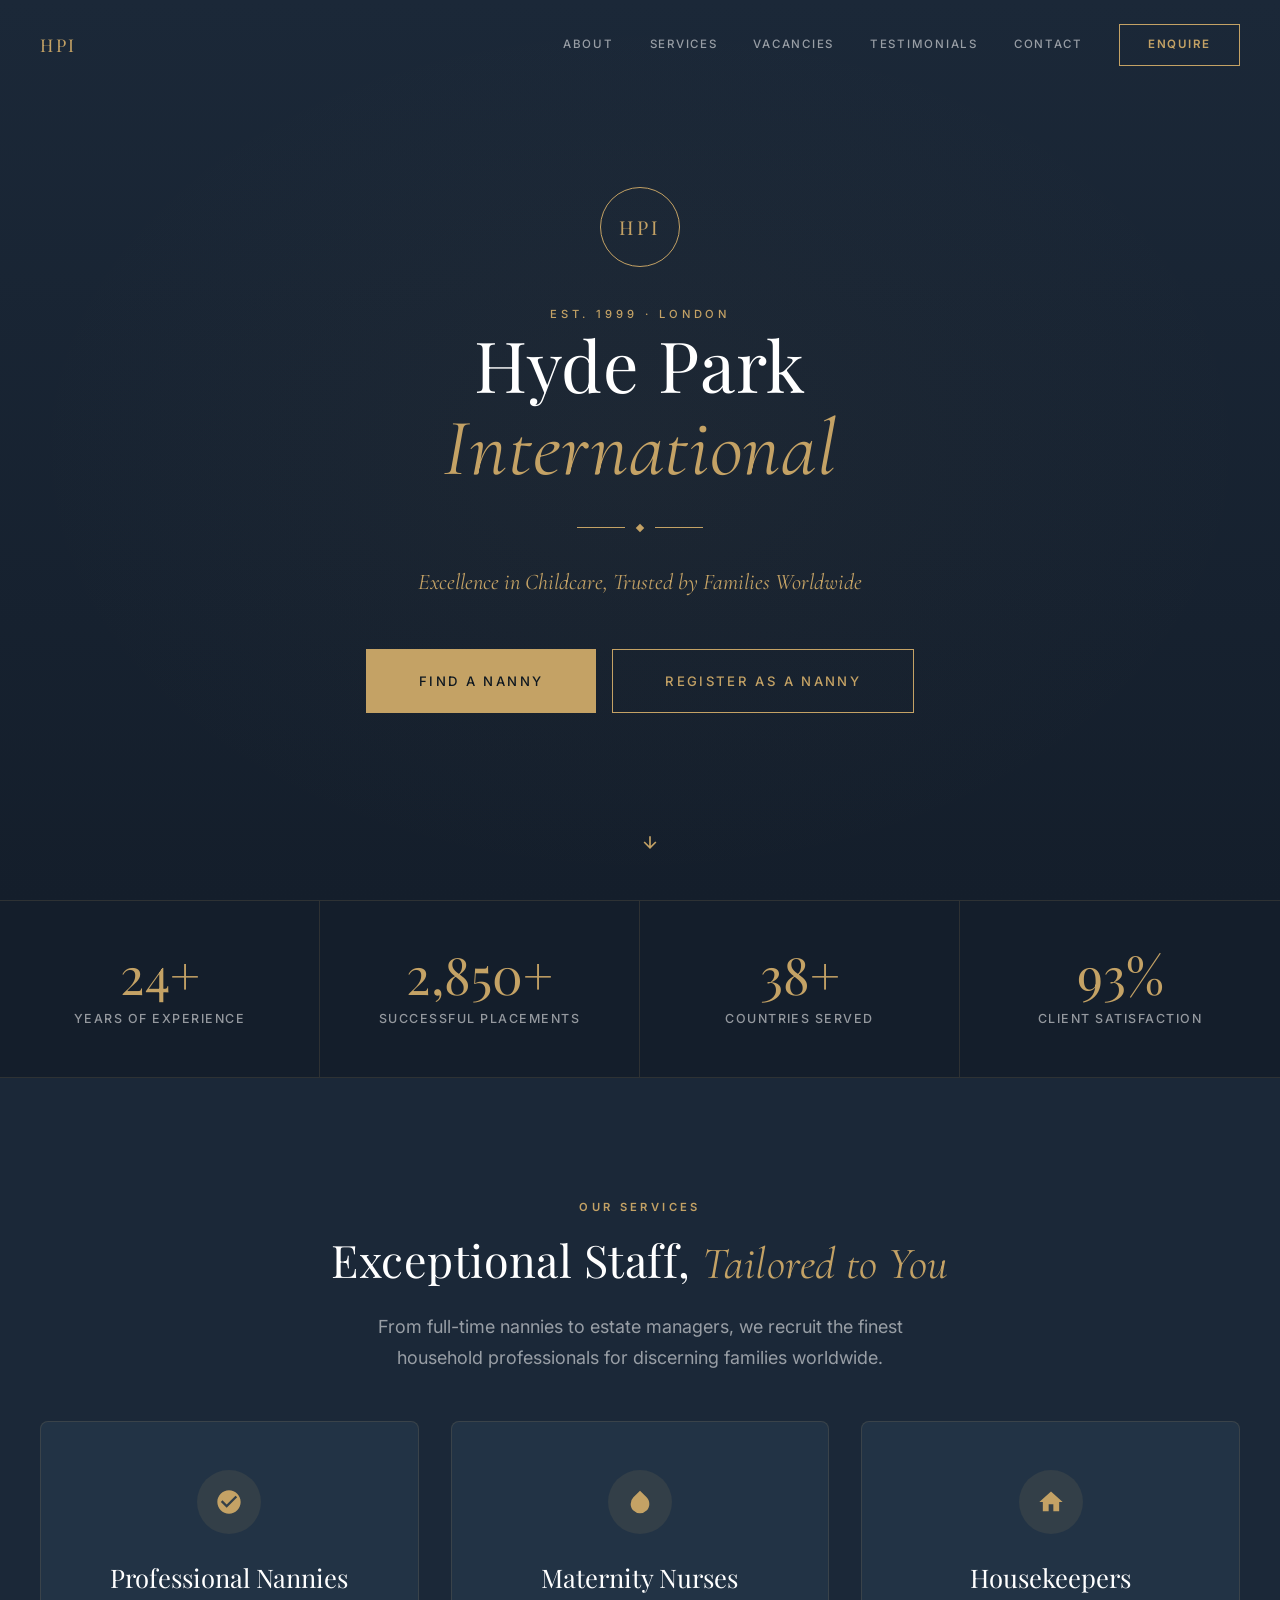
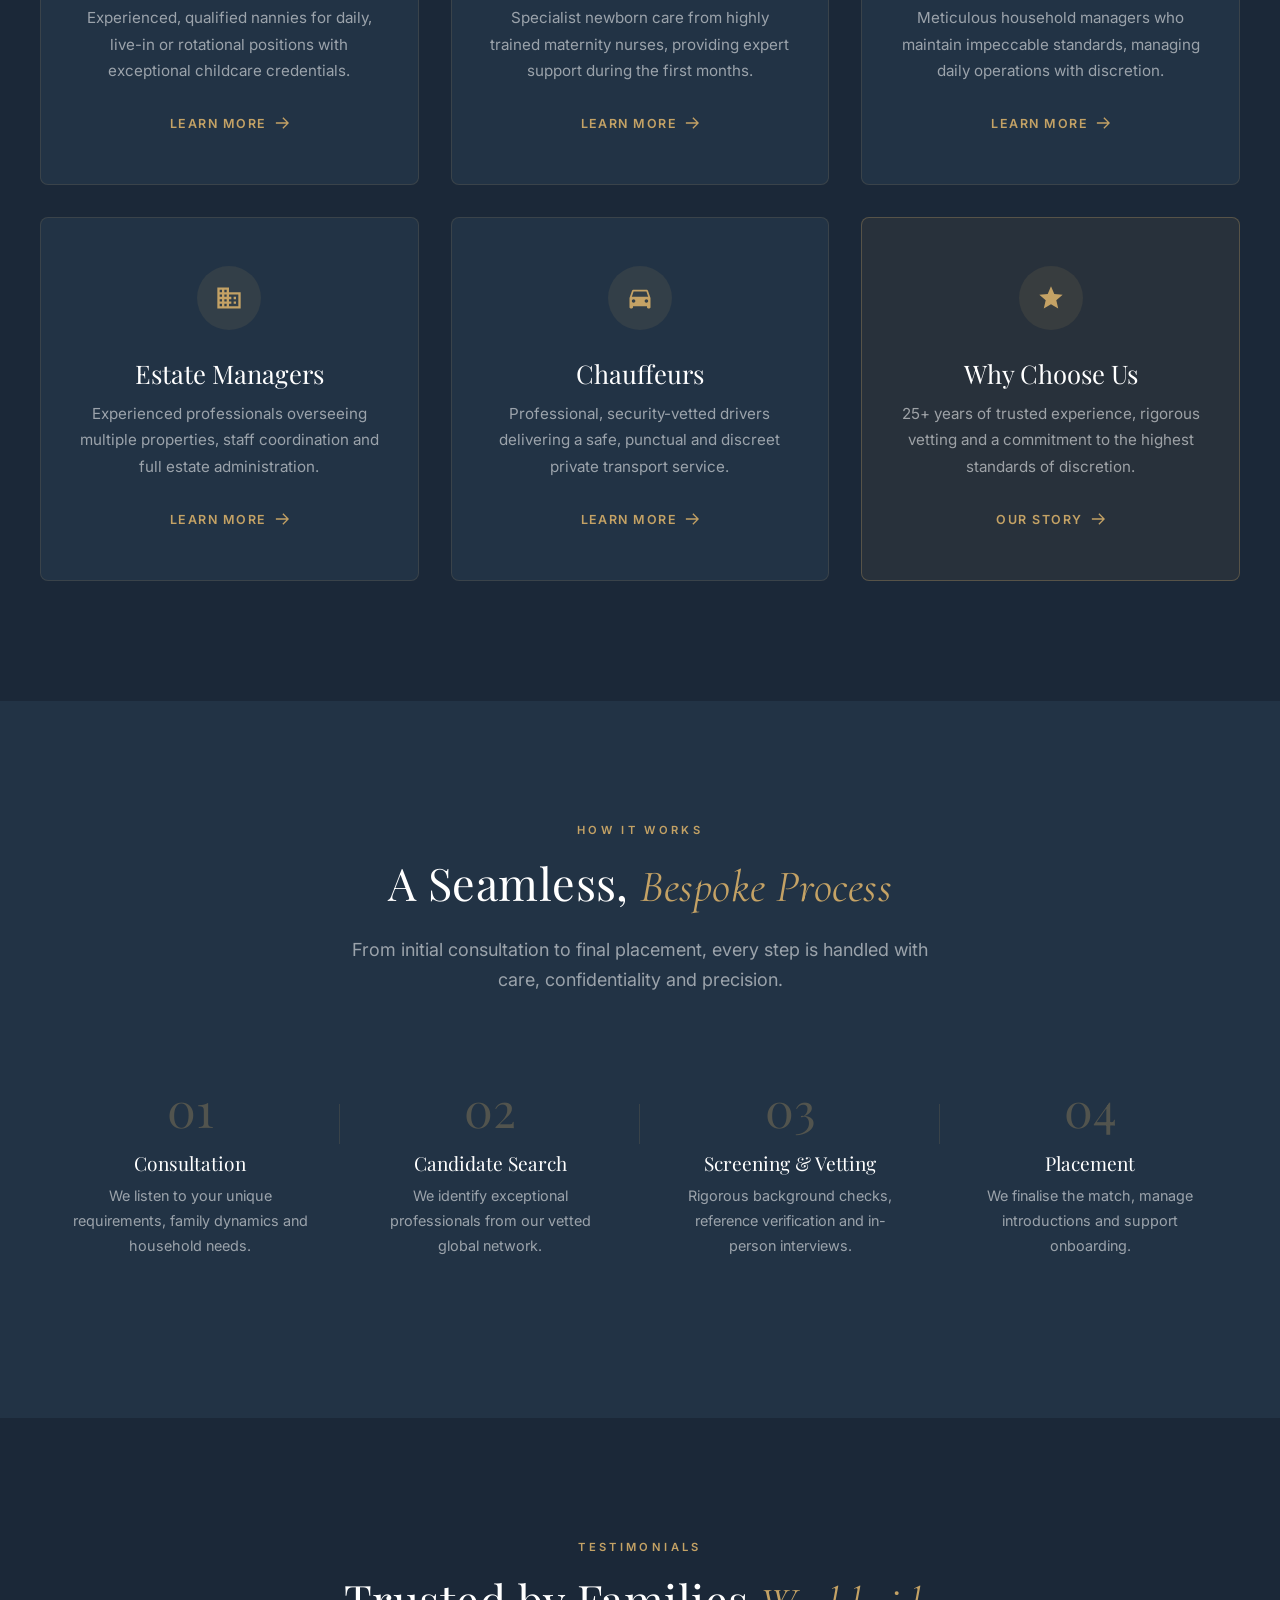
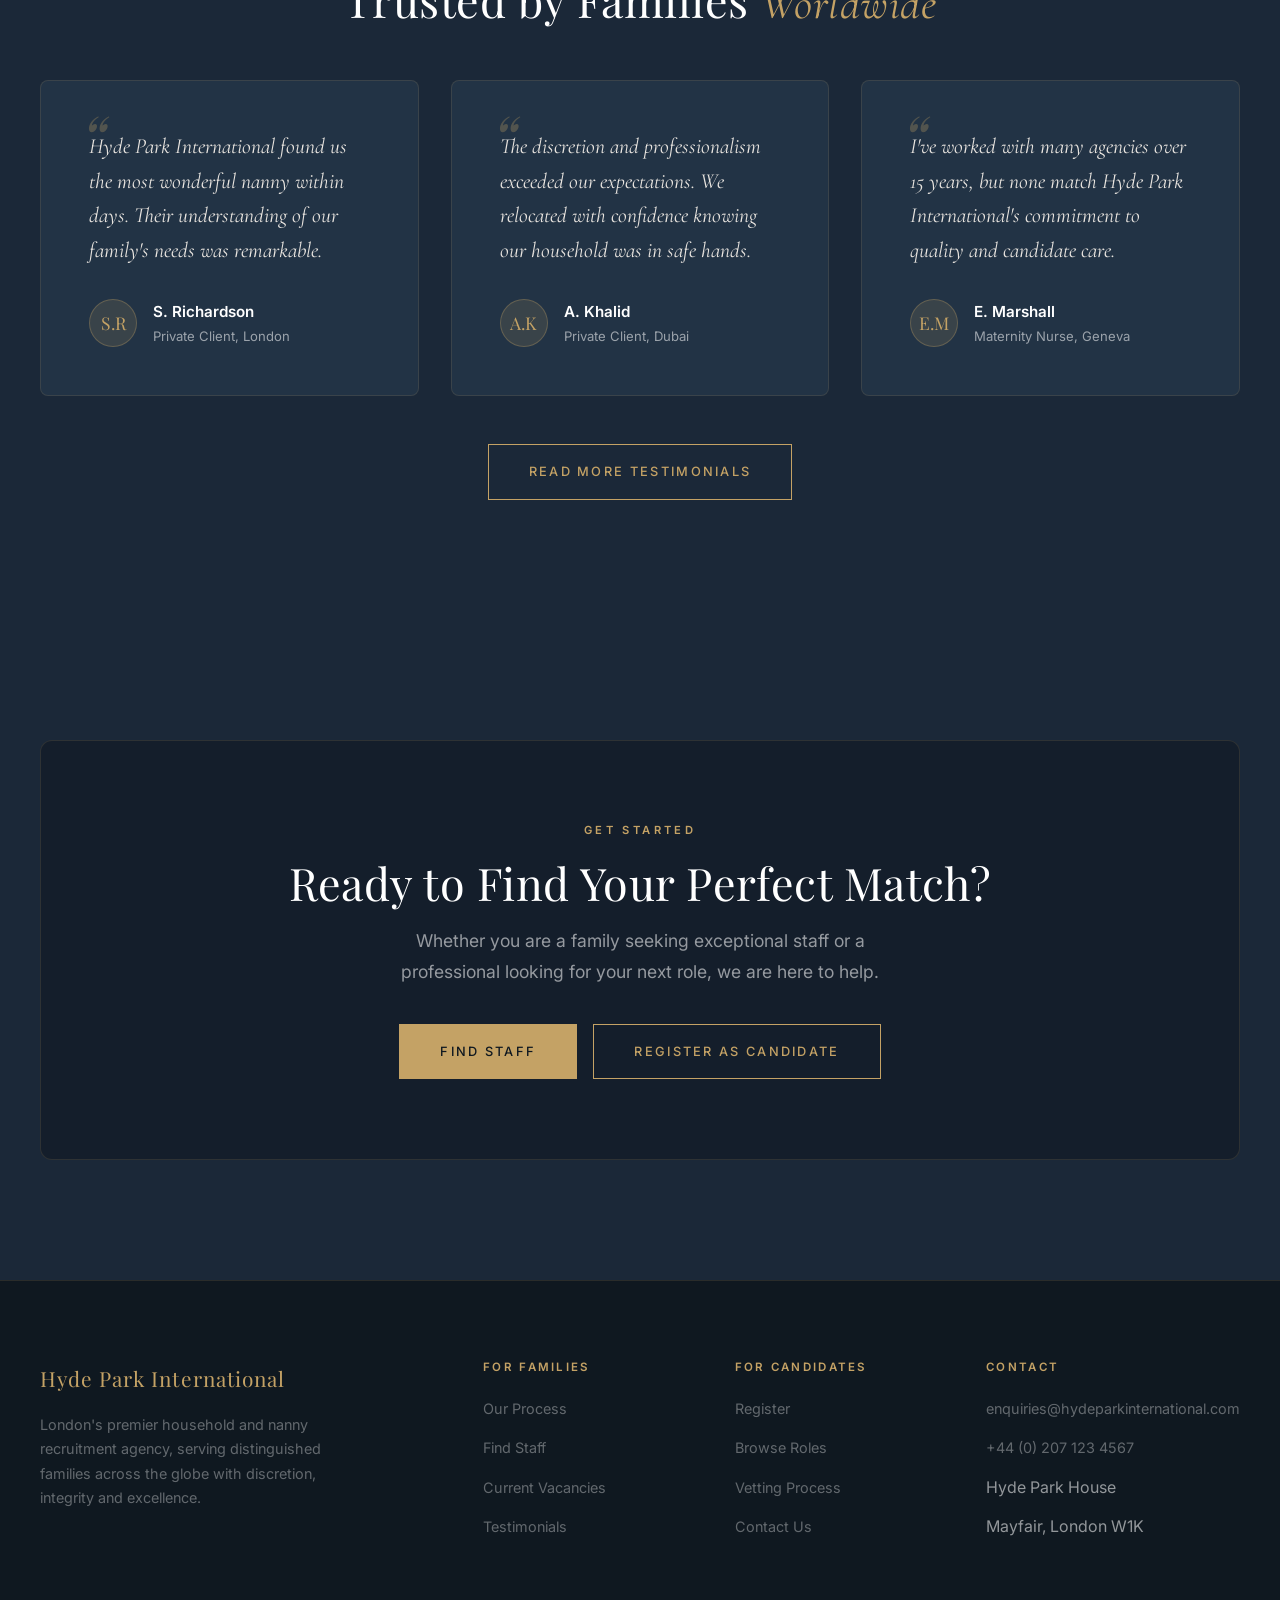
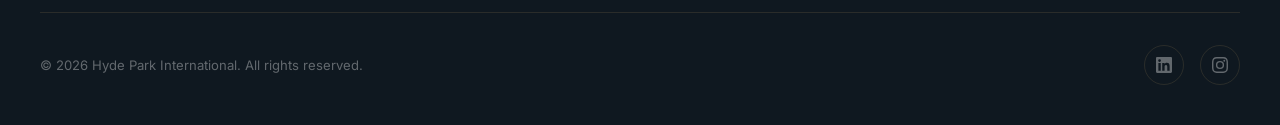
<file: index.html>
<!DOCTYPE html>
<html lang="en">
<head>
  <meta charset="UTF-8">
  <meta name="viewport" content="width=device-width, initial-scale=1.0">
  <title>Hyde Park International — Trusted Household & Nanny Placements Worldwide</title>
  <meta name="description" content="Hyde Park International is a prestigious London-based nanny and household staff recruitment agency, providing discreet placements to high-net-worth families worldwide.">
  <link rel="preconnect" href="https://fonts.googleapis.com">
  <link rel="preconnect" href="https://fonts.gstatic.com" crossorigin>
  <link href="https://fonts.googleapis.com/css2?family=Cormorant+Garamond:ital,wght@0,400;0,500;1,400;1,500&family=Inter:wght@300;400;500;600;700&family=Playfair+Display:ital,wght@0,400;0,500;0,600;0,700;1,400&display=swap" rel="stylesheet">
  <link rel="stylesheet" href="css/style.css">
</head>
<body>

  <!-- ========== NAVIGATION ========== -->
  <nav class="nav" id="nav">
    <div class="nav__inner">
      <a href="index.html" class="nav__logo">HPI</a>
      <div class="nav__links">
        <a href="about.html" class="nav__link">About</a>
        <a href="families.html" class="nav__link">Services</a>
        <a href="vacancies.html" class="nav__link">Vacancies</a>
        <a href="testimonials.html" class="nav__link">Testimonials</a>
        <a href="contact.html" class="nav__link">Contact</a>
        <a href="#enquiry-modal" class="nav__cta" data-modal="enquiry">Enquire</a>
      </div>
      <button class="nav__hamburger" id="hamburger" aria-label="Toggle menu">
        <span></span>
        <span></span>
        <span></span>
      </button>
    </div>
  </nav>

  <!-- Mobile Nav -->
  <div class="nav__mobile" id="mobileNav">
    <a href="about.html">About</a>
    <a href="families.html">Services</a>
    <a href="vacancies.html">Vacancies</a>
    <a href="candidates.html">Candidates</a>
    <a href="testimonials.html">Testimonials</a>
    <a href="contact.html">Contact</a>
    <a href="#enquiry-modal" class="btn btn--gold btn--sm" data-modal="enquiry">Enquire</a>
  </div>

  <!-- ========== HERO ========== -->
  <section class="hero">
    <div class="hero__bg"></div>
    <div class="hero__content">

      <!-- Monogram -->
      <div class="hero__monogram">
        <span>HPI</span>
      </div>

      <span class="hero__label">Est. 1999 &middot; London</span>

      <h1>Hyde Park<em>International</em></h1>

      <!-- Decorative divider -->
      <div class="hero__divider">
        <div class="hero__divider-line"></div>
        <div class="hero__divider-dot"></div>
        <div class="hero__divider-line"></div>
      </div>

      <p class="hero__subtitle">Excellence in Childcare, Trusted by Families Worldwide</p>

      <div class="btn-group">
        <a href="families.html" class="btn btn--primary btn--lg">Find a Nanny</a>
        <a href="candidates.html" class="btn btn--secondary btn--lg">Register as a Nanny</a>
      </div>
    </div>

    <!-- Scroll indicator -->
    <div class="hero__scroll">
      <svg viewBox="0 0 24 24"><path d="M12 5v14M5 12l7 7 7-7"/></svg>
    </div>
  </section>

  <!-- ========== STATS BAR ========== -->
  <div class="stats reveal">
    <div class="stat">
      <div class="stat__number">25+</div>
      <div class="stat__label">Years of Experience</div>
    </div>
    <div class="stat">
      <div class="stat__number">3,000+</div>
      <div class="stat__label">Successful Placements</div>
    </div>
    <div class="stat">
      <div class="stat__number">40+</div>
      <div class="stat__label">Countries Served</div>
    </div>
    <div class="stat">
      <div class="stat__number">98%</div>
      <div class="stat__label">Client Satisfaction</div>
    </div>
  </div>

  <!-- ========== SERVICES ========== -->
  <section class="section" id="services">
    <div class="container text-center">
      <span class="section-label reveal">Our Services</span>
      <h2 class="reveal">Exceptional Staff, <em class="text-accent">Tailored to You</em></h2>
      <p class="section-subtitle mx-auto reveal">From full-time nannies to estate managers, we recruit the finest household professionals for discerning families worldwide.</p>
    </div>
    <div class="container mt-48">
      <div class="grid grid--3">

        <div class="service-card reveal reveal-delay-1">
          <div class="service-card__icon">
            <svg viewBox="0 0 24 24"><path d="M12 2C6.48 2 2 6.48 2 12s4.48 10 10 10 10-4.48 10-10S17.52 2 12 2zm-2 15l-5-5 1.41-1.41L10 14.17l7.59-7.59L19 8l-9 9z"/></svg>
          </div>
          <h3>Professional Nannies</h3>
          <p>Experienced, qualified nannies for daily, live-in or rotational positions with exceptional childcare credentials.</p>
          <a href="families.html" class="service-card__link">
            Learn More
            <svg viewBox="0 0 16 16"><path d="M1 8h14M9 2l6 6-6 6" fill="none" stroke="currentColor" stroke-width="1.5"/></svg>
          </a>
        </div>

        <div class="service-card reveal reveal-delay-2">
          <div class="service-card__icon">
            <svg viewBox="0 0 24 24"><path d="M17.66 8L12 2.35 6.34 8A8.02 8.02 0 004 13.64c0 2 .78 4.11 2.34 5.67a7.99 7.99 0 0011.32 0c1.56-1.56 2.34-3.67 2.34-5.67S19.22 9.56 17.66 8z"/></svg>
          </div>
          <h3>Maternity Nurses</h3>
          <p>Specialist newborn care from highly trained maternity nurses, providing expert support during the first months.</p>
          <a href="families.html" class="service-card__link">
            Learn More
            <svg viewBox="0 0 16 16"><path d="M1 8h14M9 2l6 6-6 6" fill="none" stroke="currentColor" stroke-width="1.5"/></svg>
          </a>
        </div>

        <div class="service-card reveal reveal-delay-3">
          <div class="service-card__icon">
            <svg viewBox="0 0 24 24"><path d="M10 20v-6h4v6h5v-8h3L12 3 2 12h3v8z"/></svg>
          </div>
          <h3>Housekeepers</h3>
          <p>Meticulous household managers who maintain impeccable standards, managing daily operations with discretion.</p>
          <a href="families.html" class="service-card__link">
            Learn More
            <svg viewBox="0 0 16 16"><path d="M1 8h14M9 2l6 6-6 6" fill="none" stroke="currentColor" stroke-width="1.5"/></svg>
          </a>
        </div>

        <div class="service-card reveal reveal-delay-1">
          <div class="service-card__icon">
            <svg viewBox="0 0 24 24"><path d="M12 7V3H2v18h20V7H12zM6 19H4v-2h2v2zm0-4H4v-2h2v2zm0-4H4V9h2v2zm0-4H4V5h2v2zm4 12H8v-2h2v2zm0-4H8v-2h2v2zm0-4H8V9h2v2zm0-4H8V5h2v2zm10 12h-8v-2h2v-2h-2v-2h2v-2h-2V9h8v10zm-2-8h-2v2h2v-2zm0 4h-2v2h2v-2z"/></svg>
          </div>
          <h3>Estate Managers</h3>
          <p>Experienced professionals overseeing multiple properties, staff coordination and full estate administration.</p>
          <a href="families.html" class="service-card__link">
            Learn More
            <svg viewBox="0 0 16 16"><path d="M1 8h14M9 2l6 6-6 6" fill="none" stroke="currentColor" stroke-width="1.5"/></svg>
          </a>
        </div>

        <div class="service-card reveal reveal-delay-2">
          <div class="service-card__icon">
            <svg viewBox="0 0 24 24"><path d="M18.92 6.01C18.72 5.42 18.16 5 17.5 5h-11c-.66 0-1.21.42-1.42 1.01L3 12v8c0 .55.45 1 1 1h1c.55 0 1-.45 1-1v-1h12v1c0 .55.45 1 1 1h1c.55 0 1-.45 1-1v-8l-2.08-5.99zM6.5 16c-.83 0-1.5-.67-1.5-1.5S5.67 13 6.5 13s1.5.67 1.5 1.5S7.33 16 6.5 16zm11 0c-.83 0-1.5-.67-1.5-1.5s.67-1.5 1.5-1.5 1.5.67 1.5 1.5-.67 1.5-1.5 1.5zM5 11l1.5-4.5h11L19 11H5z"/></svg>
          </div>
          <h3>Chauffeurs</h3>
          <p>Professional, security-vetted drivers delivering a safe, punctual and discreet private transport service.</p>
          <a href="families.html" class="service-card__link">
            Learn More
            <svg viewBox="0 0 16 16"><path d="M1 8h14M9 2l6 6-6 6" fill="none" stroke="currentColor" stroke-width="1.5"/></svg>
          </a>
        </div>

        <div class="service-card service-card--highlight reveal reveal-delay-3">
          <div class="service-card__icon">
            <svg viewBox="0 0 24 24"><path d="M12 17.27L18.18 21l-1.64-7.03L22 9.24l-7.19-.61L12 2 9.19 8.63 2 9.24l5.46 4.73L5.82 21z"/></svg>
          </div>
          <h3>Why Choose Us</h3>
          <p>25+ years of trusted experience, rigorous vetting and a commitment to the highest standards of discretion.</p>
          <a href="about.html" class="service-card__link">
            Our Story
            <svg viewBox="0 0 16 16"><path d="M1 8h14M9 2l6 6-6 6" fill="none" stroke="currentColor" stroke-width="1.5"/></svg>
          </a>
        </div>

      </div>
    </div>
  </section>

  <!-- ========== HOW IT WORKS ========== -->
  <section class="section section--alt">
    <div class="container text-center">
      <span class="section-label reveal">How It Works</span>
      <h2 class="reveal">A Seamless, <em class="text-accent">Bespoke Process</em></h2>
      <p class="section-subtitle mx-auto reveal">From initial consultation to final placement, every step is handled with care, confidentiality and precision.</p>
    </div>
    <div class="container mt-48">
      <div class="process-steps reveal">
        <div class="process-step">
          <h4>Consultation</h4>
          <p>We listen to your unique requirements, family dynamics and household needs.</p>
        </div>
        <div class="process-step">
          <h4>Candidate Search</h4>
          <p>We identify exceptional professionals from our vetted global network.</p>
        </div>
        <div class="process-step">
          <h4>Screening &amp; Vetting</h4>
          <p>Rigorous background checks, reference verification and in-person interviews.</p>
        </div>
        <div class="process-step">
          <h4>Placement</h4>
          <p>We finalise the match, manage introductions and support onboarding.</p>
        </div>
      </div>
    </div>
  </section>

  <!-- ========== TESTIMONIALS PREVIEW ========== -->
  <section class="section">
    <div class="container text-center">
      <span class="section-label reveal">Testimonials</span>
      <h2 class="reveal">Trusted by Families <em class="text-accent">Worldwide</em></h2>
    </div>
    <div class="container mt-48">
      <div class="grid grid--3">
        <div class="testimonial-card reveal reveal-delay-1">
          <div class="testimonial-card__quote">
            Hyde Park International found us the most wonderful nanny within days. Their understanding of our family's needs was remarkable.
          </div>
          <div class="testimonial-card__author">
            <div class="testimonial-card__avatar">S.R</div>
            <div>
              <div class="testimonial-card__name">S. Richardson</div>
              <div class="testimonial-card__role">Private Client, London</div>
            </div>
          </div>
        </div>
        <div class="testimonial-card reveal reveal-delay-2">
          <div class="testimonial-card__quote">
            The discretion and professionalism exceeded our expectations. We relocated with confidence knowing our household was in safe hands.
          </div>
          <div class="testimonial-card__author">
            <div class="testimonial-card__avatar">A.K</div>
            <div>
              <div class="testimonial-card__name">A. Khalid</div>
              <div class="testimonial-card__role">Private Client, Dubai</div>
            </div>
          </div>
        </div>
        <div class="testimonial-card reveal reveal-delay-3">
          <div class="testimonial-card__quote">
            I've worked with many agencies over 15 years, but none match Hyde Park International's commitment to quality and candidate care.
          </div>
          <div class="testimonial-card__author">
            <div class="testimonial-card__avatar">E.M</div>
            <div>
              <div class="testimonial-card__name">E. Marshall</div>
              <div class="testimonial-card__role">Maternity Nurse, Geneva</div>
            </div>
          </div>
        </div>
      </div>
      <div class="text-center mt-48 reveal">
        <a href="testimonials.html" class="btn btn--outline">Read More Testimonials</a>
      </div>
    </div>
  </section>

  <!-- ========== CTA BANNER ========== -->
  <section class="section">
    <div class="container">
      <div class="cta-banner reveal">
        <span class="section-label">Get Started</span>
        <h2>Ready to Find Your Perfect Match?</h2>
        <p>Whether you are a family seeking exceptional staff or a professional looking for your next role, we are here to help.</p>
        <div class="btn-group" style="justify-content: center;">
          <a href="families.html" class="btn btn--gold">Find Staff</a>
          <a href="candidates.html" class="btn btn--secondary">Register as Candidate</a>
        </div>
      </div>
    </div>
  </section>

  <!-- ========== FOOTER ========== -->
  <footer class="footer">
    <div class="container">
      <div class="footer__grid">
        <div>
          <div class="footer__brand">Hyde Park <span>International</span></div>
          <p class="footer__desc">London's premier household and nanny recruitment agency, serving distinguished families across the globe with discretion, integrity and excellence.</p>
        </div>
        <div>
          <h5>For Families</h5>
          <ul class="footer__links">
            <li><a href="families.html">Our Process</a></li>
            <li><a href="families.html">Find Staff</a></li>
            <li><a href="vacancies.html">Current Vacancies</a></li>
            <li><a href="testimonials.html">Testimonials</a></li>
          </ul>
        </div>
        <div>
          <h5>For Candidates</h5>
          <ul class="footer__links">
            <li><a href="candidates.html">Register</a></li>
            <li><a href="vacancies.html">Browse Roles</a></li>
            <li><a href="candidates.html#vetting">Vetting Process</a></li>
            <li><a href="contact.html">Contact Us</a></li>
          </ul>
        </div>
        <div>
          <h5>Contact</h5>
          <ul class="footer__links">
            <li><a href="mailto:enquiries@hydeparkinternational.com">enquiries@hydeparkinternational.com</a></li>
            <li><a href="tel:+442071234567">+44 (0) 207 123 4567</a></li>
            <li>Hyde Park House</li>
            <li>Mayfair, London W1K</li>
          </ul>
        </div>
      </div>
      <div class="footer__bottom">
        <span>&copy; 2026 Hyde Park International. All rights reserved.</span>
        <div class="footer__social">
          <a href="#" aria-label="LinkedIn">
            <svg viewBox="0 0 24 24"><path d="M20.447 20.452h-3.554v-5.569c0-1.328-.027-3.037-1.852-3.037-1.853 0-2.136 1.445-2.136 2.939v5.667H9.351V9h3.414v1.561h.046c.477-.9 1.637-1.85 3.37-1.85 3.601 0 4.267 2.37 4.267 5.455v6.286zM5.337 7.433a2.062 2.062 0 01-2.063-2.065 2.064 2.064 0 112.063 2.065zm1.782 13.019H3.555V9h3.564v11.452zM22.225 0H1.771C.792 0 0 .774 0 1.729v20.542C0 23.227.792 24 1.771 24h20.451C23.2 24 24 23.227 24 22.271V1.729C24 .774 23.2 0 22.222 0h.003z"/></svg>
          </a>
          <a href="#" aria-label="Instagram">
            <svg viewBox="0 0 24 24"><path d="M12 2.163c3.204 0 3.584.012 4.85.07 3.252.148 4.771 1.691 4.919 4.919.058 1.265.069 1.645.069 4.849 0 3.205-.012 3.584-.069 4.849-.149 3.225-1.664 4.771-4.919 4.919-1.266.058-1.644.07-4.85.07-3.204 0-3.584-.012-4.849-.07-3.26-.149-4.771-1.699-4.919-4.92-.058-1.265-.07-1.644-.07-4.849 0-3.204.013-3.583.07-4.849.149-3.227 1.664-4.771 4.919-4.919 1.266-.057 1.645-.069 4.849-.069zM12 0C8.741 0 8.333.014 7.053.072 2.695.272.273 2.69.073 7.052.014 8.333 0 8.741 0 12c0 3.259.014 3.668.072 4.948.2 4.358 2.618 6.78 6.98 6.98C8.333 23.986 8.741 24 12 24c3.259 0 3.668-.014 4.948-.072 4.354-.2 6.782-2.618 6.979-6.98.059-1.28.073-1.689.073-4.948 0-3.259-.014-3.667-.072-4.947-.196-4.354-2.617-6.78-6.979-6.98C15.668.014 15.259 0 12 0zm0 5.838a6.162 6.162 0 100 12.324 6.162 6.162 0 000-12.324zM12 16a4 4 0 110-8 4 4 0 010 8zm6.406-11.845a1.44 1.44 0 100 2.881 1.44 1.44 0 000-2.881z"/></svg>
          </a>
        </div>
      </div>
    </div>
  </footer>

  <!-- ========== FLOATING CTA ========== -->
  <div class="floating-cta" id="floatingCta">
    <button class="floating-cta__btn" data-modal="enquiry">
      <svg viewBox="0 0 24 24"><path d="M20 4H4c-1.1 0-1.99.9-1.99 2L2 18c0 1.1.9 2 2 2h16c1.1 0 2-.9 2-2V6c0-1.1-.9-2-2-2zm0 4l-8 5-8-5V6l8 5 8-5v2z"/></svg>
      Enquire Now
    </button>
  </div>

  <!-- ========== ENQUIRY MODAL ========== -->
  <div class="modal-overlay" id="enquiryModal">
    <div class="modal" role="dialog" aria-modal="true">
      <button class="modal__close" data-close-modal aria-label="Close">
        <svg viewBox="0 0 14 14"><path d="M1 1l12 12M13 1L1 13" stroke="currentColor" stroke-width="1.5" fill="none"/></svg>
      </button>
      <span class="section-label">Quick Enquiry</span>
      <h3>Get in Touch</h3>
      <p>Tell us what you&rsquo;re looking for and we&rsquo;ll respond within 24 hours.</p>
      <form id="enquiryForm" novalidate>
        <div class="form-row">
          <div class="form-group">
            <label for="eq-name">Full Name</label>
            <input type="text" id="eq-name" name="name" required placeholder="Your name">
          </div>
          <div class="form-group">
            <label for="eq-email">Email</label>
            <input type="email" id="eq-email" name="email" required placeholder="you@example.com">
          </div>
        </div>
        <div class="form-group">
          <label for="eq-type">I am a...</label>
          <select id="eq-type" name="type" required>
            <option value="" disabled selected>Select one</option>
            <option value="family">Family looking for staff</option>
            <option value="candidate">Candidate seeking a role</option>
          </select>
        </div>
        <div class="form-group">
          <label for="eq-message">Message</label>
          <textarea id="eq-message" name="message" rows="4" placeholder="Tell us about your requirements..."></textarea>
        </div>
        <button type="submit" class="btn btn--primary" style="width:100%;">Send Enquiry</button>
      </form>
    </div>
  </div>

  <script src="js/main.js"></script>
</body>
</html>
</file>
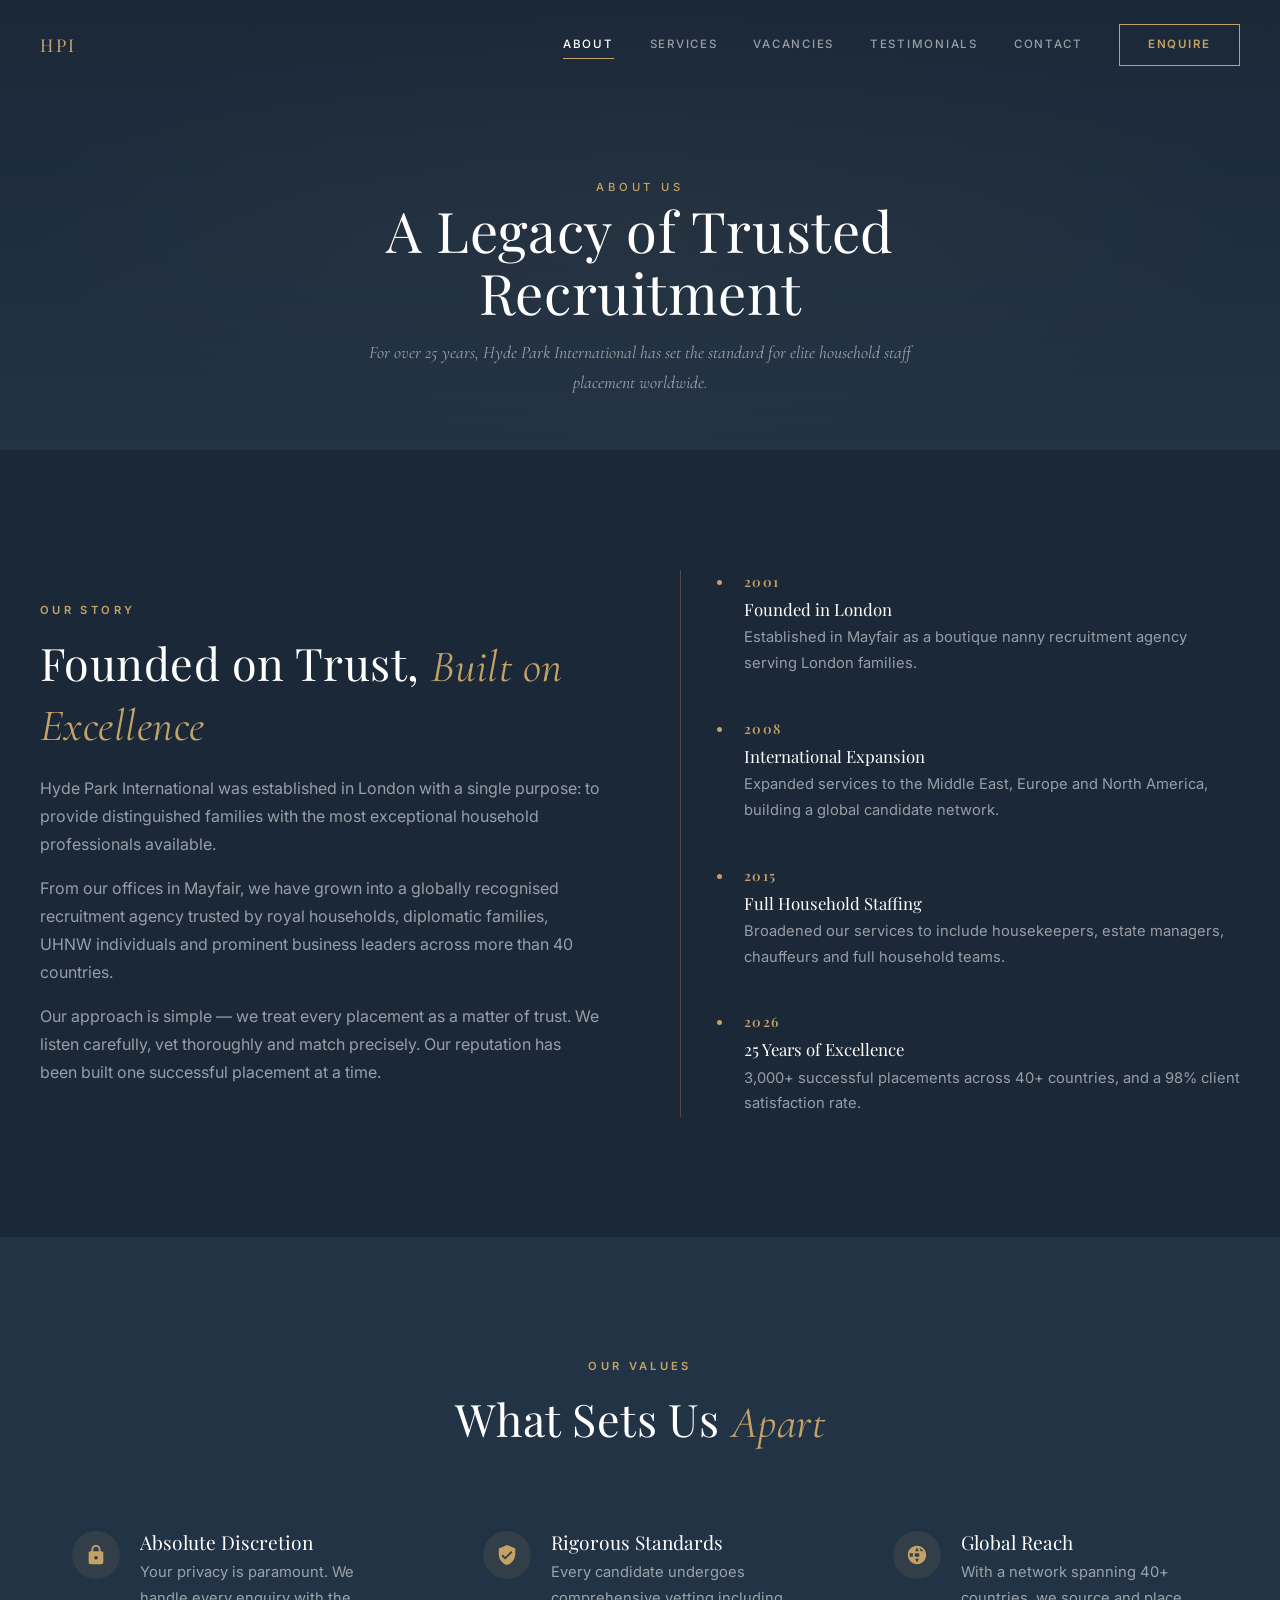
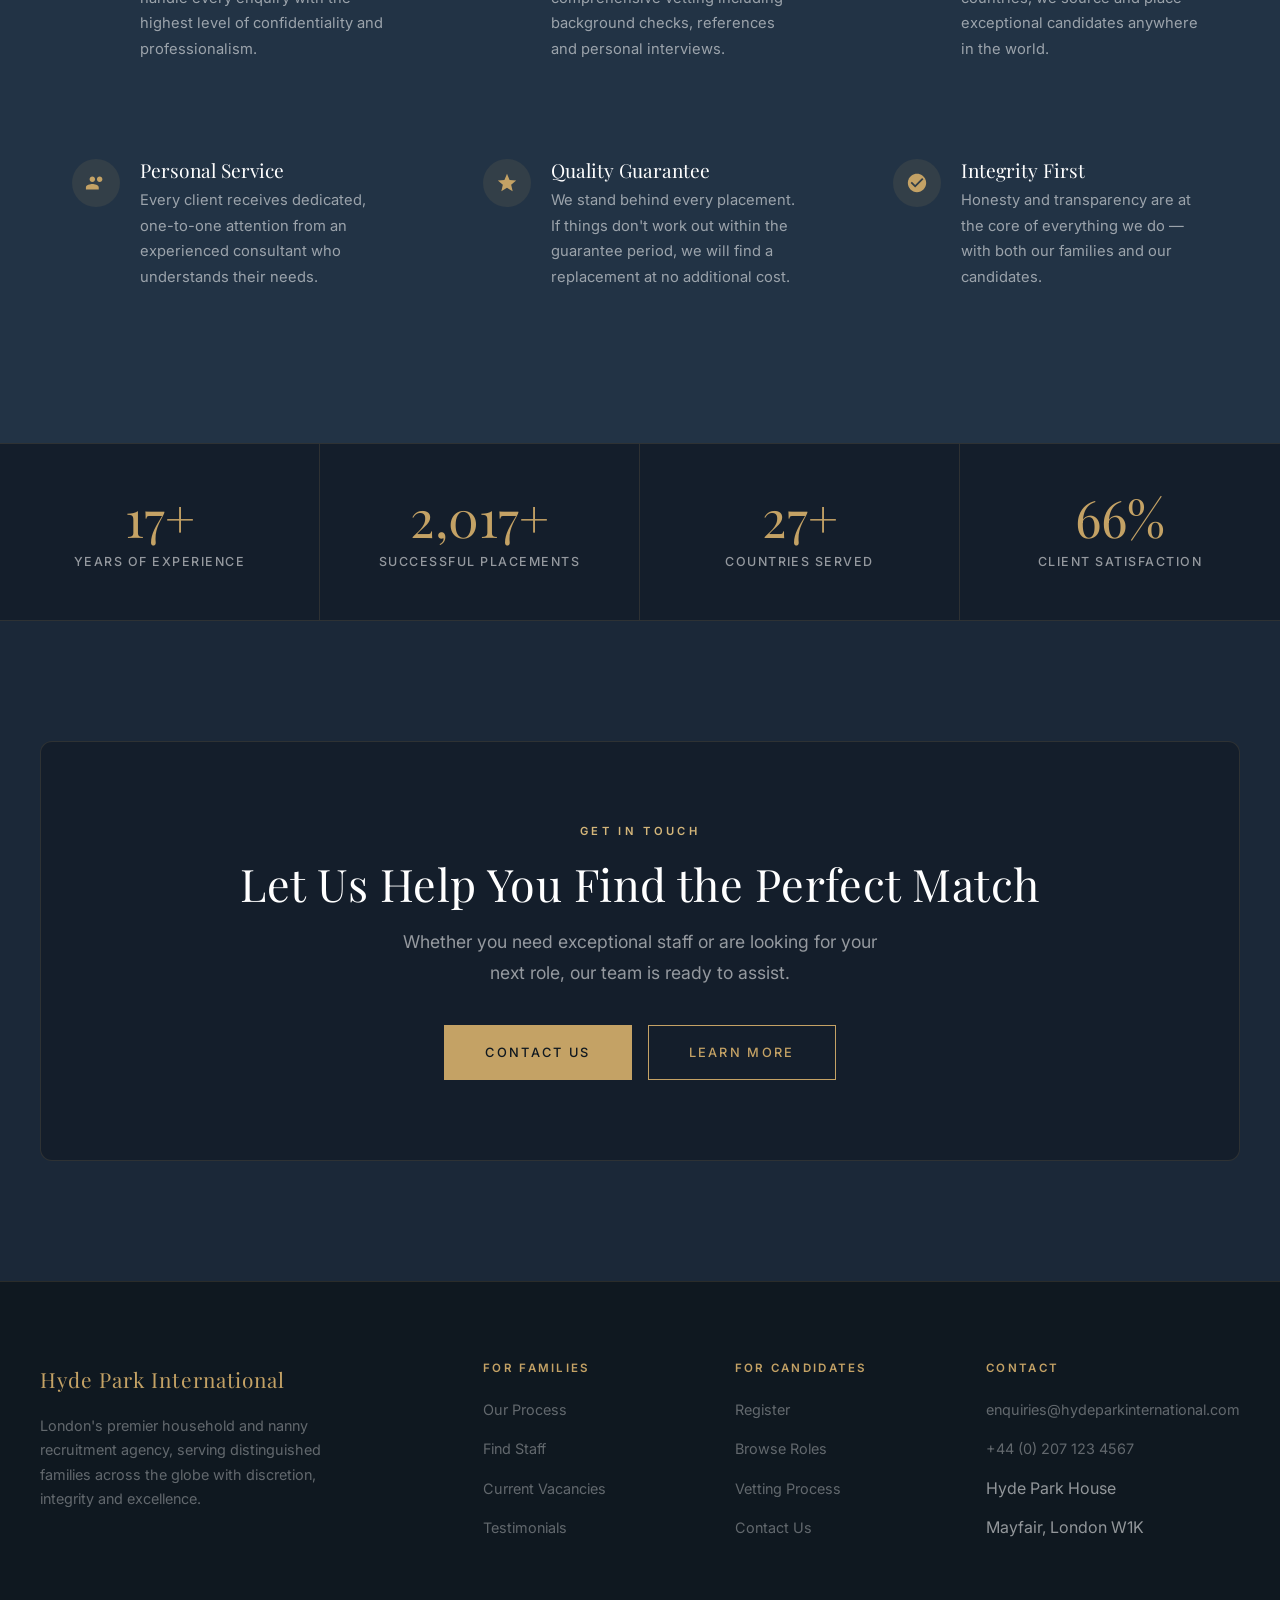
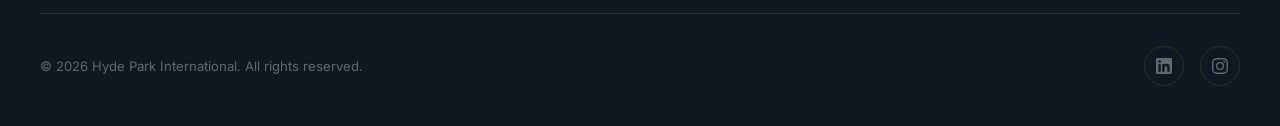
<file: about.html>
<!DOCTYPE html>
<html lang="en">
<head>
  <meta charset="UTF-8">
  <meta name="viewport" content="width=device-width, initial-scale=1.0">
  <title>About — Hyde Park International</title>
  <meta name="description" content="Learn about Hyde Park International, London's leading nanny and household staff recruitment agency with over 25 years of trusted service.">
  <link rel="preconnect" href="https://fonts.googleapis.com">
  <link rel="preconnect" href="https://fonts.gstatic.com" crossorigin>
  <link href="https://fonts.googleapis.com/css2?family=Cormorant+Garamond:ital,wght@0,400;0,500;1,400;1,500&family=Inter:wght@300;400;500;600;700&family=Playfair+Display:ital,wght@0,400;0,500;0,600;0,700;1,400&display=swap" rel="stylesheet">
  <link rel="stylesheet" href="css/style.css">
</head>
<body>

  <!-- ========== NAVIGATION ========== -->
  <nav class="nav" id="nav">
    <div class="nav__inner">
      <a href="index.html" class="nav__logo">HPI</a>
      <div class="nav__links">
        <a href="about.html" class="nav__link active">About</a>
        <a href="families.html" class="nav__link">Services</a>
        <a href="vacancies.html" class="nav__link">Vacancies</a>
        <a href="testimonials.html" class="nav__link">Testimonials</a>
        <a href="contact.html" class="nav__link">Contact</a>
        <a href="#enquiry-modal" class="nav__cta" data-modal="enquiry">Enquire</a>
      </div>
      <button class="nav__hamburger" id="hamburger" aria-label="Toggle menu">
        <span></span><span></span><span></span>
      </button>
    </div>
  </nav>
  <div class="nav__mobile" id="mobileNav">
    <a href="about.html">About</a>
    <a href="families.html">Services</a>
    <a href="vacancies.html">Vacancies</a>
    <a href="candidates.html">Candidates</a>
    <a href="testimonials.html">Testimonials</a>
    <a href="contact.html">Contact</a>
    <a href="#enquiry-modal" class="btn btn--gold btn--sm" data-modal="enquiry">Enquire</a>
  </div>

  <!-- ========== HERO ========== -->
  <section class="hero hero--inner">
    <div class="hero__bg"></div>
    <div class="hero__content">
      <span class="hero__label">About Us</span>
      <h1>A Legacy of Trusted Recruitment</h1>
      <p class="hero__subtitle">For over 25 years, Hyde Park International has set the standard for elite household staff placement worldwide.</p>
    </div>
  </section>

  <!-- ========== OUR STORY ========== -->
  <section class="section">
    <div class="container">
      <div class="grid grid--2" style="align-items: center; gap: 80px;">
        <div class="reveal">
          <span class="section-label">Our Story</span>
          <h2>Founded on Trust, <em class="text-accent">Built on Excellence</em></h2>
          <p style="margin-top: 20px;">Hyde Park International was established in London with a single purpose: to provide distinguished families with the most exceptional household professionals available.</p>
          <p style="margin-top: 16px;">From our offices in Mayfair, we have grown into a globally recognised recruitment agency trusted by royal households, diplomatic families, UHNW individuals and prominent business leaders across more than 40 countries.</p>
          <p style="margin-top: 16px;">Our approach is simple — we treat every placement as a matter of trust. We listen carefully, vet thoroughly and match precisely. Our reputation has been built one successful placement at a time.</p>
        </div>
        <div class="reveal reveal-delay-2">
          <div class="timeline">
            <div class="timeline__item">
              <div class="timeline__year">2001</div>
              <h4>Founded in London</h4>
              <p>Established in Mayfair as a boutique nanny recruitment agency serving London families.</p>
            </div>
            <div class="timeline__item">
              <div class="timeline__year">2008</div>
              <h4>International Expansion</h4>
              <p>Expanded services to the Middle East, Europe and North America, building a global candidate network.</p>
            </div>
            <div class="timeline__item">
              <div class="timeline__year">2015</div>
              <h4>Full Household Staffing</h4>
              <p>Broadened our services to include housekeepers, estate managers, chauffeurs and full household teams.</p>
            </div>
            <div class="timeline__item">
              <div class="timeline__year">2026</div>
              <h4>25 Years of Excellence</h4>
              <p>3,000+ successful placements across 40+ countries, and a 98% client satisfaction rate.</p>
            </div>
          </div>
        </div>
      </div>
    </div>
  </section>

  <!-- ========== VALUES ========== -->
  <section class="section section--alt">
    <div class="container text-center">
      <span class="section-label reveal">Our Values</span>
      <h2 class="reveal">What Sets Us <em class="text-accent">Apart</em></h2>
    </div>
    <div class="container mt-48">
      <div class="grid grid--3">
        <div class="feature reveal reveal-delay-1">
          <div class="feature__icon">
            <svg viewBox="0 0 24 24"><path d="M18 8h-1V6c0-2.76-2.24-5-5-5S7 3.24 7 6v2H6c-1.1 0-2 .9-2 2v10c0 1.1.9 2 2 2h12c1.1 0 2-.9 2-2V10c0-1.1-.9-2-2-2zm-6 9c-1.1 0-2-.9-2-2s.9-2 2-2 2 .9 2 2-.9 2-2 2zm3.1-9H8.9V6c0-1.71 1.39-3.1 3.1-3.1 1.71 0 3.1 1.39 3.1 3.1v2z"/></svg>
          </div>
          <div>
            <h4>Absolute Discretion</h4>
            <p>Your privacy is paramount. We handle every enquiry with the highest level of confidentiality and professionalism.</p>
          </div>
        </div>
        <div class="feature reveal reveal-delay-2">
          <div class="feature__icon">
            <svg viewBox="0 0 24 24"><path d="M12 1L3 5v6c0 5.55 3.84 10.74 9 12 5.16-1.26 9-6.45 9-12V5l-9-4zm-2 16l-4-4 1.41-1.41L10 14.17l6.59-6.59L18 9l-8 8z"/></svg>
          </div>
          <div>
            <h4>Rigorous Standards</h4>
            <p>Every candidate undergoes comprehensive vetting including background checks, references and personal interviews.</p>
          </div>
        </div>
        <div class="feature reveal reveal-delay-3">
          <div class="feature__icon">
            <svg viewBox="0 0 24 24"><path d="M11.99 2C6.47 2 2 6.48 2 12s4.47 10 9.99 10C17.52 22 22 17.52 22 12S17.52 2 11.99 2zm6.93 6h-2.95a15.65 15.65 0 00-1.38-3.56A8.03 8.03 0 0118.92 8zM12 4.04c.83 1.2 1.48 2.53 1.91 3.96h-3.82c.43-1.43 1.08-2.76 1.91-3.96zM4.26 14C4.1 13.36 4 12.69 4 12s.1-1.36.26-2h3.38c-.08.66-.14 1.32-.14 2 0 .68.06 1.34.14 2H4.26zM12 19.96c-.83-1.2-1.48-2.53-1.91-3.96h3.82c-.43 1.43-1.08 2.76-1.91 3.96zM14.34 14H9.66c-.09-.66-.16-1.32-.16-2 0-.68.07-1.35.16-2h4.68c.09.65.16 1.32.16 2 0 .68-.07 1.34-.16 2z"/></svg>
          </div>
          <div>
            <h4>Global Reach</h4>
            <p>With a network spanning 40+ countries, we source and place exceptional candidates anywhere in the world.</p>
          </div>
        </div>
        <div class="feature reveal reveal-delay-1">
          <div class="feature__icon">
            <svg viewBox="0 0 24 24"><path d="M16 11c1.66 0 2.99-1.34 2.99-3S17.66 5 16 5c-1.66 0-3 1.34-3 3s1.34 3 3 3zm-8 0c1.66 0 2.99-1.34 2.99-3S9.66 5 8 5C6.34 5 5 6.34 5 8s1.34 3 3 3zm0 2c-2.33 0-7 1.17-7 3.5V19h14v-2.5c0-2.33-4.67-3.5-7-3.5z"/></svg>
          </div>
          <div>
            <h4>Personal Service</h4>
            <p>Every client receives dedicated, one-to-one attention from an experienced consultant who understands their needs.</p>
          </div>
        </div>
        <div class="feature reveal reveal-delay-2">
          <div class="feature__icon">
            <svg viewBox="0 0 24 24"><path d="M12 17.27L18.18 21l-1.64-7.03L22 9.24l-7.19-.61L12 2 9.19 8.63 2 9.24l5.46 4.73L5.82 21z"/></svg>
          </div>
          <div>
            <h4>Quality Guarantee</h4>
            <p>We stand behind every placement. If things don't work out within the guarantee period, we will find a replacement at no additional cost.</p>
          </div>
        </div>
        <div class="feature reveal reveal-delay-3">
          <div class="feature__icon">
            <svg viewBox="0 0 24 24"><path d="M12 2C6.48 2 2 6.48 2 12s4.48 10 10 10 10-4.48 10-10S17.52 2 12 2zm-2 15l-5-5 1.41-1.41L10 14.17l7.59-7.59L19 8l-9 9z"/></svg>
          </div>
          <div>
            <h4>Integrity First</h4>
            <p>Honesty and transparency are at the core of everything we do — with both our families and our candidates.</p>
          </div>
        </div>
      </div>
    </div>
  </section>

  <!-- ========== STATS BAR ========== -->
  <div class="stats reveal">
    <div class="stat">
      <div class="stat__number">25+</div>
      <div class="stat__label">Years of Experience</div>
    </div>
    <div class="stat">
      <div class="stat__number">3,000+</div>
      <div class="stat__label">Successful Placements</div>
    </div>
    <div class="stat">
      <div class="stat__number">40+</div>
      <div class="stat__label">Countries Served</div>
    </div>
    <div class="stat">
      <div class="stat__number">98%</div>
      <div class="stat__label">Client Satisfaction</div>
    </div>
  </div>

  <!-- ========== CTA ========== -->
  <section class="section">
    <div class="container">
      <div class="cta-banner reveal">
        <span class="section-label" style="color: var(--color-gold-light);">Get In Touch</span>
        <h2>Let Us Help You Find the Perfect Match</h2>
        <p>Whether you need exceptional staff or are looking for your next role, our team is ready to assist.</p>
        <div class="btn-group" style="justify-content: center;">
          <a href="contact.html" class="btn btn--gold">Contact Us</a>
          <a href="families.html" class="btn btn--secondary">Learn More</a>
        </div>
      </div>
    </div>
  </section>

  <!-- ========== FOOTER ========== -->
  <footer class="footer">
    <div class="container">
      <div class="footer__grid">
        <div>
          <div class="footer__brand">Hyde Park <span>International</span></div>
          <p class="footer__desc">London's premier household and nanny recruitment agency, serving distinguished families across the globe with discretion, integrity and excellence.</p>
        </div>
        <div>
          <h5>For Families</h5>
          <ul class="footer__links">
            <li><a href="families.html">Our Process</a></li>
            <li><a href="families.html">Find Staff</a></li>
            <li><a href="vacancies.html">Current Vacancies</a></li>
            <li><a href="testimonials.html">Testimonials</a></li>
          </ul>
        </div>
        <div>
          <h5>For Candidates</h5>
          <ul class="footer__links">
            <li><a href="candidates.html">Register</a></li>
            <li><a href="vacancies.html">Browse Roles</a></li>
            <li><a href="candidates.html#vetting">Vetting Process</a></li>
            <li><a href="contact.html">Contact Us</a></li>
          </ul>
        </div>
        <div>
          <h5>Contact</h5>
          <ul class="footer__links">
            <li><a href="mailto:enquiries@hydeparkinternational.com">enquiries@hydeparkinternational.com</a></li>
            <li><a href="tel:+442071234567">+44 (0) 207 123 4567</a></li>
            <li>Hyde Park House</li>
            <li>Mayfair, London W1K</li>
          </ul>
        </div>
      </div>
      <div class="footer__bottom">
        <span>&copy; 2026 Hyde Park International. All rights reserved.</span>
        <div class="footer__social">
          <a href="#" aria-label="LinkedIn"><svg viewBox="0 0 24 24"><path d="M20.447 20.452h-3.554v-5.569c0-1.328-.027-3.037-1.852-3.037-1.853 0-2.136 1.445-2.136 2.939v5.667H9.351V9h3.414v1.561h.046c.477-.9 1.637-1.85 3.37-1.85 3.601 0 4.267 2.37 4.267 5.455v6.286zM5.337 7.433a2.062 2.062 0 01-2.063-2.065 2.064 2.064 0 112.063 2.065zm1.782 13.019H3.555V9h3.564v11.452zM22.225 0H1.771C.792 0 0 .774 0 1.729v20.542C0 23.227.792 24 1.771 24h20.451C23.2 24 24 23.227 24 22.271V1.729C24 .774 23.2 0 22.222 0h.003z"/></svg></a>
          <a href="#" aria-label="Instagram"><svg viewBox="0 0 24 24"><path d="M12 2.163c3.204 0 3.584.012 4.85.07 3.252.148 4.771 1.691 4.919 4.919.058 1.265.069 1.645.069 4.849 0 3.205-.012 3.584-.069 4.849-.149 3.225-1.664 4.771-4.919 4.919-1.266.058-1.644.07-4.85.07-3.204 0-3.584-.012-4.849-.07-3.26-.149-4.771-1.699-4.919-4.92-.058-1.265-.07-1.644-.07-4.849 0-3.204.013-3.583.07-4.849.149-3.227 1.664-4.771 4.919-4.919 1.266-.057 1.645-.069 4.849-.069zM12 0C8.741 0 8.333.014 7.053.072 2.695.272.273 2.69.073 7.052.014 8.333 0 8.741 0 12c0 3.259.014 3.668.072 4.948.2 4.358 2.618 6.78 6.98 6.98C8.333 23.986 8.741 24 12 24c3.259 0 3.668-.014 4.948-.072 4.354-.2 6.782-2.618 6.979-6.98.059-1.28.073-1.689.073-4.948 0-3.259-.014-3.667-.072-4.947-.196-4.354-2.617-6.78-6.979-6.98C15.668.014 15.259 0 12 0zm0 5.838a6.162 6.162 0 100 12.324 6.162 6.162 0 000-12.324zM12 16a4 4 0 110-8 4 4 0 010 8zm6.406-11.845a1.44 1.44 0 100 2.881 1.44 1.44 0 000-2.881z"/></svg></a>
        </div>
      </div>
    </div>
  </footer>

  <!-- Floating CTA -->
  <div class="floating-cta" id="floatingCta">
    <button class="floating-cta__btn" data-modal="enquiry">
      <svg viewBox="0 0 24 24"><path d="M20 4H4c-1.1 0-1.99.9-1.99 2L2 18c0 1.1.9 2 2 2h16c1.1 0 2-.9 2-2V6c0-1.1-.9-2-2-2zm0 4l-8 5-8-5V6l8 5 8-5v2z"/></svg>
      Enquire Now
    </button>
  </div>

  <!-- Enquiry Modal -->
  <div class="modal-overlay" id="enquiryModal">
    <div class="modal" role="dialog" aria-modal="true">
      <button class="modal__close" data-close-modal aria-label="Close">
        <svg viewBox="0 0 14 14"><path d="M1 1l12 12M13 1L1 13" stroke="currentColor" stroke-width="1.5" fill="none"/></svg>
      </button>
      <span class="section-label">Quick Enquiry</span>
      <h3>Get in Touch</h3>
      <p>Tell us what you&rsquo;re looking for and we&rsquo;ll respond within 24 hours.</p>
      <form id="enquiryForm" novalidate>
        <div class="form-row">
          <div class="form-group">
            <label for="eq-name">Full Name</label>
            <input type="text" id="eq-name" name="name" required placeholder="Your name">
          </div>
          <div class="form-group">
            <label for="eq-email">Email</label>
            <input type="email" id="eq-email" name="email" required placeholder="you@example.com">
          </div>
        </div>
        <div class="form-group">
          <label for="eq-type">I am a...</label>
          <select id="eq-type" name="type" required>
            <option value="" disabled selected>Select one</option>
            <option value="family">Family looking for staff</option>
            <option value="candidate">Candidate seeking a role</option>
          </select>
        </div>
        <div class="form-group">
          <label for="eq-message">Message</label>
          <textarea id="eq-message" name="message" rows="4" placeholder="Tell us about your requirements..."></textarea>
        </div>
        <button type="submit" class="btn btn--primary" style="width:100%;">Send Enquiry</button>
      </form>
    </div>
  </div>

  <script src="js/main.js"></script>
</body>
</html>
</file>
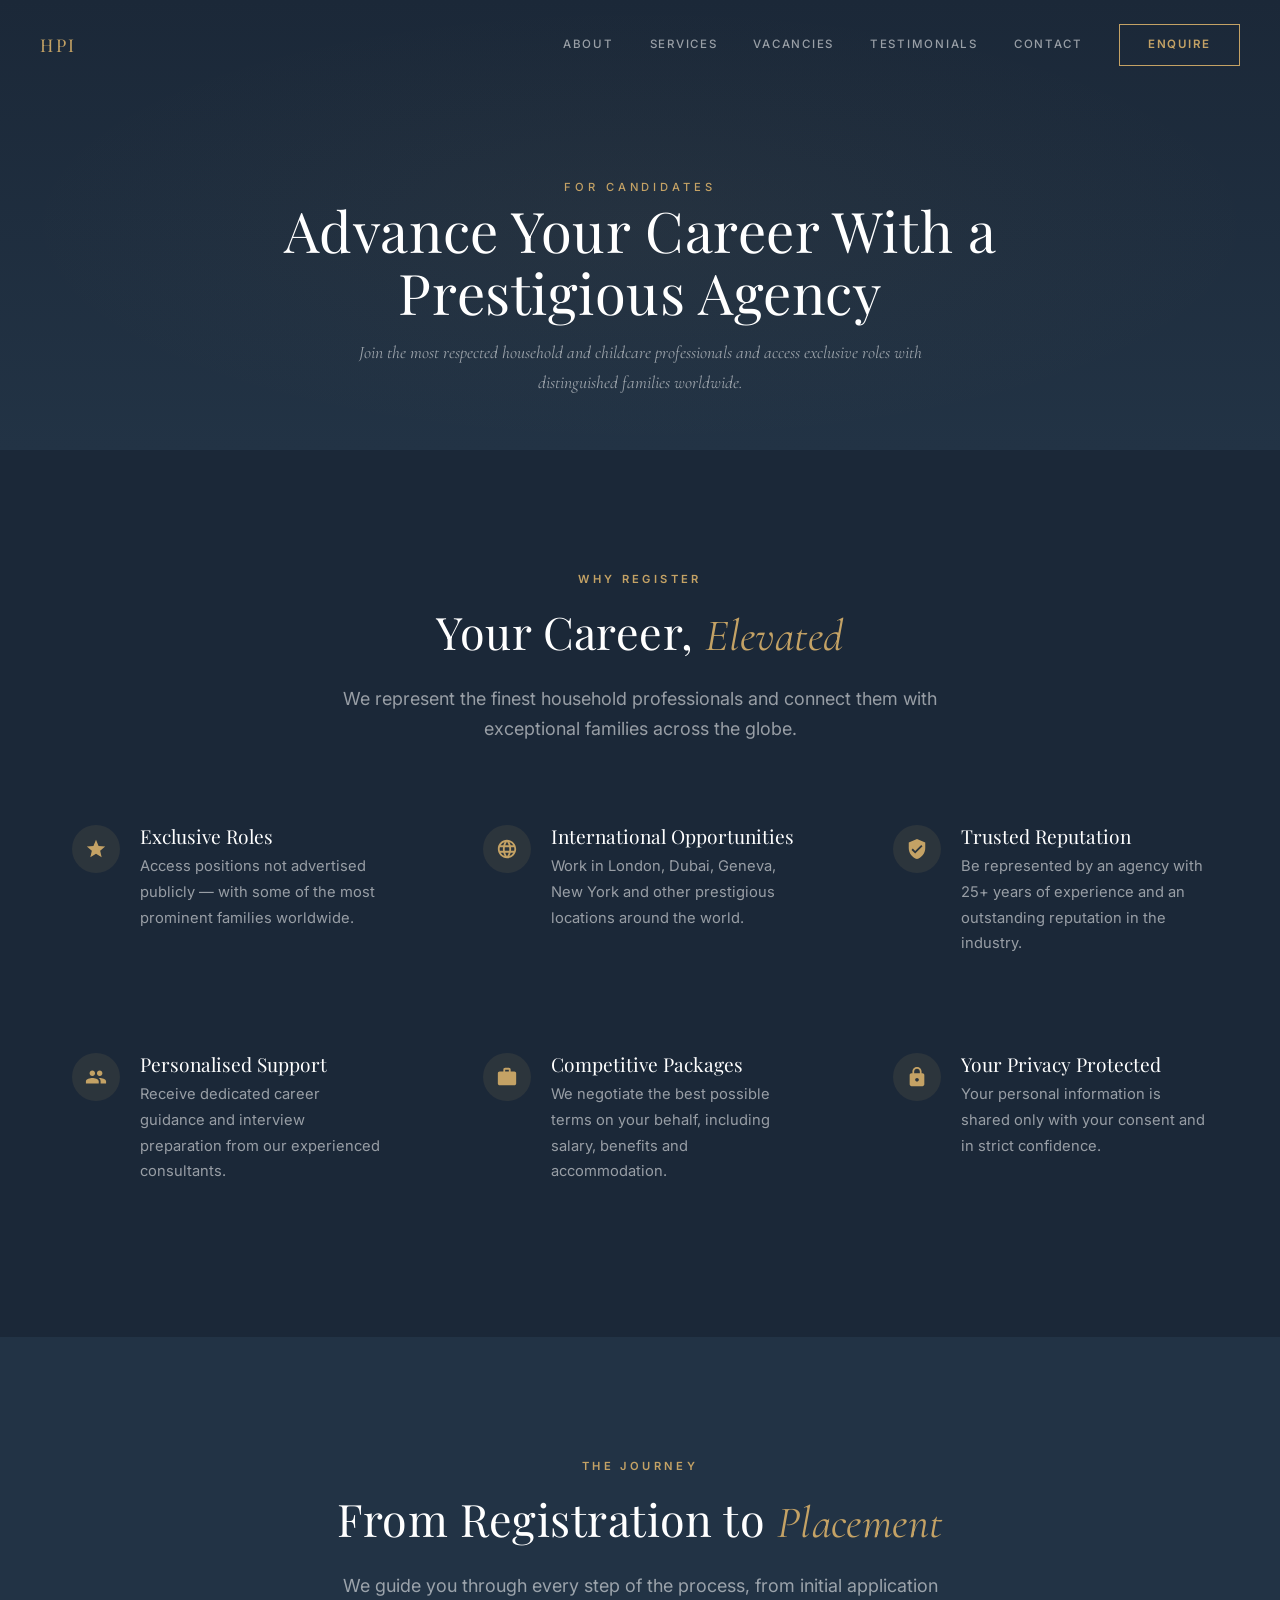
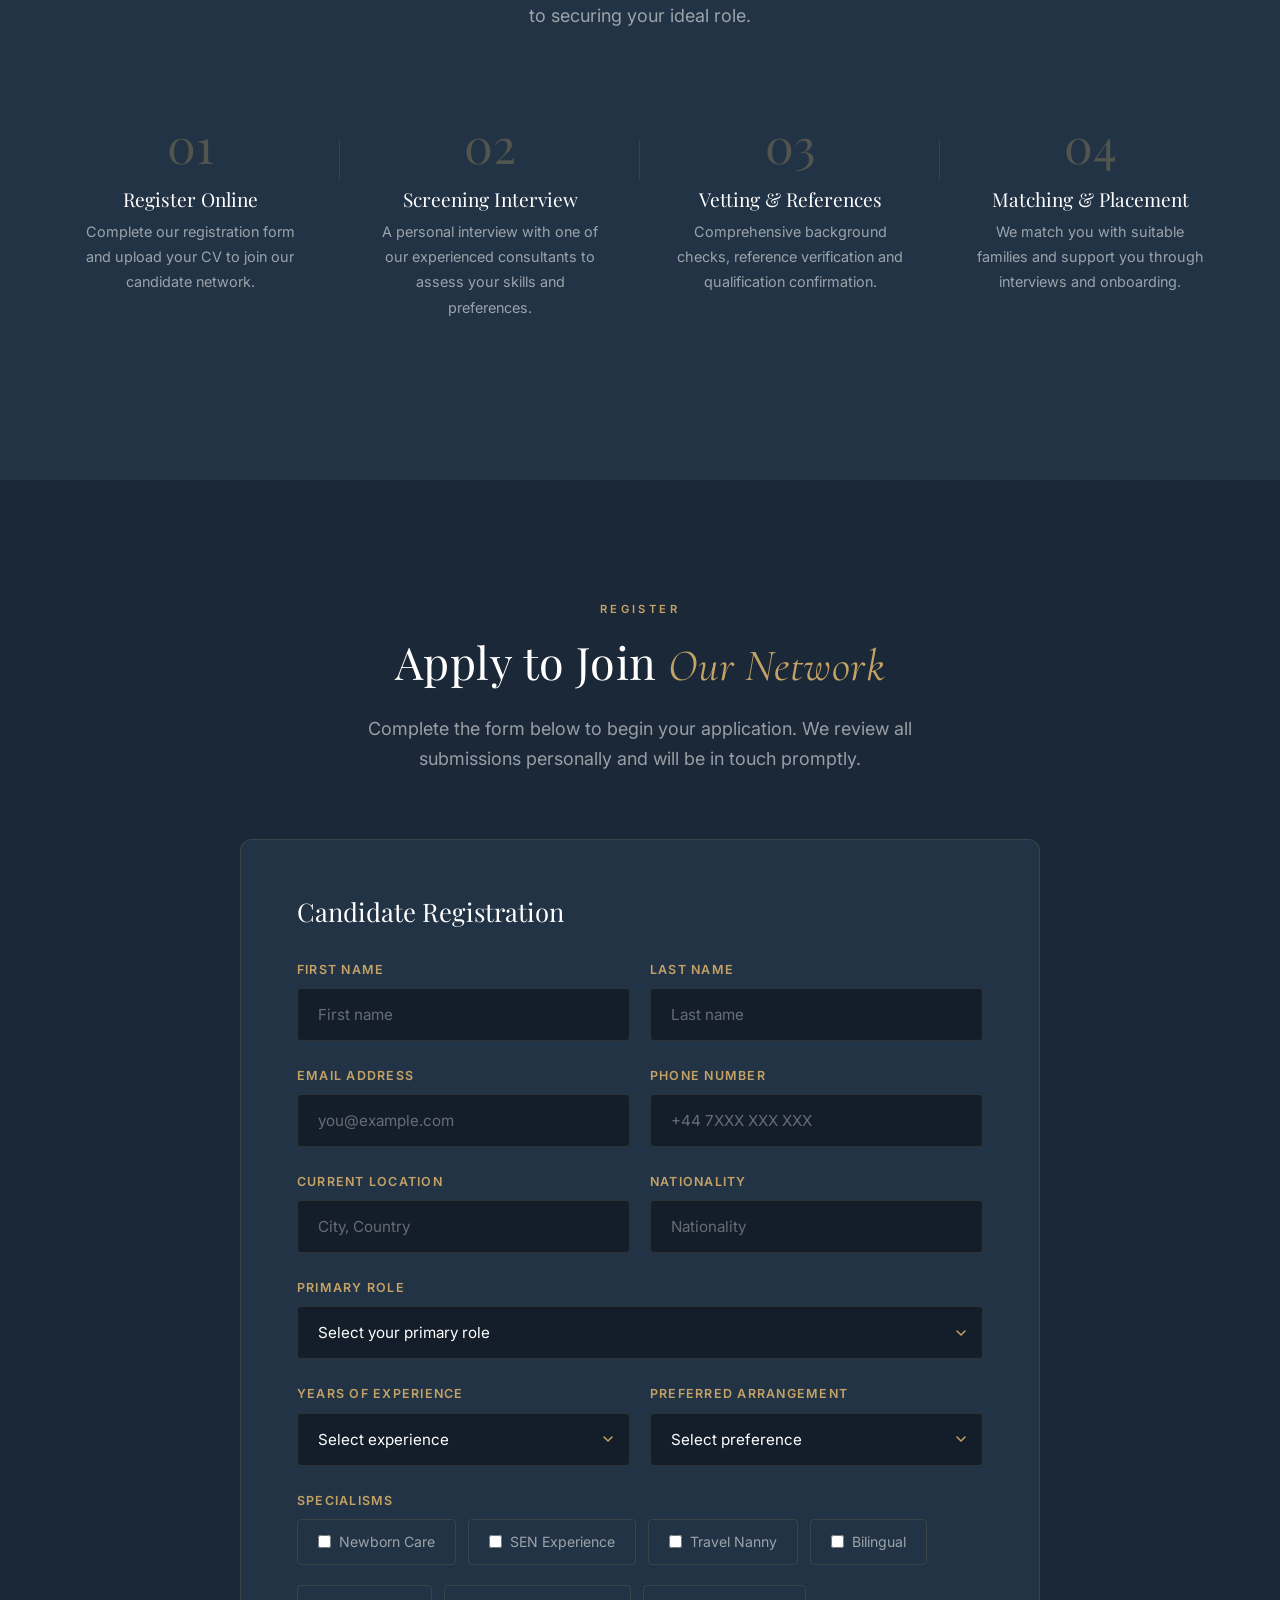
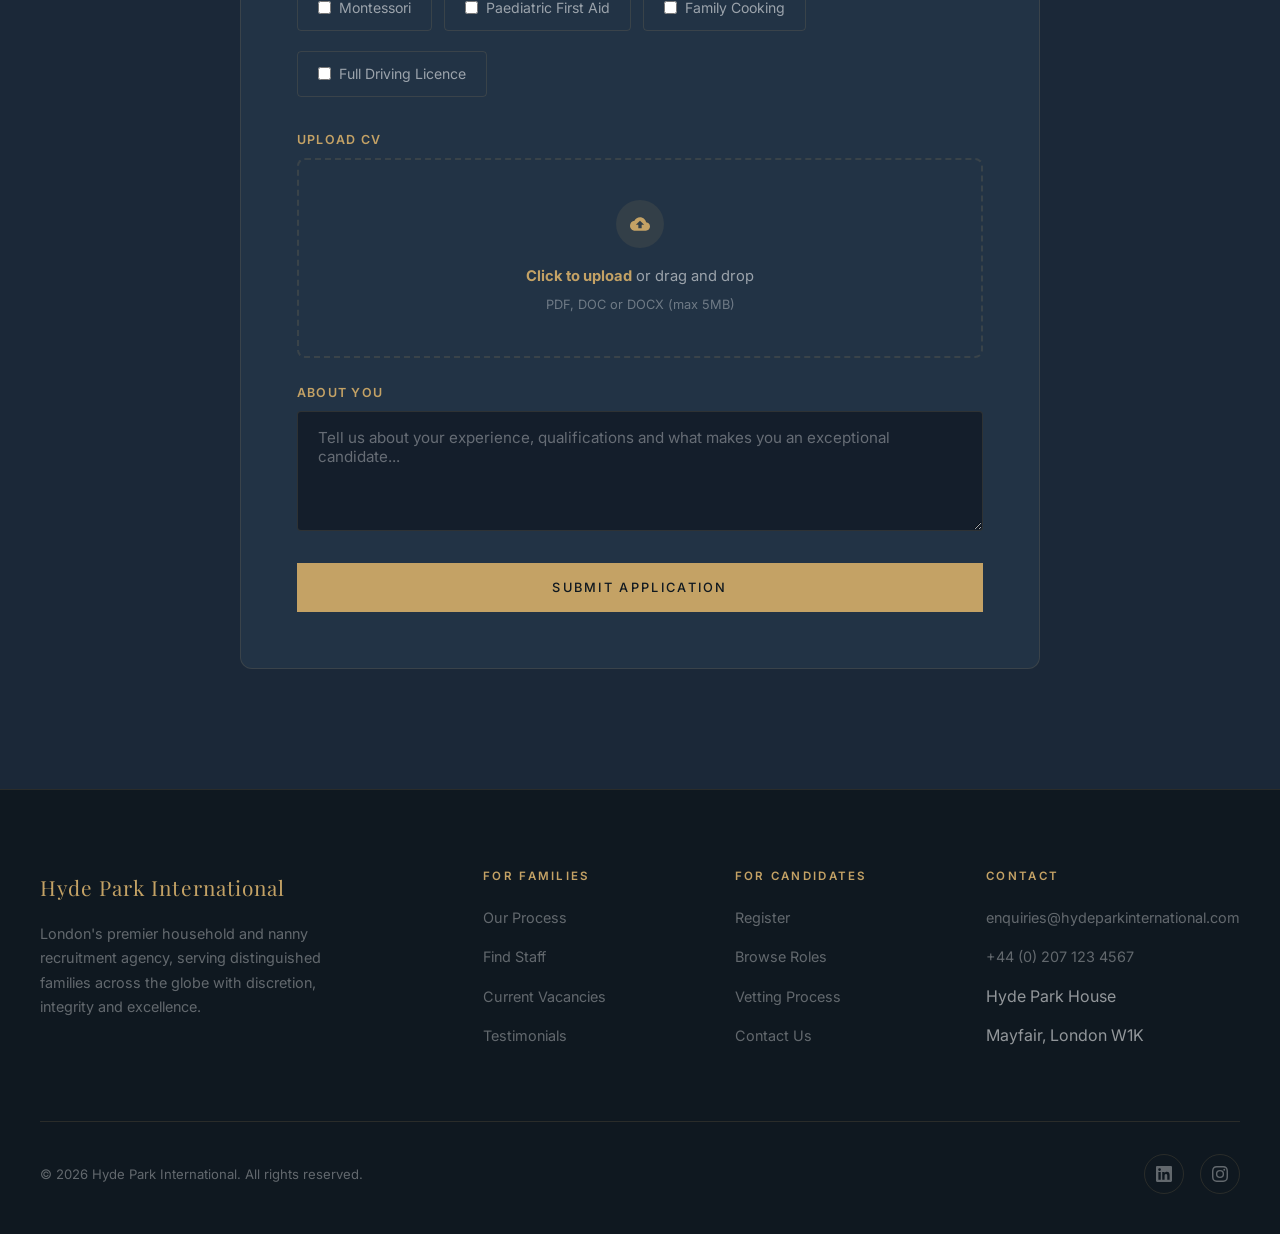
<file: candidates.html>
<!DOCTYPE html>
<html lang="en">
<head>
  <meta charset="UTF-8">
  <meta name="viewport" content="width=device-width, initial-scale=1.0">
  <title>For Candidates — Hyde Park International</title>
  <meta name="description" content="Register as a candidate with Hyde Park International. Join our network of elite nannies, maternity nurses, housekeepers and household professionals.">
  <link rel="preconnect" href="https://fonts.googleapis.com">
  <link rel="preconnect" href="https://fonts.gstatic.com" crossorigin>
  <link href="https://fonts.googleapis.com/css2?family=Cormorant+Garamond:ital,wght@0,400;0,500;1,400;1,500&family=Inter:wght@300;400;500;600;700&family=Playfair+Display:ital,wght@0,400;0,500;0,600;0,700;1,400&display=swap" rel="stylesheet">
  <link rel="stylesheet" href="css/style.css">
</head>
<body>

  <!-- ========== NAVIGATION ========== -->
  <nav class="nav" id="nav">
    <div class="nav__inner">
      <a href="index.html" class="nav__logo">HPI</a>
      <div class="nav__links">
        <a href="about.html" class="nav__link">About</a>
        <a href="families.html" class="nav__link">Services</a>
        <a href="vacancies.html" class="nav__link">Vacancies</a>
        <a href="testimonials.html" class="nav__link">Testimonials</a>
        <a href="contact.html" class="nav__link">Contact</a>
        <a href="#enquiry-modal" class="nav__cta" data-modal="enquiry">Enquire</a>
      </div>
      <button class="nav__hamburger" id="hamburger" aria-label="Toggle menu">
        <span></span><span></span><span></span>
      </button>
    </div>
  </nav>
  <div class="nav__mobile" id="mobileNav">
    <a href="about.html">About</a>
    <a href="families.html">Services</a>
    <a href="vacancies.html">Vacancies</a>
    <a href="candidates.html">Candidates</a>
    <a href="testimonials.html">Testimonials</a>
    <a href="contact.html">Contact</a>
    <a href="#enquiry-modal" class="btn btn--gold btn--sm" data-modal="enquiry">Enquire</a>
  </div>

  <!-- ========== HERO ========== -->
  <section class="hero hero--inner">
    <div class="hero__bg"></div>
    <div class="hero__content">
      <span class="hero__label">For Candidates</span>
      <h1>Advance Your Career With a Prestigious Agency</h1>
      <p class="hero__subtitle">Join the most respected household and childcare professionals and access exclusive roles with distinguished families worldwide.</p>
    </div>
  </section>

  <!-- ========== WHY REGISTER ========== -->
  <section class="section">
    <div class="container text-center">
      <span class="section-label reveal">Why Register</span>
      <h2 class="reveal">Your Career, <em class="text-accent">Elevated</em></h2>
      <p class="section-subtitle mx-auto reveal">We represent the finest household professionals and connect them with exceptional families across the globe.</p>
    </div>
    <div class="container mt-48">
      <div class="grid grid--3">
        <div class="feature reveal reveal-delay-1">
          <div class="feature__icon">
            <svg viewBox="0 0 24 24"><path d="M12 17.27L18.18 21l-1.64-7.03L22 9.24l-7.19-.61L12 2 9.19 8.63 2 9.24l5.46 4.73L5.82 21z"/></svg>
          </div>
          <div>
            <h4>Exclusive Roles</h4>
            <p>Access positions not advertised publicly — with some of the most prominent families worldwide.</p>
          </div>
        </div>
        <div class="feature reveal reveal-delay-2">
          <div class="feature__icon">
            <svg viewBox="0 0 24 24"><path d="M11.99 2C6.47 2 2 6.48 2 12s4.47 10 9.99 10C17.52 22 22 17.52 22 12S17.52 2 11.99 2zm6.93 6h-2.95a15.65 15.65 0 00-1.38-3.56A8.03 8.03 0 0118.92 8zM12 4.04c.83 1.2 1.48 2.53 1.91 3.96h-3.82c.43-1.43 1.08-2.76 1.91-3.96zM4.26 14C4.1 13.36 4 12.69 4 12s.1-1.36.26-2h3.38c-.08.66-.14 1.32-.14 2 0 .68.06 1.34.14 2H4.26zm.82 2h2.95c.32 1.25.78 2.45 1.38 3.56A7.987 7.987 0 015.08 16zm2.95-8H5.08a7.987 7.987 0 014.33-3.56A15.65 15.65 0 008.03 8zM12 19.96c-.83-1.2-1.48-2.53-1.91-3.96h3.82c-.43 1.43-1.08 2.76-1.91 3.96zM14.34 14H9.66c-.09-.66-.16-1.32-.16-2 0-.68.07-1.35.16-2h4.68c.09.65.16 1.32.16 2 0 .68-.07 1.34-.16 2zm.25 5.56c.6-1.11 1.06-2.31 1.38-3.56h2.95a8.03 8.03 0 01-4.33 3.56zM16.36 14c.08-.66.14-1.32.14-2 0-.68-.06-1.34-.14-2h3.38c.16.64.26 1.31.26 2s-.1 1.36-.26 2h-3.38z"/></svg>
          </div>
          <div>
            <h4>International Opportunities</h4>
            <p>Work in London, Dubai, Geneva, New York and other prestigious locations around the world.</p>
          </div>
        </div>
        <div class="feature reveal reveal-delay-3">
          <div class="feature__icon">
            <svg viewBox="0 0 24 24"><path d="M12 1L3 5v6c0 5.55 3.84 10.74 9 12 5.16-1.26 9-6.45 9-12V5l-9-4zm-2 16l-4-4 1.41-1.41L10 14.17l6.59-6.59L18 9l-8 8z"/></svg>
          </div>
          <div>
            <h4>Trusted Reputation</h4>
            <p>Be represented by an agency with 25+ years of experience and an outstanding reputation in the industry.</p>
          </div>
        </div>
        <div class="feature reveal reveal-delay-1">
          <div class="feature__icon">
            <svg viewBox="0 0 24 24"><path d="M16 11c1.66 0 2.99-1.34 2.99-3S17.66 5 16 5c-1.66 0-3 1.34-3 3s1.34 3 3 3zm-8 0c1.66 0 2.99-1.34 2.99-3S9.66 5 8 5C6.34 5 5 6.34 5 8s1.34 3 3 3zm0 2c-2.33 0-7 1.17-7 3.5V19h14v-2.5c0-2.33-4.67-3.5-7-3.5zm8 0c-.29 0-.62.02-.97.05 1.16.84 1.97 1.97 1.97 3.45V19h6v-2.5c0-2.33-4.67-3.5-7-3.5z"/></svg>
          </div>
          <div>
            <h4>Personalised Support</h4>
            <p>Receive dedicated career guidance and interview preparation from our experienced consultants.</p>
          </div>
        </div>
        <div class="feature reveal reveal-delay-2">
          <div class="feature__icon">
            <svg viewBox="0 0 24 24"><path d="M20 6h-4V4c0-1.11-.89-2-2-2h-4c-1.11 0-2 .89-2 2v2H4c-1.11 0-1.99.89-1.99 2L2 19c0 1.11.89 2 2 2h16c1.11 0 2-.89 2-2V8c0-1.11-.89-2-2-2zm-6 0h-4V4h4v2z"/></svg>
          </div>
          <div>
            <h4>Competitive Packages</h4>
            <p>We negotiate the best possible terms on your behalf, including salary, benefits and accommodation.</p>
          </div>
        </div>
        <div class="feature reveal reveal-delay-3">
          <div class="feature__icon">
            <svg viewBox="0 0 24 24"><path d="M18 8h-1V6c0-2.76-2.24-5-5-5S7 3.24 7 6v2H6c-1.1 0-2 .9-2 2v10c0 1.1.9 2 2 2h12c1.1 0 2-.9 2-2V10c0-1.1-.9-2-2-2zm-6 9c-1.1 0-2-.9-2-2s.9-2 2-2 2 .9 2 2-.9 2-2 2zm3.1-9H8.9V6c0-1.71 1.39-3.1 3.1-3.1 1.71 0 3.1 1.39 3.1 3.1v2z"/></svg>
          </div>
          <div>
            <h4>Your Privacy Protected</h4>
            <p>Your personal information is shared only with your consent and in strict confidence.</p>
          </div>
        </div>
      </div>
    </div>
  </section>

  <!-- ========== HIRING JOURNEY ========== -->
  <section class="section section--alt" id="vetting">
    <div class="container text-center">
      <span class="section-label reveal">The Journey</span>
      <h2 class="reveal">From Registration to <em class="text-accent">Placement</em></h2>
      <p class="section-subtitle mx-auto reveal">We guide you through every step of the process, from initial application to securing your ideal role.</p>
    </div>
    <div class="container mt-48">
      <div class="process-steps reveal">
        <div class="process-step">
          <h4>Register Online</h4>
          <p>Complete our registration form and upload your CV to join our candidate network.</p>
        </div>
        <div class="process-step">
          <h4>Screening Interview</h4>
          <p>A personal interview with one of our experienced consultants to assess your skills and preferences.</p>
        </div>
        <div class="process-step">
          <h4>Vetting &amp; References</h4>
          <p>Comprehensive background checks, reference verification and qualification confirmation.</p>
        </div>
        <div class="process-step">
          <h4>Matching &amp; Placement</h4>
          <p>We match you with suitable families and support you through interviews and onboarding.</p>
        </div>
      </div>
    </div>
  </section>

  <!-- ========== REGISTRATION FORM ========== -->
  <section class="section" id="register">
    <div class="container">
      <div class="text-center mb-64">
        <span class="section-label reveal">Register</span>
        <h2 class="reveal">Apply to Join <em class="text-accent">Our Network</em></h2>
        <p class="section-subtitle mx-auto reveal">Complete the form below to begin your application. We review all submissions personally and will be in touch promptly.</p>
      </div>

      <!-- Registration Form -->
      <div class="form-card reveal" style="max-width: 800px; margin: 0 auto;" id="candidateFormCard">
        <form id="candidateForm" novalidate>
          <h3 class="mb-32">Candidate Registration</h3>

          <div class="form-row">
            <div class="form-group">
              <label for="c-first">First Name</label>
              <input type="text" id="c-first" name="firstName" required placeholder="First name">
            </div>
            <div class="form-group">
              <label for="c-last">Last Name</label>
              <input type="text" id="c-last" name="lastName" required placeholder="Last name">
            </div>
          </div>

          <div class="form-row">
            <div class="form-group">
              <label for="c-email">Email Address</label>
              <input type="email" id="c-email" name="email" required placeholder="you@example.com">
            </div>
            <div class="form-group">
              <label for="c-phone">Phone Number</label>
              <input type="tel" id="c-phone" name="phone" required placeholder="+44 7XXX XXX XXX">
            </div>
          </div>

          <div class="form-row">
            <div class="form-group">
              <label for="c-location">Current Location</label>
              <input type="text" id="c-location" name="location" placeholder="City, Country">
            </div>
            <div class="form-group">
              <label for="c-nationality">Nationality</label>
              <input type="text" id="c-nationality" name="nationality" placeholder="Nationality">
            </div>
          </div>

          <div class="form-group">
            <label for="c-role">Primary Role</label>
            <select id="c-role" name="role" required>
              <option value="" disabled selected>Select your primary role</option>
              <option value="nanny">Professional Nanny</option>
              <option value="maternity-nurse">Maternity Nurse</option>
              <option value="housekeeper">Housekeeper</option>
              <option value="estate-manager">Estate Manager</option>
              <option value="chauffeur">Chauffeur</option>
              <option value="governess">Governess / Tutor</option>
              <option value="personal-assistant">Household PA</option>
              <option value="other">Other</option>
            </select>
          </div>

          <div class="form-row">
            <div class="form-group">
              <label for="c-experience">Years of Experience</label>
              <select id="c-experience" name="experience" required>
                <option value="" disabled selected>Select experience</option>
                <option value="1-3">1–3 years</option>
                <option value="3-5">3–5 years</option>
                <option value="5-10">5–10 years</option>
                <option value="10+">10+ years</option>
              </select>
            </div>
            <div class="form-group">
              <label for="c-arrangement">Preferred Arrangement</label>
              <select id="c-arrangement" name="arrangement">
                <option value="" disabled selected>Select preference</option>
                <option value="live-in">Live-in</option>
                <option value="live-out">Live-out</option>
                <option value="rota">Rota / Rotational</option>
                <option value="flexible">Flexible</option>
              </select>
            </div>
          </div>

          <div class="form-group">
            <label>Specialisms</label>
            <div class="checkbox-group">
              <label><input type="checkbox" name="specialisms" value="newborn"><span>Newborn Care</span></label>
              <label><input type="checkbox" name="specialisms" value="sen"><span>SEN Experience</span></label>
              <label><input type="checkbox" name="specialisms" value="travel"><span>Travel Nanny</span></label>
              <label><input type="checkbox" name="specialisms" value="bilingual"><span>Bilingual</span></label>
              <label><input type="checkbox" name="specialisms" value="montessori"><span>Montessori</span></label>
              <label><input type="checkbox" name="specialisms" value="first-aid"><span>Paediatric First Aid</span></label>
              <label><input type="checkbox" name="specialisms" value="cooking"><span>Family Cooking</span></label>
              <label><input type="checkbox" name="specialisms" value="driving"><span>Full Driving Licence</span></label>
            </div>
          </div>

          <div class="form-group">
            <label>Upload CV</label>
            <div class="file-upload" id="fileUpload">
              <input type="file" id="c-cv" name="cv" accept=".pdf,.doc,.docx">
              <div class="file-upload__icon">
                <svg viewBox="0 0 24 24"><path d="M19.35 10.04C18.67 6.59 15.64 4 12 4 9.11 4 6.6 5.64 5.35 8.04 2.34 8.36 0 10.91 0 14c0 3.31 2.69 6 6 6h13c2.76 0 5-2.24 5-5 0-2.64-2.05-4.78-4.65-4.96zM14 13v4h-4v-4H7l5-5 5 5h-3z"/></svg>
              </div>
              <p class="file-upload__text"><strong>Click to upload</strong> or drag and drop</p>
              <p class="file-upload__hint">PDF, DOC or DOCX (max 5MB)</p>
            </div>
          </div>

          <div class="form-group">
            <label for="c-about">About You</label>
            <textarea id="c-about" name="about" rows="4" placeholder="Tell us about your experience, qualifications and what makes you an exceptional candidate..."></textarea>
          </div>

          <button type="submit" class="btn btn--primary" style="width:100%;">Submit Application</button>
        </form>
      </div>

      <!-- Confirmation State (hidden by default) -->
      <div class="confirmation hidden" id="candidateConfirmation">
        <div class="confirmation__icon">
          <svg viewBox="0 0 24 24"><path d="M12 2C6.48 2 2 6.48 2 12s4.48 10 10 10 10-4.48 10-10S17.52 2 12 2zm-2 15l-5-5 1.41-1.41L10 14.17l7.59-7.59L19 8l-9 9z"/></svg>
        </div>
        <h2>Application Submitted</h2>
        <p>Thank you for registering with Hyde Park International. Our team will review your application and be in touch within 48 hours to discuss the next steps.</p>
        <div class="mt-32">
          <a href="vacancies.html" class="btn btn--outline">Browse Current Vacancies</a>
        </div>
      </div>
    </div>
  </section>

  <!-- ========== FOOTER ========== -->
  <footer class="footer">
    <div class="container">
      <div class="footer__grid">
        <div>
          <div class="footer__brand">Hyde Park <span>International</span></div>
          <p class="footer__desc">London's premier household and nanny recruitment agency, serving distinguished families across the globe with discretion, integrity and excellence.</p>
        </div>
        <div>
          <h5>For Families</h5>
          <ul class="footer__links">
            <li><a href="families.html">Our Process</a></li>
            <li><a href="families.html">Find Staff</a></li>
            <li><a href="vacancies.html">Current Vacancies</a></li>
            <li><a href="testimonials.html">Testimonials</a></li>
          </ul>
        </div>
        <div>
          <h5>For Candidates</h5>
          <ul class="footer__links">
            <li><a href="candidates.html">Register</a></li>
            <li><a href="vacancies.html">Browse Roles</a></li>
            <li><a href="candidates.html#vetting">Vetting Process</a></li>
            <li><a href="contact.html">Contact Us</a></li>
          </ul>
        </div>
        <div>
          <h5>Contact</h5>
          <ul class="footer__links">
            <li><a href="mailto:enquiries@hydeparkinternational.com">enquiries@hydeparkinternational.com</a></li>
            <li><a href="tel:+442071234567">+44 (0) 207 123 4567</a></li>
            <li>Hyde Park House</li>
            <li>Mayfair, London W1K</li>
          </ul>
        </div>
      </div>
      <div class="footer__bottom">
        <span>&copy; 2026 Hyde Park International. All rights reserved.</span>
        <div class="footer__social">
          <a href="#" aria-label="LinkedIn"><svg viewBox="0 0 24 24"><path d="M20.447 20.452h-3.554v-5.569c0-1.328-.027-3.037-1.852-3.037-1.853 0-2.136 1.445-2.136 2.939v5.667H9.351V9h3.414v1.561h.046c.477-.9 1.637-1.85 3.37-1.85 3.601 0 4.267 2.37 4.267 5.455v6.286zM5.337 7.433a2.062 2.062 0 01-2.063-2.065 2.064 2.064 0 112.063 2.065zm1.782 13.019H3.555V9h3.564v11.452zM22.225 0H1.771C.792 0 0 .774 0 1.729v20.542C0 23.227.792 24 1.771 24h20.451C23.2 24 24 23.227 24 22.271V1.729C24 .774 23.2 0 22.222 0h.003z"/></svg></a>
          <a href="#" aria-label="Instagram"><svg viewBox="0 0 24 24"><path d="M12 2.163c3.204 0 3.584.012 4.85.07 3.252.148 4.771 1.691 4.919 4.919.058 1.265.069 1.645.069 4.849 0 3.205-.012 3.584-.069 4.849-.149 3.225-1.664 4.771-4.919 4.919-1.266.058-1.644.07-4.85.07-3.204 0-3.584-.012-4.849-.07-3.26-.149-4.771-1.699-4.919-4.92-.058-1.265-.07-1.644-.07-4.849 0-3.204.013-3.583.07-4.849.149-3.227 1.664-4.771 4.919-4.919 1.266-.057 1.645-.069 4.849-.069zM12 0C8.741 0 8.333.014 7.053.072 2.695.272.273 2.69.073 7.052.014 8.333 0 8.741 0 12c0 3.259.014 3.668.072 4.948.2 4.358 2.618 6.78 6.98 6.98C8.333 23.986 8.741 24 12 24c3.259 0 3.668-.014 4.948-.072 4.354-.2 6.782-2.618 6.979-6.98.059-1.28.073-1.689.073-4.948 0-3.259-.014-3.667-.072-4.947-.196-4.354-2.617-6.78-6.979-6.98C15.668.014 15.259 0 12 0zm0 5.838a6.162 6.162 0 100 12.324 6.162 6.162 0 000-12.324zM12 16a4 4 0 110-8 4 4 0 010 8zm6.406-11.845a1.44 1.44 0 100 2.881 1.44 1.44 0 000-2.881z"/></svg></a>
        </div>
      </div>
    </div>
  </footer>

  <!-- Floating CTA -->
  <div class="floating-cta" id="floatingCta">
    <button class="floating-cta__btn" data-modal="enquiry">
      <svg viewBox="0 0 24 24"><path d="M20 4H4c-1.1 0-1.99.9-1.99 2L2 18c0 1.1.9 2 2 2h16c1.1 0 2-.9 2-2V6c0-1.1-.9-2-2-2zm0 4l-8 5-8-5V6l8 5 8-5v2z"/></svg>
      Enquire Now
    </button>
  </div>

  <!-- Enquiry Modal -->
  <div class="modal-overlay" id="enquiryModal">
    <div class="modal" role="dialog" aria-modal="true">
      <button class="modal__close" data-close-modal aria-label="Close">
        <svg viewBox="0 0 14 14"><path d="M1 1l12 12M13 1L1 13" stroke="currentColor" stroke-width="1.5" fill="none"/></svg>
      </button>
      <span class="section-label">Quick Enquiry</span>
      <h3>Get in Touch</h3>
      <p>Tell us what you&rsquo;re looking for and we&rsquo;ll respond within 24 hours.</p>
      <form id="enquiryForm" novalidate>
        <div class="form-row">
          <div class="form-group">
            <label for="eq-name">Full Name</label>
            <input type="text" id="eq-name" name="name" required placeholder="Your name">
          </div>
          <div class="form-group">
            <label for="eq-email">Email</label>
            <input type="email" id="eq-email" name="email" required placeholder="you@example.com">
          </div>
        </div>
        <div class="form-group">
          <label for="eq-type">I am a...</label>
          <select id="eq-type" name="type" required>
            <option value="" disabled selected>Select one</option>
            <option value="family">Family looking for staff</option>
            <option value="candidate">Candidate seeking a role</option>
          </select>
        </div>
        <div class="form-group">
          <label for="eq-message">Message</label>
          <textarea id="eq-message" name="message" rows="4" placeholder="Tell us about your requirements..."></textarea>
        </div>
        <button type="submit" class="btn btn--primary" style="width:100%;">Send Enquiry</button>
      </form>
    </div>
  </div>

  <script src="js/main.js"></script>
</body>
</html>
</file>
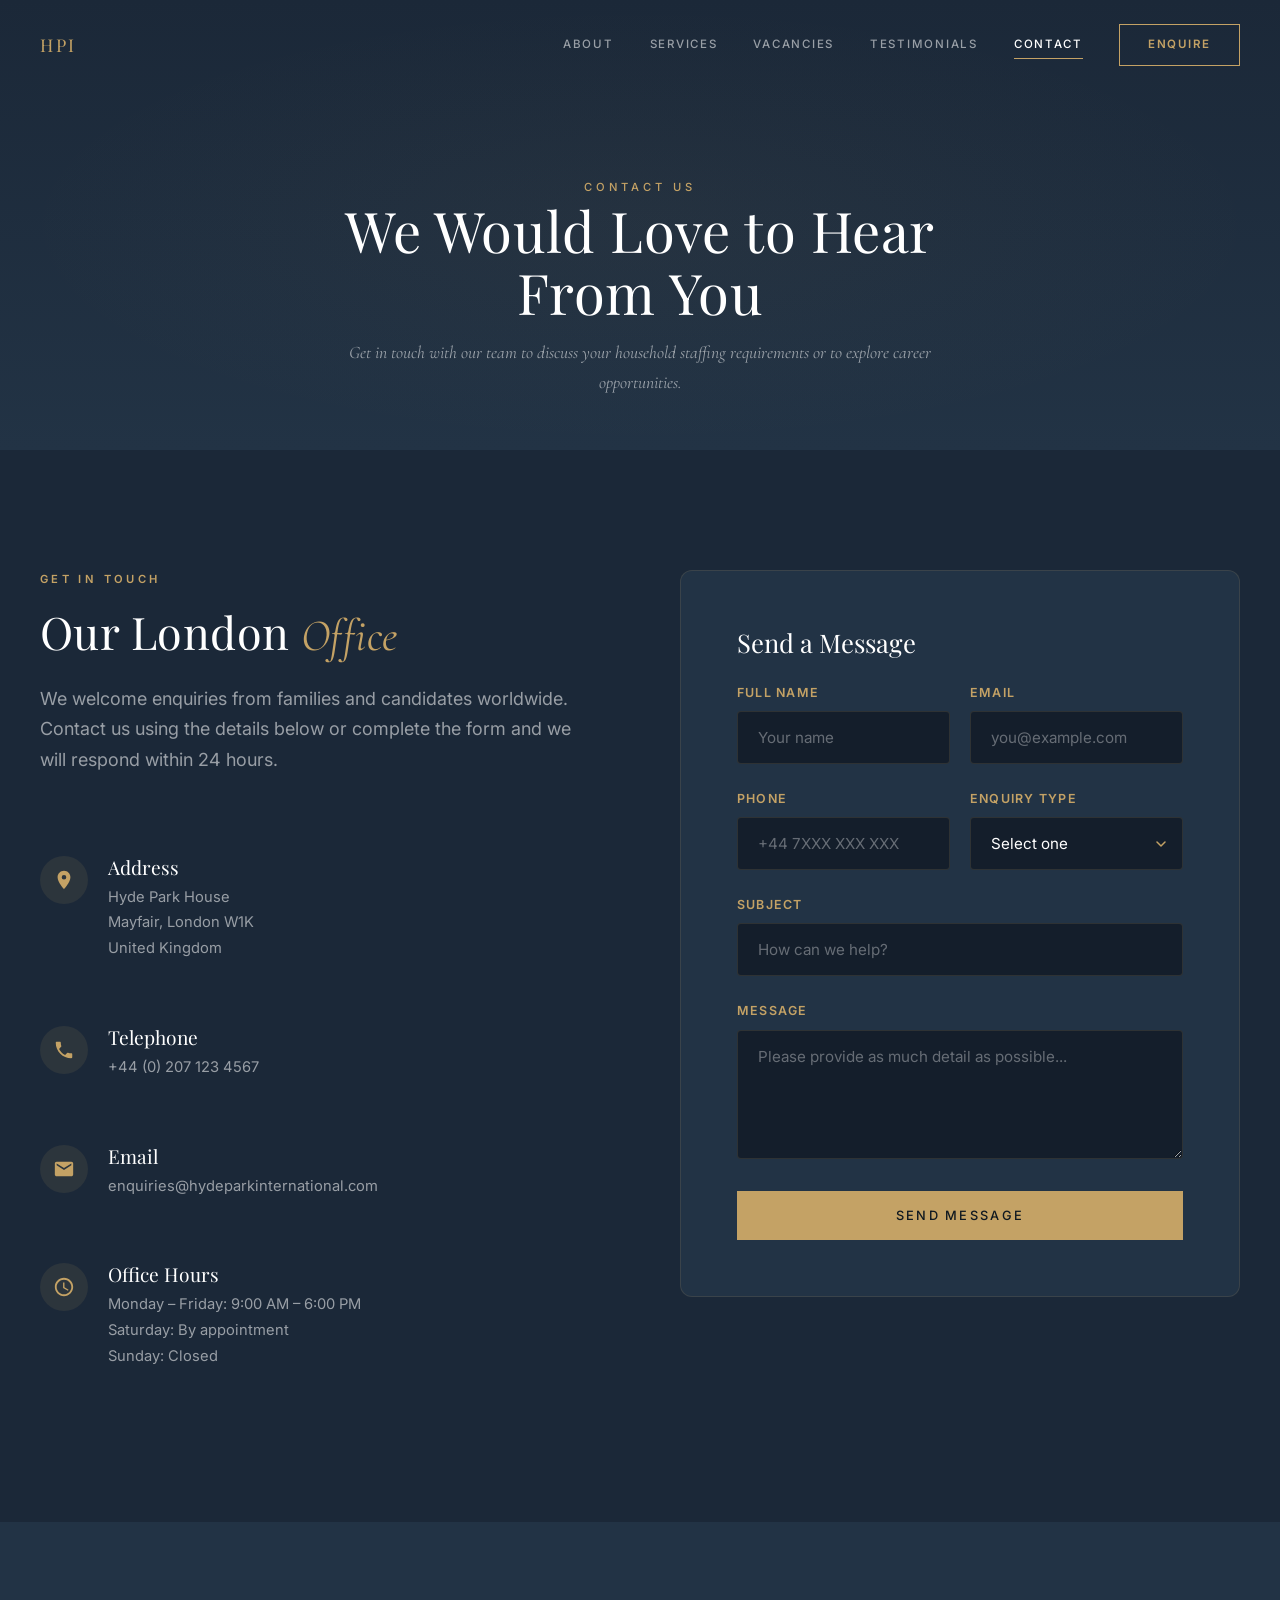
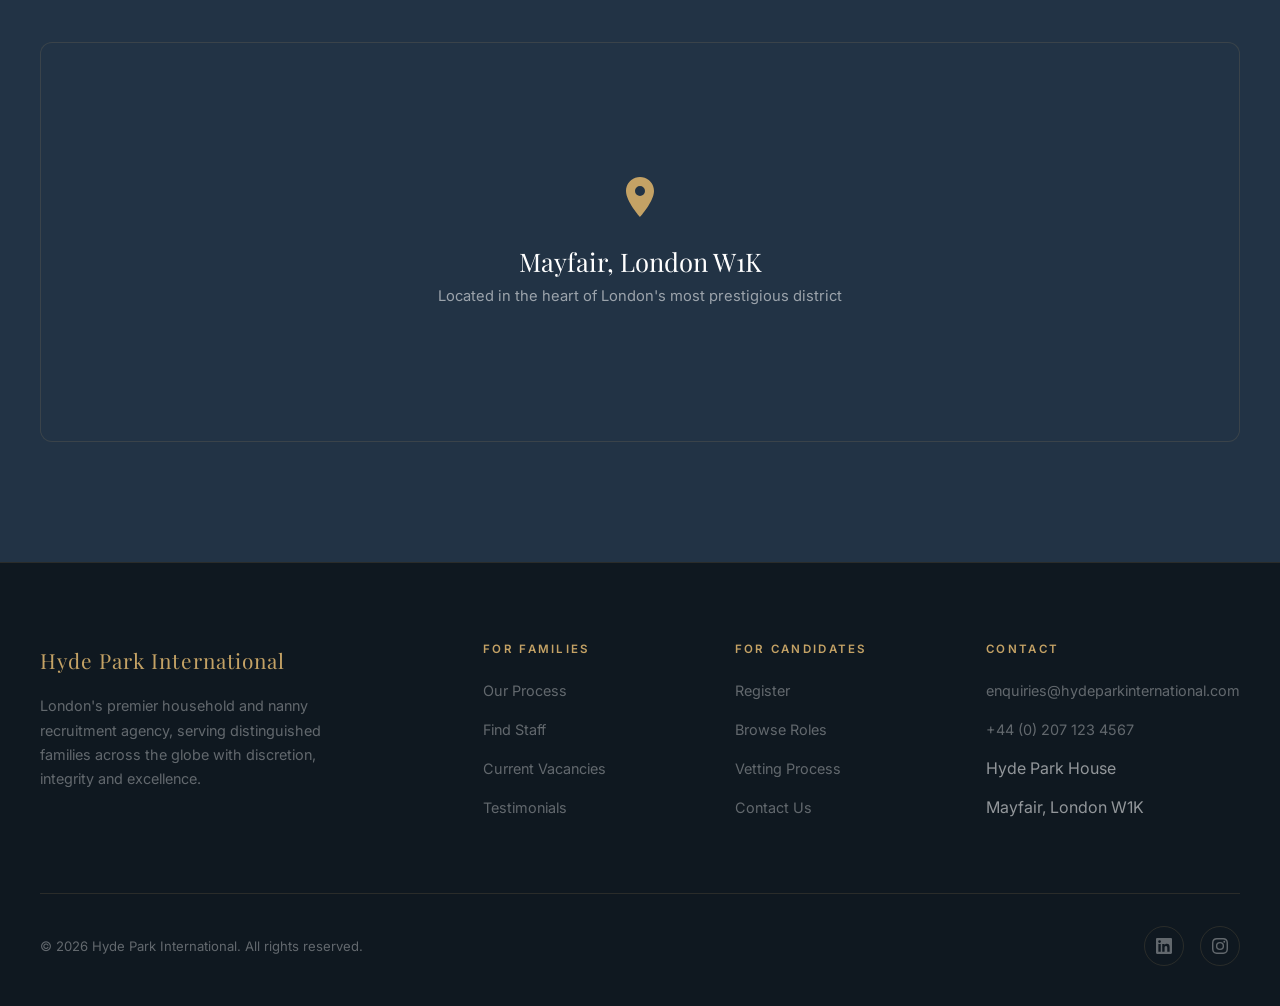
<file: contact.html>
<!DOCTYPE html>
<html lang="en">
<head>
  <meta charset="UTF-8">
  <meta name="viewport" content="width=device-width, initial-scale=1.0">
  <title>Contact — Hyde Park International</title>
  <meta name="description" content="Get in touch with Hyde Park International. Contact our Mayfair office for household staffing enquiries.">
  <link rel="preconnect" href="https://fonts.googleapis.com">
  <link rel="preconnect" href="https://fonts.gstatic.com" crossorigin>
  <link href="https://fonts.googleapis.com/css2?family=Cormorant+Garamond:ital,wght@0,400;0,500;1,400;1,500&family=Inter:wght@300;400;500;600;700&family=Playfair+Display:ital,wght@0,400;0,500;0,600;0,700;1,400&display=swap" rel="stylesheet">
  <link rel="stylesheet" href="css/style.css">
</head>
<body>

  <!-- ========== NAVIGATION ========== -->
  <nav class="nav" id="nav">
    <div class="nav__inner">
      <a href="index.html" class="nav__logo">HPI</a>
      <div class="nav__links">
        <a href="about.html" class="nav__link">About</a>
        <a href="families.html" class="nav__link">Services</a>
        <a href="vacancies.html" class="nav__link">Vacancies</a>
        <a href="testimonials.html" class="nav__link">Testimonials</a>
        <a href="contact.html" class="nav__link active">Contact</a>
        <a href="#enquiry-modal" class="nav__cta" data-modal="enquiry">Enquire</a>
      </div>
      <button class="nav__hamburger" id="hamburger" aria-label="Toggle menu">
        <span></span><span></span><span></span>
      </button>
    </div>
  </nav>
  <div class="nav__mobile" id="mobileNav">
    <a href="about.html">About</a>
    <a href="families.html">Services</a>
    <a href="vacancies.html">Vacancies</a>
    <a href="candidates.html">Candidates</a>
    <a href="testimonials.html">Testimonials</a>
    <a href="contact.html">Contact</a>
    <a href="#enquiry-modal" class="btn btn--gold btn--sm" data-modal="enquiry">Enquire</a>
  </div>

  <!-- ========== HERO ========== -->
  <section class="hero hero--inner">
    <div class="hero__bg"></div>
    <div class="hero__content">
      <span class="hero__label">Contact Us</span>
      <h1>We Would Love to Hear From You</h1>
      <p class="hero__subtitle">Get in touch with our team to discuss your household staffing requirements or to explore career opportunities.</p>
    </div>
  </section>

  <!-- ========== CONTACT SECTION ========== -->
  <section class="section">
    <div class="container">
      <div class="grid grid--2" style="gap: 80px; align-items: start;">
        
        <!-- Contact Info -->
        <div class="reveal">
          <span class="section-label">Get in Touch</span>
          <h2>Our London <em class="text-accent">Office</em></h2>
          <p class="section-subtitle" style="max-width: none;">We welcome enquiries from families and candidates worldwide. Contact us using the details below or complete the form and we will respond within 24 hours.</p>

          <div class="mt-48">
            <div class="feature" style="padding-left: 0;">
              <div class="feature__icon">
                <svg viewBox="0 0 24 24"><path d="M12 2C8.13 2 5 5.13 5 9c0 5.25 7 13 7 13s7-7.75 7-13c0-3.87-3.13-7-7-7zm0 9.5a2.5 2.5 0 010-5 2.5 2.5 0 010 5z"/></svg>
              </div>
              <div>
                <h4>Address</h4>
                <p>Hyde Park House<br>Mayfair, London W1K<br>United Kingdom</p>
              </div>
            </div>

            <div class="feature" style="padding-left: 0;">
              <div class="feature__icon">
                <svg viewBox="0 0 24 24"><path d="M6.62 10.79c1.44 2.83 3.76 5.14 6.59 6.59l2.2-2.2c.27-.27.67-.36 1.02-.24 1.12.37 2.33.57 3.57.57.55 0 1 .45 1 1V20c0 .55-.45 1-1 1-9.39 0-17-7.61-17-17 0-.55.45-1 1-1h3.5c.55 0 1 .45 1 1 0 1.25.2 2.45.57 3.57.11.35.03.74-.25 1.02l-2.2 2.2z"/></svg>
              </div>
              <div>
                <h4>Telephone</h4>
                <p><a href="tel:+442071234567">+44 (0) 207 123 4567</a></p>
              </div>
            </div>

            <div class="feature" style="padding-left: 0;">
              <div class="feature__icon">
                <svg viewBox="0 0 24 24"><path d="M20 4H4c-1.1 0-1.99.9-1.99 2L2 18c0 1.1.9 2 2 2h16c1.1 0 2-.9 2-2V6c0-1.1-.9-2-2-2zm0 4l-8 5-8-5V6l8 5 8-5v2z"/></svg>
              </div>
              <div>
                <h4>Email</h4>
                <p><a href="mailto:enquiries@hydeparkinternational.com">enquiries@hydeparkinternational.com</a></p>
              </div>
            </div>

            <div class="feature" style="padding-left: 0;">
              <div class="feature__icon">
                <svg viewBox="0 0 24 24"><path d="M11.99 2C6.47 2 2 6.48 2 12s4.47 10 9.99 10C17.52 22 22 17.52 22 12S17.52 2 11.99 2zM12 20c-4.42 0-8-3.58-8-8s3.58-8 8-8 8 3.58 8 8-3.58 8-8 8zm.5-13H11v6l5.25 3.15.75-1.23-4.5-2.67z"/></svg>
              </div>
              <div>
                <h4>Office Hours</h4>
                <p>Monday – Friday: 9:00 AM – 6:00 PM<br>Saturday: By appointment<br>Sunday: Closed</p>
              </div>
            </div>
          </div>
        </div>

        <!-- Contact Form -->
        <div class="form-card reveal reveal-delay-2">
          <h3 class="mb-24">Send a Message</h3>
          <form id="contactForm" novalidate>
            <div class="form-row">
              <div class="form-group">
                <label for="ct-name">Full Name</label>
                <input type="text" id="ct-name" name="name" required placeholder="Your name">
              </div>
              <div class="form-group">
                <label for="ct-email">Email</label>
                <input type="email" id="ct-email" name="email" required placeholder="you@example.com">
              </div>
            </div>
            <div class="form-row">
              <div class="form-group">
                <label for="ct-phone">Phone</label>
                <input type="tel" id="ct-phone" name="phone" placeholder="+44 7XXX XXX XXX">
              </div>
              <div class="form-group">
                <label for="ct-type">Enquiry Type</label>
                <select id="ct-type" name="type" required>
                  <option value="" disabled selected>Select one</option>
                  <option value="family">I am a family looking for staff</option>
                  <option value="candidate">I am a candidate seeking a role</option>
                  <option value="general">General enquiry</option>
                  <option value="media">Press / media enquiry</option>
                </select>
              </div>
            </div>
            <div class="form-group">
              <label for="ct-subject">Subject</label>
              <input type="text" id="ct-subject" name="subject" placeholder="How can we help?">
            </div>
            <div class="form-group">
              <label for="ct-message">Message</label>
              <textarea id="ct-message" name="message" rows="5" required placeholder="Please provide as much detail as possible..."></textarea>
            </div>
            <button type="submit" class="btn btn--primary" style="width:100%;">Send Message</button>
          </form>
        </div>
      </div>
    </div>
  </section>

  <!-- ========== MAP PLACEHOLDER ========== -->
  <section class="section section--alt">
    <div class="container text-center reveal">
      <div style="background: var(--color-navy-light); border: 1px solid var(--color-border); border-radius: var(--radius-lg); height: 400px; display: flex; align-items: center; justify-content: center;">
        <div>
          <svg viewBox="0 0 24 24" style="width: 48px; height: 48px; fill: var(--color-gold); margin-bottom: 16px;"><path d="M12 2C8.13 2 5 5.13 5 9c0 5.25 7 13 7 13s7-7.75 7-13c0-3.87-3.13-7-7-7zm0 9.5a2.5 2.5 0 010-5 2.5 2.5 0 010 5z"/></svg>
          <h3>Mayfair, London W1K</h3>
          <p style="color: var(--color-text-muted); font-size: 0.92rem; margin-top: 8px;">Located in the heart of London's most prestigious district</p>
        </div>
      </div>
    </div>
  </section>

  <!-- ========== FOOTER ========== -->
  <footer class="footer">
    <div class="container">
      <div class="footer__grid">
        <div>
          <div class="footer__brand">Hyde Park <span>International</span></div>
          <p class="footer__desc">London's premier household and nanny recruitment agency, serving distinguished families across the globe with discretion, integrity and excellence.</p>
        </div>
        <div>
          <h5>For Families</h5>
          <ul class="footer__links">
            <li><a href="families.html">Our Process</a></li>
            <li><a href="families.html">Find Staff</a></li>
            <li><a href="vacancies.html">Current Vacancies</a></li>
            <li><a href="testimonials.html">Testimonials</a></li>
          </ul>
        </div>
        <div>
          <h5>For Candidates</h5>
          <ul class="footer__links">
            <li><a href="candidates.html">Register</a></li>
            <li><a href="vacancies.html">Browse Roles</a></li>
            <li><a href="candidates.html#vetting">Vetting Process</a></li>
            <li><a href="contact.html">Contact Us</a></li>
          </ul>
        </div>
        <div>
          <h5>Contact</h5>
          <ul class="footer__links">
            <li><a href="mailto:enquiries@hydeparkinternational.com">enquiries@hydeparkinternational.com</a></li>
            <li><a href="tel:+442071234567">+44 (0) 207 123 4567</a></li>
            <li>Hyde Park House</li>
            <li>Mayfair, London W1K</li>
          </ul>
        </div>
      </div>
      <div class="footer__bottom">
        <span>&copy; 2026 Hyde Park International. All rights reserved.</span>
        <div class="footer__social">
          <a href="#" aria-label="LinkedIn"><svg viewBox="0 0 24 24"><path d="M20.447 20.452h-3.554v-5.569c0-1.328-.027-3.037-1.852-3.037-1.853 0-2.136 1.445-2.136 2.939v5.667H9.351V9h3.414v1.561h.046c.477-.9 1.637-1.85 3.37-1.85 3.601 0 4.267 2.37 4.267 5.455v6.286zM5.337 7.433a2.062 2.062 0 01-2.063-2.065 2.064 2.064 0 112.063 2.065zm1.782 13.019H3.555V9h3.564v11.452zM22.225 0H1.771C.792 0 0 .774 0 1.729v20.542C0 23.227.792 24 1.771 24h20.451C23.2 24 24 23.227 24 22.271V1.729C24 .774 23.2 0 22.222 0h.003z"/></svg></a>
          <a href="#" aria-label="Instagram"><svg viewBox="0 0 24 24"><path d="M12 2.163c3.204 0 3.584.012 4.85.07 3.252.148 4.771 1.691 4.919 4.919.058 1.265.069 1.645.069 4.849 0 3.205-.012 3.584-.069 4.849-.149 3.225-1.664 4.771-4.919 4.919-1.266.058-1.644.07-4.85.07-3.204 0-3.584-.012-4.849-.07-3.26-.149-4.771-1.699-4.919-4.92-.058-1.265-.07-1.644-.07-4.849 0-3.204.013-3.583.07-4.849.149-3.227 1.664-4.771 4.919-4.919 1.266-.057 1.645-.069 4.849-.069zM12 0C8.741 0 8.333.014 7.053.072 2.695.272.273 2.69.073 7.052.014 8.333 0 8.741 0 12c0 3.259.014 3.668.072 4.948.2 4.358 2.618 6.78 6.98 6.98C8.333 23.986 8.741 24 12 24c3.259 0 3.668-.014 4.948-.072 4.354-.2 6.782-2.618 6.979-6.98.059-1.28.073-1.689.073-4.948 0-3.259-.014-3.667-.072-4.947-.196-4.354-2.617-6.78-6.979-6.98C15.668.014 15.259 0 12 0zm0 5.838a6.162 6.162 0 100 12.324 6.162 6.162 0 000-12.324zM12 16a4 4 0 110-8 4 4 0 010 8zm6.406-11.845a1.44 1.44 0 100 2.881 1.44 1.44 0 000-2.881z"/></svg></a>
        </div>
      </div>
    </div>
  </footer>

  <!-- Floating CTA -->
  <div class="floating-cta" id="floatingCta">
    <button class="floating-cta__btn" data-modal="enquiry">
      <svg viewBox="0 0 24 24"><path d="M20 4H4c-1.1 0-1.99.9-1.99 2L2 18c0 1.1.9 2 2 2h16c1.1 0 2-.9 2-2V6c0-1.1-.9-2-2-2zm0 4l-8 5-8-5V6l8 5 8-5v2z"/></svg>
      Enquire Now
    </button>
  </div>

  <!-- Enquiry Modal -->
  <div class="modal-overlay" id="enquiryModal">
    <div class="modal" role="dialog" aria-modal="true">
      <button class="modal__close" data-close-modal aria-label="Close">
        <svg viewBox="0 0 14 14"><path d="M1 1l12 12M13 1L1 13" stroke="currentColor" stroke-width="1.5" fill="none"/></svg>
      </button>
      <span class="section-label">Quick Enquiry</span>
      <h3>Get in Touch</h3>
      <p>Tell us what you&rsquo;re looking for and we&rsquo;ll respond within 24 hours.</p>
      <form id="enquiryForm" novalidate>
        <div class="form-row">
          <div class="form-group">
            <label for="eq-name">Full Name</label>
            <input type="text" id="eq-name" name="name" required placeholder="Your name">
          </div>
          <div class="form-group">
            <label for="eq-email">Email</label>
            <input type="email" id="eq-email" name="email" required placeholder="you@example.com">
          </div>
        </div>
        <div class="form-group">
          <label for="eq-type">I am a...</label>
          <select id="eq-type" name="type" required>
            <option value="" disabled selected>Select one</option>
            <option value="family">Family looking for staff</option>
            <option value="candidate">Candidate seeking a role</option>
          </select>
        </div>
        <div class="form-group">
          <label for="eq-message">Message</label>
          <textarea id="eq-message" name="message" rows="4" placeholder="Tell us about your requirements..."></textarea>
        </div>
        <button type="submit" class="btn btn--primary" style="width:100%;">Send Enquiry</button>
      </form>
    </div>
  </div>

  <script src="js/main.js"></script>
</body>
</html>
</file>
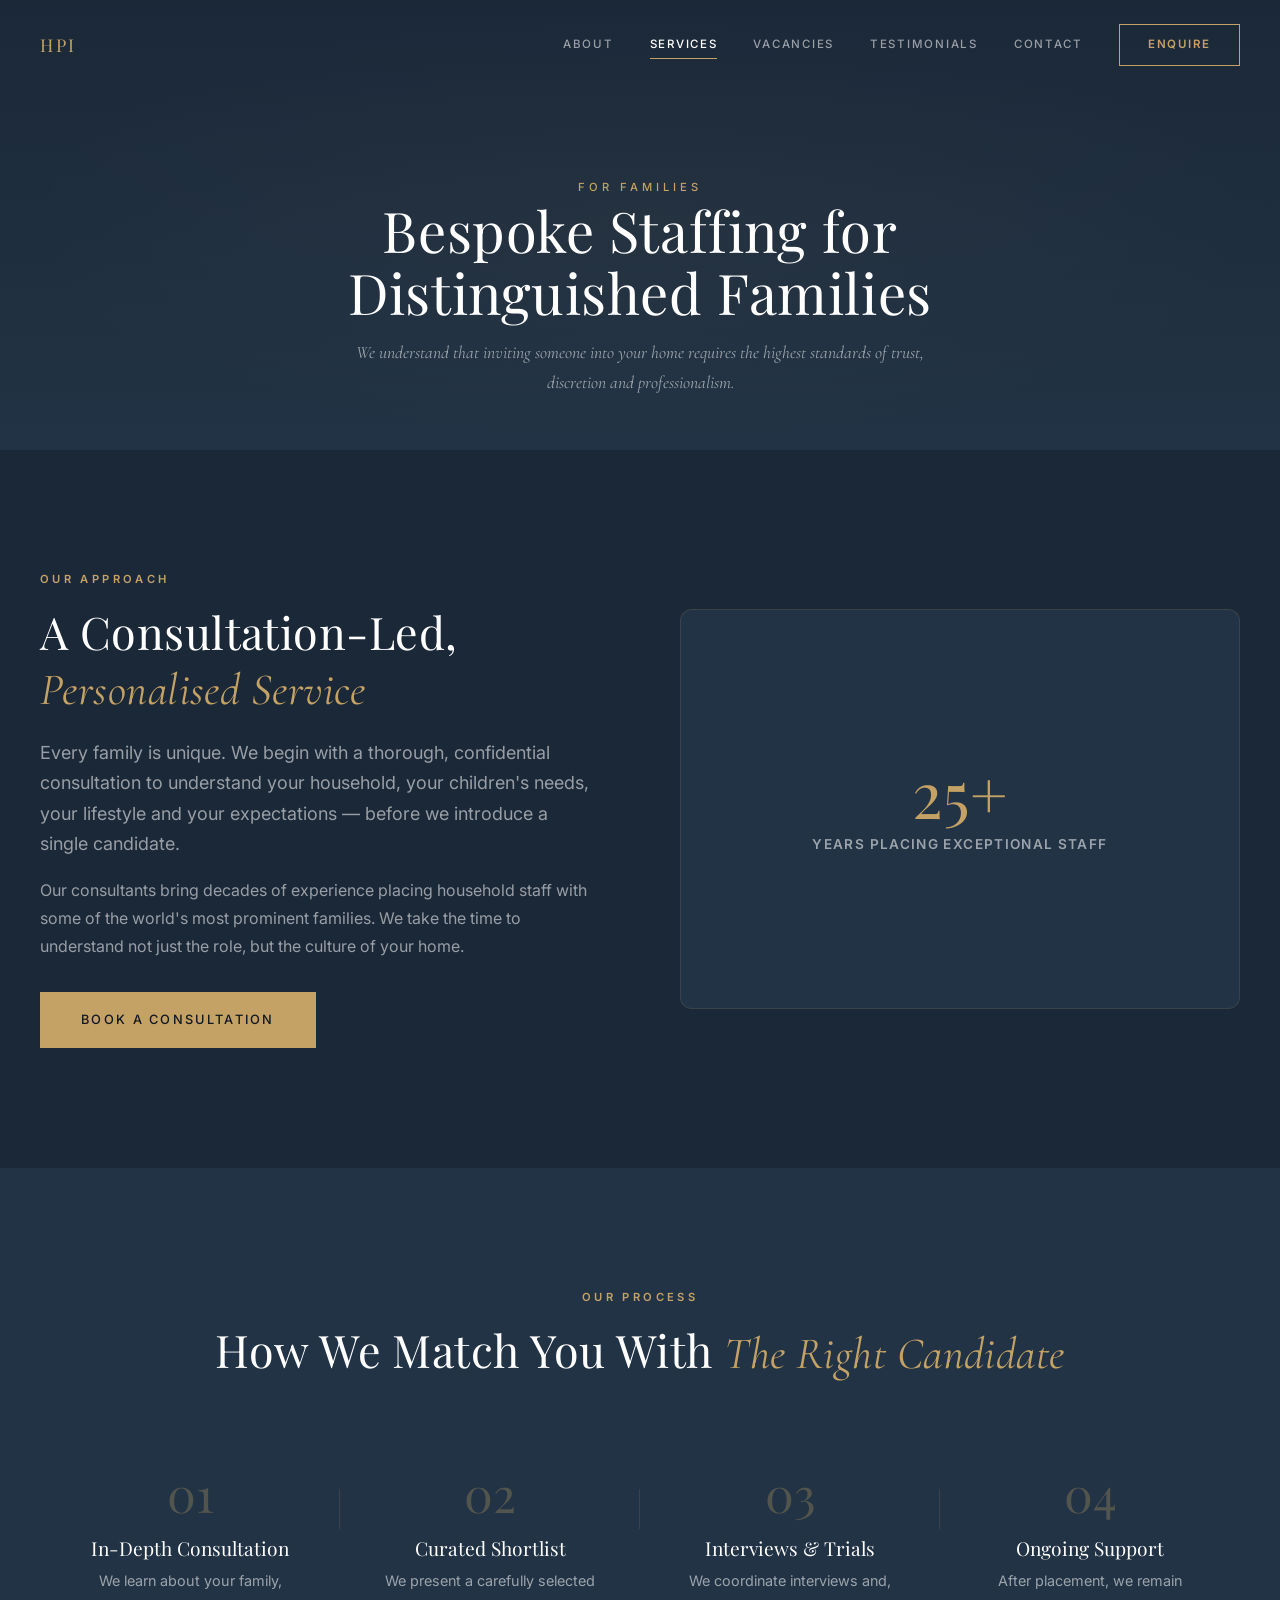
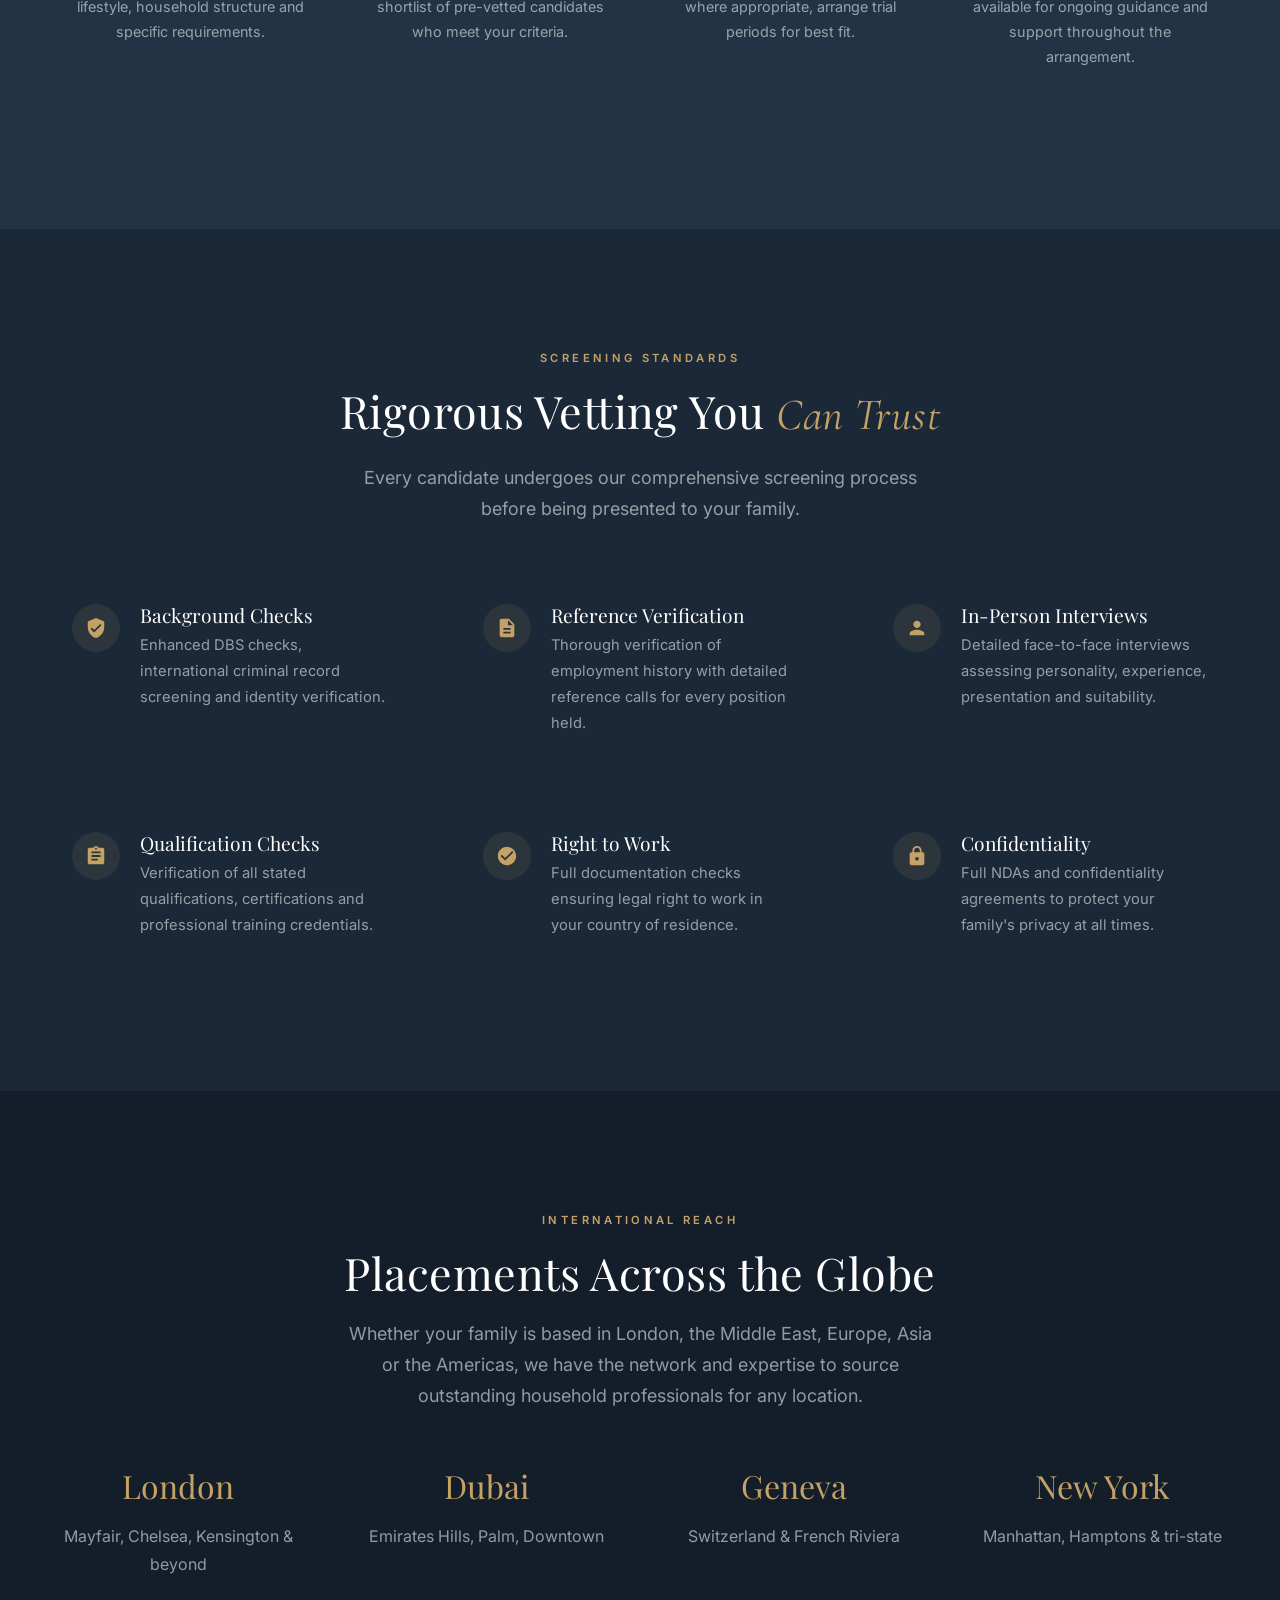
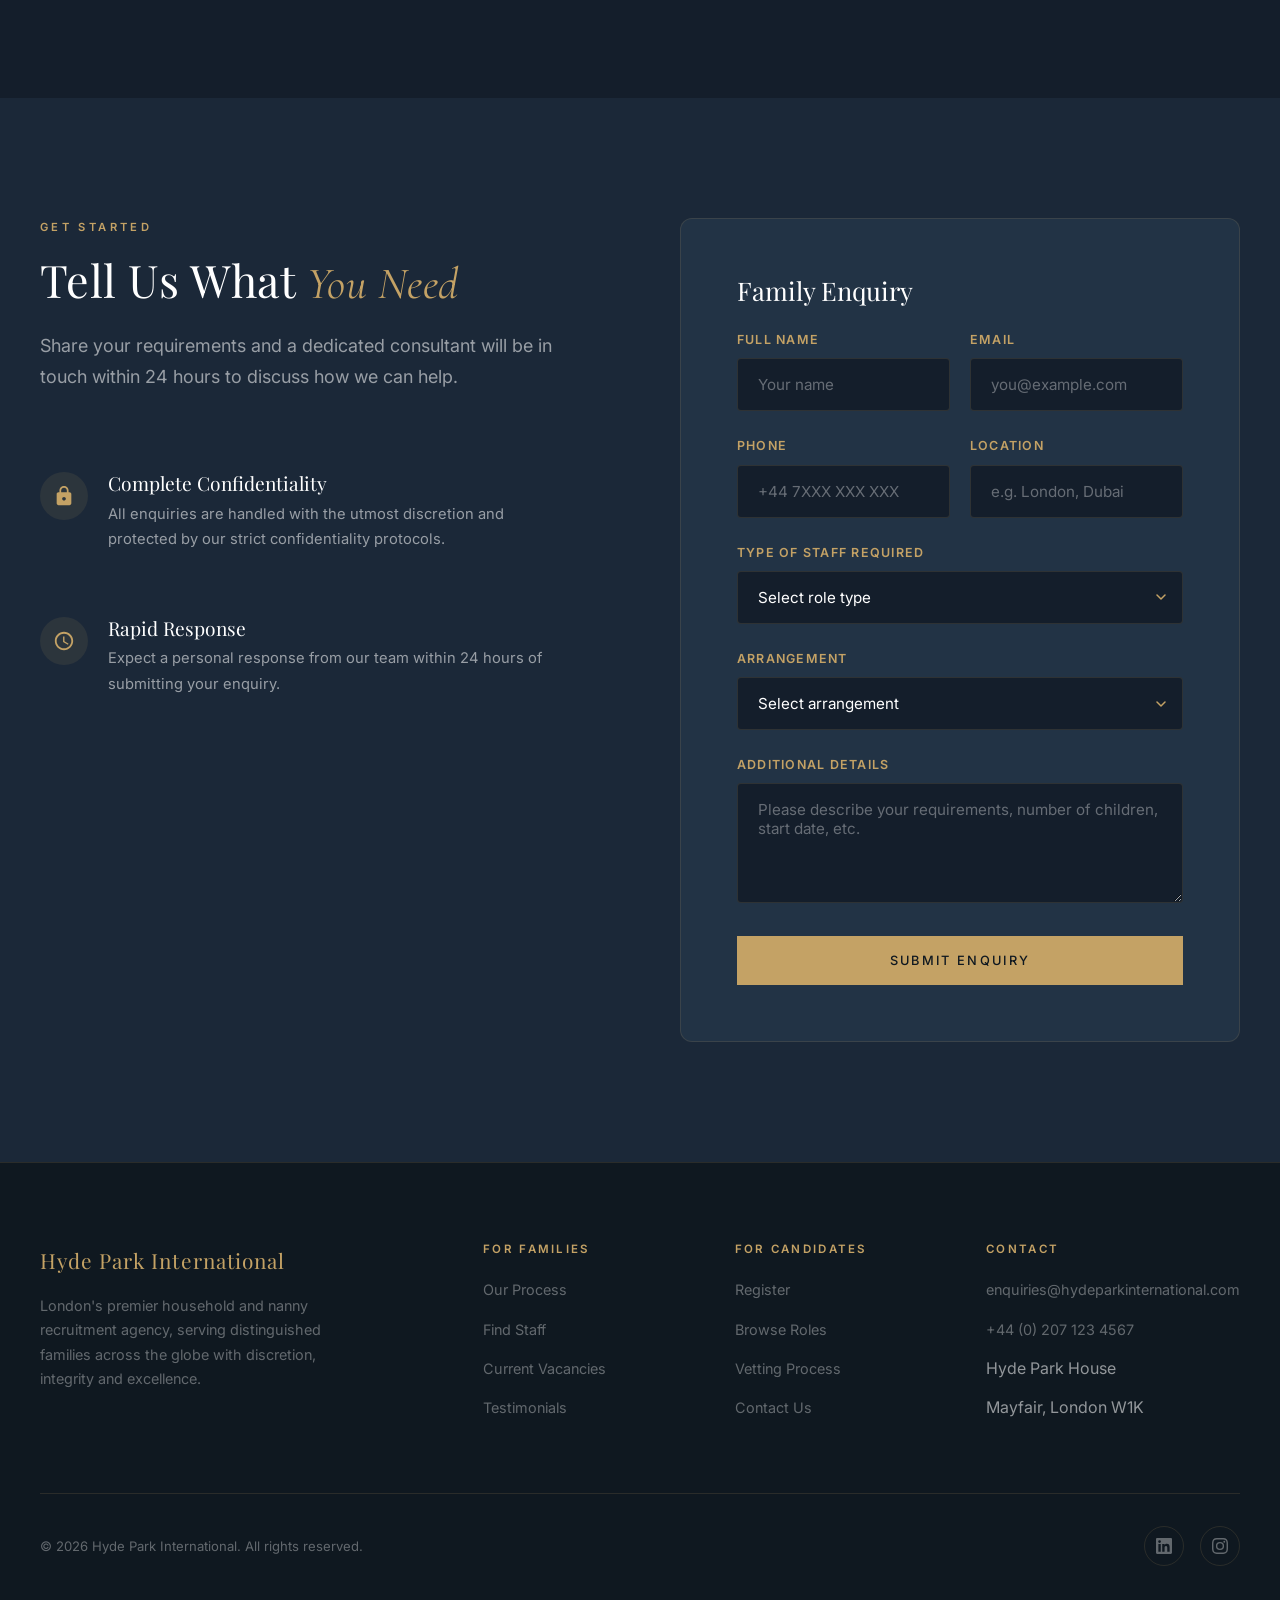
<file: families.html>
<!DOCTYPE html>
<html lang="en">
<head>
  <meta charset="UTF-8">
  <meta name="viewport" content="width=device-width, initial-scale=1.0">
  <title>For Families — Hyde Park International</title>
  <meta name="description" content="Discover our bespoke recruitment process for families seeking exceptional nannies, housekeepers, estate managers and household professionals.">
  <link rel="preconnect" href="https://fonts.googleapis.com">
  <link rel="preconnect" href="https://fonts.gstatic.com" crossorigin>
  <link href="https://fonts.googleapis.com/css2?family=Cormorant+Garamond:ital,wght@0,400;0,500;1,400;1,500&family=Inter:wght@300;400;500;600;700&family=Playfair+Display:ital,wght@0,400;0,500;0,600;0,700;1,400&display=swap" rel="stylesheet">
  <link rel="stylesheet" href="css/style.css">
</head>
<body>

  <!-- ========== NAVIGATION ========== -->
  <nav class="nav" id="nav">
    <div class="nav__inner">
      <a href="index.html" class="nav__logo">HPI</a>
      <div class="nav__links">
        <a href="about.html" class="nav__link">About</a>
        <a href="families.html" class="nav__link active">Services</a>
        <a href="vacancies.html" class="nav__link">Vacancies</a>
        <a href="testimonials.html" class="nav__link">Testimonials</a>
        <a href="contact.html" class="nav__link">Contact</a>
        <a href="#enquiry-modal" class="nav__cta" data-modal="enquiry">Enquire</a>
      </div>
      <button class="nav__hamburger" id="hamburger" aria-label="Toggle menu">
        <span></span><span></span><span></span>
      </button>
    </div>
  </nav>
  <div class="nav__mobile" id="mobileNav">
    <a href="about.html">About</a>
    <a href="families.html">Services</a>
    <a href="vacancies.html">Vacancies</a>
    <a href="candidates.html">Candidates</a>
    <a href="testimonials.html">Testimonials</a>
    <a href="contact.html">Contact</a>
    <a href="#enquiry-modal" class="btn btn--gold btn--sm" data-modal="enquiry">Enquire</a>
  </div>

  <!-- ========== HERO ========== -->
  <section class="hero hero--inner">
    <div class="hero__bg"></div>
    <div class="hero__content">
      <span class="hero__label">For Families</span>
      <h1>Bespoke Staffing for Distinguished Families</h1>
      <p class="hero__subtitle">We understand that inviting someone into your home requires the highest standards of trust, discretion and professionalism.</p>
    </div>
  </section>

  <!-- ========== CONSULTATION PROCESS ========== -->
  <section class="section">
    <div class="container">
      <div class="grid grid--2" style="align-items: center; gap: 80px;">
        <div class="reveal">
          <span class="section-label">Our Approach</span>
          <h2>A Consultation-Led, <em class="text-accent">Personalised Service</em></h2>
          <p class="section-subtitle" style="max-width: none;">Every family is unique. We begin with a thorough, confidential consultation to understand your household, your children's needs, your lifestyle and your expectations — before we introduce a single candidate.</p>
          <p style="margin-top: 16px;">Our consultants bring decades of experience placing household staff with some of the world's most prominent families. We take the time to understand not just the role, but the culture of your home.</p>
          <div class="mt-32">
            <a href="#family-enquiry" class="btn btn--primary">Book a Consultation</a>
          </div>
        </div>
        <div class="reveal reveal-delay-2">
          <div style="background: var(--color-navy-light); border: 1px solid var(--color-border); border-radius: var(--radius-lg); padding: 48px; min-height: 400px; display: flex; align-items: center; justify-content: center;">
            <div style="text-align: center;">
              <div style="font-family: var(--font-heading); font-size: 4rem; color: var(--color-gold); line-height: 1;">25+</div>
              <div style="font-size: 0.85rem; font-weight: 600; letter-spacing: 0.1em; text-transform: uppercase; color: var(--color-text-muted); margin-top: 8px;">Years Placing Exceptional Staff</div>
            </div>
          </div>
        </div>
      </div>
    </div>
  </section>

  <!-- ========== MATCHING METHODOLOGY ========== -->
  <section class="section section--alt">
    <div class="container text-center">
      <span class="section-label reveal">Our Process</span>
      <h2 class="reveal">How We Match You With <em class="text-accent">The Right Candidate</em></h2>
    </div>
    <div class="container mt-48">
      <div class="process-steps reveal">
        <div class="process-step">
          <h4>In-Depth Consultation</h4>
          <p>We learn about your family, lifestyle, household structure and specific requirements.</p>
        </div>
        <div class="process-step">
          <h4>Curated Shortlist</h4>
          <p>We present a carefully selected shortlist of pre-vetted candidates who meet your criteria.</p>
        </div>
        <div class="process-step">
          <h4>Interviews &amp; Trials</h4>
          <p>We coordinate interviews and, where appropriate, arrange trial periods for best fit.</p>
        </div>
        <div class="process-step">
          <h4>Ongoing Support</h4>
          <p>After placement, we remain available for ongoing guidance and support throughout the arrangement.</p>
        </div>
      </div>
    </div>
  </section>

  <!-- ========== SCREENING STANDARDS ========== -->
  <section class="section">
    <div class="container text-center">
      <span class="section-label reveal">Screening Standards</span>
      <h2 class="reveal">Rigorous Vetting You <em class="text-accent">Can Trust</em></h2>
      <p class="section-subtitle mx-auto reveal">Every candidate undergoes our comprehensive screening process before being presented to your family.</p>
    </div>
    <div class="container mt-48">
      <div class="grid grid--3">
        <div class="feature reveal reveal-delay-1">
          <div class="feature__icon">
            <svg viewBox="0 0 24 24"><path d="M12 1L3 5v6c0 5.55 3.84 10.74 9 12 5.16-1.26 9-6.45 9-12V5l-9-4zm-2 16l-4-4 1.41-1.41L10 14.17l6.59-6.59L18 9l-8 8z"/></svg>
          </div>
          <div>
            <h4>Background Checks</h4>
            <p>Enhanced DBS checks, international criminal record screening and identity verification.</p>
          </div>
        </div>
        <div class="feature reveal reveal-delay-2">
          <div class="feature__icon">
            <svg viewBox="0 0 24 24"><path d="M14 2H6c-1.1 0-1.99.9-1.99 2L4 20c0 1.1.89 2 1.99 2H18c1.1 0 2-.9 2-2V8l-6-6zm2 16H8v-2h8v2zm0-4H8v-2h8v2zm-3-5V3.5L18.5 9H13z"/></svg>
          </div>
          <div>
            <h4>Reference Verification</h4>
            <p>Thorough verification of employment history with detailed reference calls for every position held.</p>
          </div>
        </div>
        <div class="feature reveal reveal-delay-3">
          <div class="feature__icon">
            <svg viewBox="0 0 24 24"><path d="M12 12c2.21 0 4-1.79 4-4s-1.79-4-4-4-4 1.79-4 4 1.79 4 4 4zm0 2c-2.67 0-8 1.34-8 4v2h16v-2c0-2.66-5.33-4-8-4z"/></svg>
          </div>
          <div>
            <h4>In-Person Interviews</h4>
            <p>Detailed face-to-face interviews assessing personality, experience, presentation and suitability.</p>
          </div>
        </div>
        <div class="feature reveal reveal-delay-1">
          <div class="feature__icon">
            <svg viewBox="0 0 24 24"><path d="M19 3h-4.18C14.4 1.84 13.3 1 12 1c-1.3 0-2.4.84-2.82 2H5c-1.1 0-2 .9-2 2v14c0 1.1.9 2 2 2h14c1.1 0 2-.9 2-2V5c0-1.1-.9-2-2-2zm-7 0c.55 0 1 .45 1 1s-.45 1-1 1-1-.45-1-1 .45-1 1-1zm2 14H7v-2h7v2zm3-4H7v-2h10v2zm0-4H7V7h10v2z"/></svg>
          </div>
          <div>
            <h4>Qualification Checks</h4>
            <p>Verification of all stated qualifications, certifications and professional training credentials.</p>
          </div>
        </div>
        <div class="feature reveal reveal-delay-2">
          <div class="feature__icon">
            <svg viewBox="0 0 24 24"><path d="M12 2C6.48 2 2 6.48 2 12s4.48 10 10 10 10-4.48 10-10S17.52 2 12 2zm-2 15l-5-5 1.41-1.41L10 14.17l7.59-7.59L19 8l-9 9z"/></svg>
          </div>
          <div>
            <h4>Right to Work</h4>
            <p>Full documentation checks ensuring legal right to work in your country of residence.</p>
          </div>
        </div>
        <div class="feature reveal reveal-delay-3">
          <div class="feature__icon">
            <svg viewBox="0 0 24 24"><path d="M18 8h-1V6c0-2.76-2.24-5-5-5S7 3.24 7 6v2H6c-1.1 0-2 .9-2 2v10c0 1.1.9 2 2 2h12c1.1 0 2-.9 2-2V10c0-1.1-.9-2-2-2zm-6 9c-1.1 0-2-.9-2-2s.9-2 2-2 2 .9 2 2-.9 2-2 2zm3.1-9H8.9V6c0-1.71 1.39-3.1 3.1-3.1 1.71 0 3.1 1.39 3.1 3.1v2z"/></svg>
          </div>
          <div>
            <h4>Confidentiality</h4>
            <p>Full NDAs and confidentiality agreements to protect your family's privacy at all times.</p>
          </div>
        </div>
      </div>
    </div>
  </section>

  <!-- ========== INTERNATIONAL ========== -->
  <section class="section section--dark">
    <div class="container text-center">
      <span class="section-label reveal">International Reach</span>
      <h2 class="reveal">Placements Across the Globe</h2>
      <p class="section-subtitle mx-auto reveal">Whether your family is based in London, the Middle East, Europe, Asia or the Americas, we have the network and expertise to source outstanding household professionals for any location.</p>
      <div class="mt-48">
        <div class="grid grid--4 reveal">
          <div class="text-center">
            <div style="font-family: var(--font-heading); font-size: 2rem; color: var(--color-gold); margin-bottom: 8px;">London</div>
            <p>Mayfair, Chelsea, Kensington &amp; beyond</p>
          </div>
          <div class="text-center">
            <div style="font-family: var(--font-heading); font-size: 2rem; color: var(--color-gold); margin-bottom: 8px;">Dubai</div>
            <p>Emirates Hills, Palm, Downtown</p>
          </div>
          <div class="text-center">
            <div style="font-family: var(--font-heading); font-size: 2rem; color: var(--color-gold); margin-bottom: 8px;">Geneva</div>
            <p>Switzerland &amp; French Riviera</p>
          </div>
          <div class="text-center">
            <div style="font-family: var(--font-heading); font-size: 2rem; color: var(--color-gold); margin-bottom: 8px;">New York</div>
            <p>Manhattan, Hamptons &amp; tri-state</p>
          </div>
        </div>
      </div>
    </div>
  </section>

  <!-- ========== FAMILY ENQUIRY FORM ========== -->
  <section class="section" id="family-enquiry">
    <div class="container">
      <div class="grid grid--2" style="align-items: start; gap: 80px;">
        <div class="reveal">
          <span class="section-label">Get Started</span>
          <h2>Tell Us What <em class="text-accent">You Need</em></h2>
          <p class="section-subtitle" style="max-width: none;">Share your requirements and a dedicated consultant will be in touch within 24 hours to discuss how we can help.</p>
          <div class="mt-48">
            <div class="feature" style="padding-left: 0;">
              <div class="feature__icon">
                <svg viewBox="0 0 24 24"><path d="M18 8h-1V6c0-2.76-2.24-5-5-5S7 3.24 7 6v2H6c-1.1 0-2 .9-2 2v10c0 1.1.9 2 2 2h12c1.1 0 2-.9 2-2V10c0-1.1-.9-2-2-2zm-6 9c-1.1 0-2-.9-2-2s.9-2 2-2 2 .9 2 2-.9 2-2 2zm3.1-9H8.9V6c0-1.71 1.39-3.1 3.1-3.1 1.71 0 3.1 1.39 3.1 3.1v2z"/></svg>
              </div>
              <div>
                <h4>Complete Confidentiality</h4>
                <p>All enquiries are handled with the utmost discretion and protected by our strict confidentiality protocols.</p>
              </div>
            </div>
            <div class="feature" style="padding-left: 0;">
              <div class="feature__icon">
                <svg viewBox="0 0 24 24"><path d="M11.99 2C6.47 2 2 6.48 2 12s4.47 10 9.99 10C17.52 22 22 17.52 22 12S17.52 2 11.99 2zM12 20c-4.42 0-8-3.58-8-8s3.58-8 8-8 8 3.58 8 8-3.58 8-8 8zm.5-13H11v6l5.25 3.15.75-1.23-4.5-2.67z"/></svg>
              </div>
              <div>
                <h4>Rapid Response</h4>
                <p>Expect a personal response from our team within 24 hours of submitting your enquiry.</p>
              </div>
            </div>
          </div>
        </div>
        <div class="form-card reveal reveal-delay-2">
          <h3 class="mb-24">Family Enquiry</h3>
          <form id="familyForm" novalidate>
            <div class="form-row">
              <div class="form-group">
                <label for="f-name">Full Name</label>
                <input type="text" id="f-name" name="name" required placeholder="Your name">
              </div>
              <div class="form-group">
                <label for="f-email">Email</label>
                <input type="email" id="f-email" name="email" required placeholder="you@example.com">
              </div>
            </div>
            <div class="form-row">
              <div class="form-group">
                <label for="f-phone">Phone</label>
                <input type="tel" id="f-phone" name="phone" placeholder="+44 7XXX XXX XXX">
              </div>
              <div class="form-group">
                <label for="f-location">Location</label>
                <input type="text" id="f-location" name="location" placeholder="e.g. London, Dubai">
              </div>
            </div>
            <div class="form-group">
              <label for="f-role">Type of Staff Required</label>
              <select id="f-role" name="role" required>
                <option value="" disabled selected>Select role type</option>
                <option value="nanny">Professional Nanny</option>
                <option value="maternity">Maternity Nurse</option>
                <option value="housekeeper">Housekeeper</option>
                <option value="estate-manager">Estate Manager</option>
                <option value="chauffeur">Chauffeur</option>
                <option value="other">Other / Multiple Roles</option>
              </select>
            </div>
            <div class="form-group">
              <label for="f-arrangement">Arrangement</label>
              <select id="f-arrangement" name="arrangement">
                <option value="" disabled selected>Select arrangement</option>
                <option value="live-in">Live-in</option>
                <option value="live-out">Live-out</option>
                <option value="rota">Rota / Rotational</option>
                <option value="temporary">Temporary</option>
              </select>
            </div>
            <div class="form-group">
              <label for="f-details">Additional Details</label>
              <textarea id="f-details" name="details" rows="4" placeholder="Please describe your requirements, number of children, start date, etc."></textarea>
            </div>
            <button type="submit" class="btn btn--primary" style="width:100%;">Submit Enquiry</button>
          </form>
        </div>
      </div>
    </div>
  </section>

  <!-- ========== FOOTER ========== -->
  <footer class="footer">
    <div class="container">
      <div class="footer__grid">
        <div>
          <div class="footer__brand">Hyde Park <span>International</span></div>
          <p class="footer__desc">London's premier household and nanny recruitment agency, serving distinguished families across the globe with discretion, integrity and excellence.</p>
        </div>
        <div>
          <h5>For Families</h5>
          <ul class="footer__links">
            <li><a href="families.html">Our Process</a></li>
            <li><a href="families.html">Find Staff</a></li>
            <li><a href="vacancies.html">Current Vacancies</a></li>
            <li><a href="testimonials.html">Testimonials</a></li>
          </ul>
        </div>
        <div>
          <h5>For Candidates</h5>
          <ul class="footer__links">
            <li><a href="candidates.html">Register</a></li>
            <li><a href="vacancies.html">Browse Roles</a></li>
            <li><a href="candidates.html#vetting">Vetting Process</a></li>
            <li><a href="contact.html">Contact Us</a></li>
          </ul>
        </div>
        <div>
          <h5>Contact</h5>
          <ul class="footer__links">
            <li><a href="mailto:enquiries@hydeparkinternational.com">enquiries@hydeparkinternational.com</a></li>
            <li><a href="tel:+442071234567">+44 (0) 207 123 4567</a></li>
            <li>Hyde Park House</li>
            <li>Mayfair, London W1K</li>
          </ul>
        </div>
      </div>
      <div class="footer__bottom">
        <span>&copy; 2026 Hyde Park International. All rights reserved.</span>
        <div class="footer__social">
          <a href="#" aria-label="LinkedIn"><svg viewBox="0 0 24 24"><path d="M20.447 20.452h-3.554v-5.569c0-1.328-.027-3.037-1.852-3.037-1.853 0-2.136 1.445-2.136 2.939v5.667H9.351V9h3.414v1.561h.046c.477-.9 1.637-1.85 3.37-1.85 3.601 0 4.267 2.37 4.267 5.455v6.286zM5.337 7.433a2.062 2.062 0 01-2.063-2.065 2.064 2.064 0 112.063 2.065zm1.782 13.019H3.555V9h3.564v11.452zM22.225 0H1.771C.792 0 0 .774 0 1.729v20.542C0 23.227.792 24 1.771 24h20.451C23.2 24 24 23.227 24 22.271V1.729C24 .774 23.2 0 22.222 0h.003z"/></svg></a>
          <a href="#" aria-label="Instagram"><svg viewBox="0 0 24 24"><path d="M12 2.163c3.204 0 3.584.012 4.85.07 3.252.148 4.771 1.691 4.919 4.919.058 1.265.069 1.645.069 4.849 0 3.205-.012 3.584-.069 4.849-.149 3.225-1.664 4.771-4.919 4.919-1.266.058-1.644.07-4.85.07-3.204 0-3.584-.012-4.849-.07-3.26-.149-4.771-1.699-4.919-4.92-.058-1.265-.07-1.644-.07-4.849 0-3.204.013-3.583.07-4.849.149-3.227 1.664-4.771 4.919-4.919 1.266-.057 1.645-.069 4.849-.069zM12 0C8.741 0 8.333.014 7.053.072 2.695.272.273 2.69.073 7.052.014 8.333 0 8.741 0 12c0 3.259.014 3.668.072 4.948.2 4.358 2.618 6.78 6.98 6.98C8.333 23.986 8.741 24 12 24c3.259 0 3.668-.014 4.948-.072 4.354-.2 6.782-2.618 6.979-6.98.059-1.28.073-1.689.073-4.948 0-3.259-.014-3.667-.072-4.947-.196-4.354-2.617-6.78-6.979-6.98C15.668.014 15.259 0 12 0zm0 5.838a6.162 6.162 0 100 12.324 6.162 6.162 0 000-12.324zM12 16a4 4 0 110-8 4 4 0 010 8zm6.406-11.845a1.44 1.44 0 100 2.881 1.44 1.44 0 000-2.881z"/></svg></a>
        </div>
      </div>
    </div>
  </footer>

  <div class="floating-cta" id="floatingCta">
    <button class="floating-cta__btn" data-modal="enquiry">
      <svg viewBox="0 0 24 24"><path d="M20 4H4c-1.1 0-1.99.9-1.99 2L2 18c0 1.1.9 2 2 2h16c1.1 0 2-.9 2-2V6c0-1.1-.9-2-2-2zm0 4l-8 5-8-5V6l8 5 8-5v2z"/></svg>
      Enquire Now
    </button>
  </div>

  <div class="modal-overlay" id="enquiryModal">
    <div class="modal" role="dialog" aria-modal="true">
      <button class="modal__close" data-close-modal aria-label="Close">
        <svg viewBox="0 0 14 14"><path d="M1 1l12 12M13 1L1 13" stroke="currentColor" stroke-width="1.5" fill="none"/></svg>
      </button>
      <span class="section-label">Quick Enquiry</span>
      <h3>Get in Touch</h3>
      <p>Tell us what you&rsquo;re looking for and we&rsquo;ll respond within 24 hours.</p>
      <form id="enquiryForm" novalidate>
        <div class="form-row">
          <div class="form-group">
            <label for="eq-name">Full Name</label>
            <input type="text" id="eq-name" name="name" required placeholder="Your name">
          </div>
          <div class="form-group">
            <label for="eq-email">Email</label>
            <input type="email" id="eq-email" name="email" required placeholder="you@example.com">
          </div>
        </div>
        <div class="form-group">
          <label for="eq-type">I am a...</label>
          <select id="eq-type" name="type" required>
            <option value="" disabled selected>Select one</option>
            <option value="family">Family looking for staff</option>
            <option value="candidate">Candidate seeking a role</option>
          </select>
        </div>
        <div class="form-group">
          <label for="eq-message">Message</label>
          <textarea id="eq-message" name="message" rows="4" placeholder="Tell us about your requirements..."></textarea>
        </div>
        <button type="submit" class="btn btn--primary" style="width:100%;">Send Enquiry</button>
      </form>
    </div>
  </div>

  <script src="js/main.js"></script>
</body>
</html>
</file>
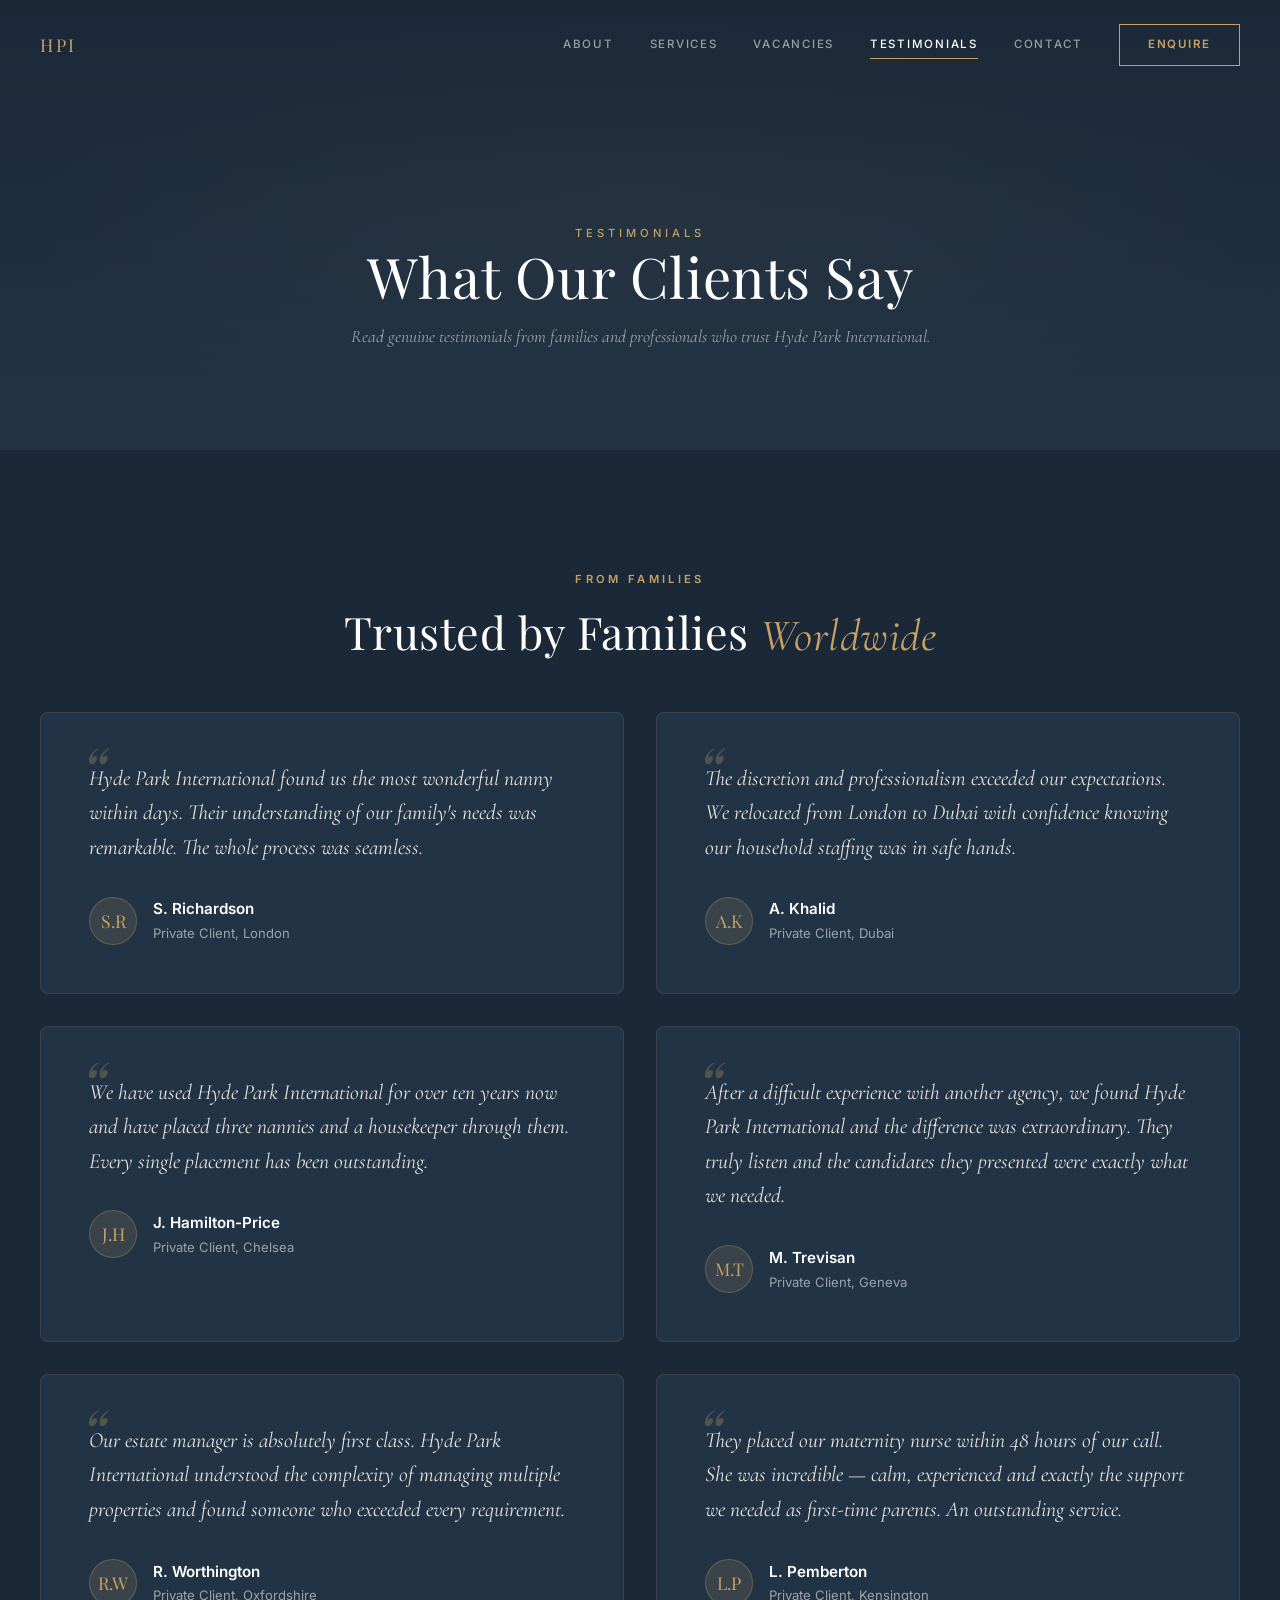
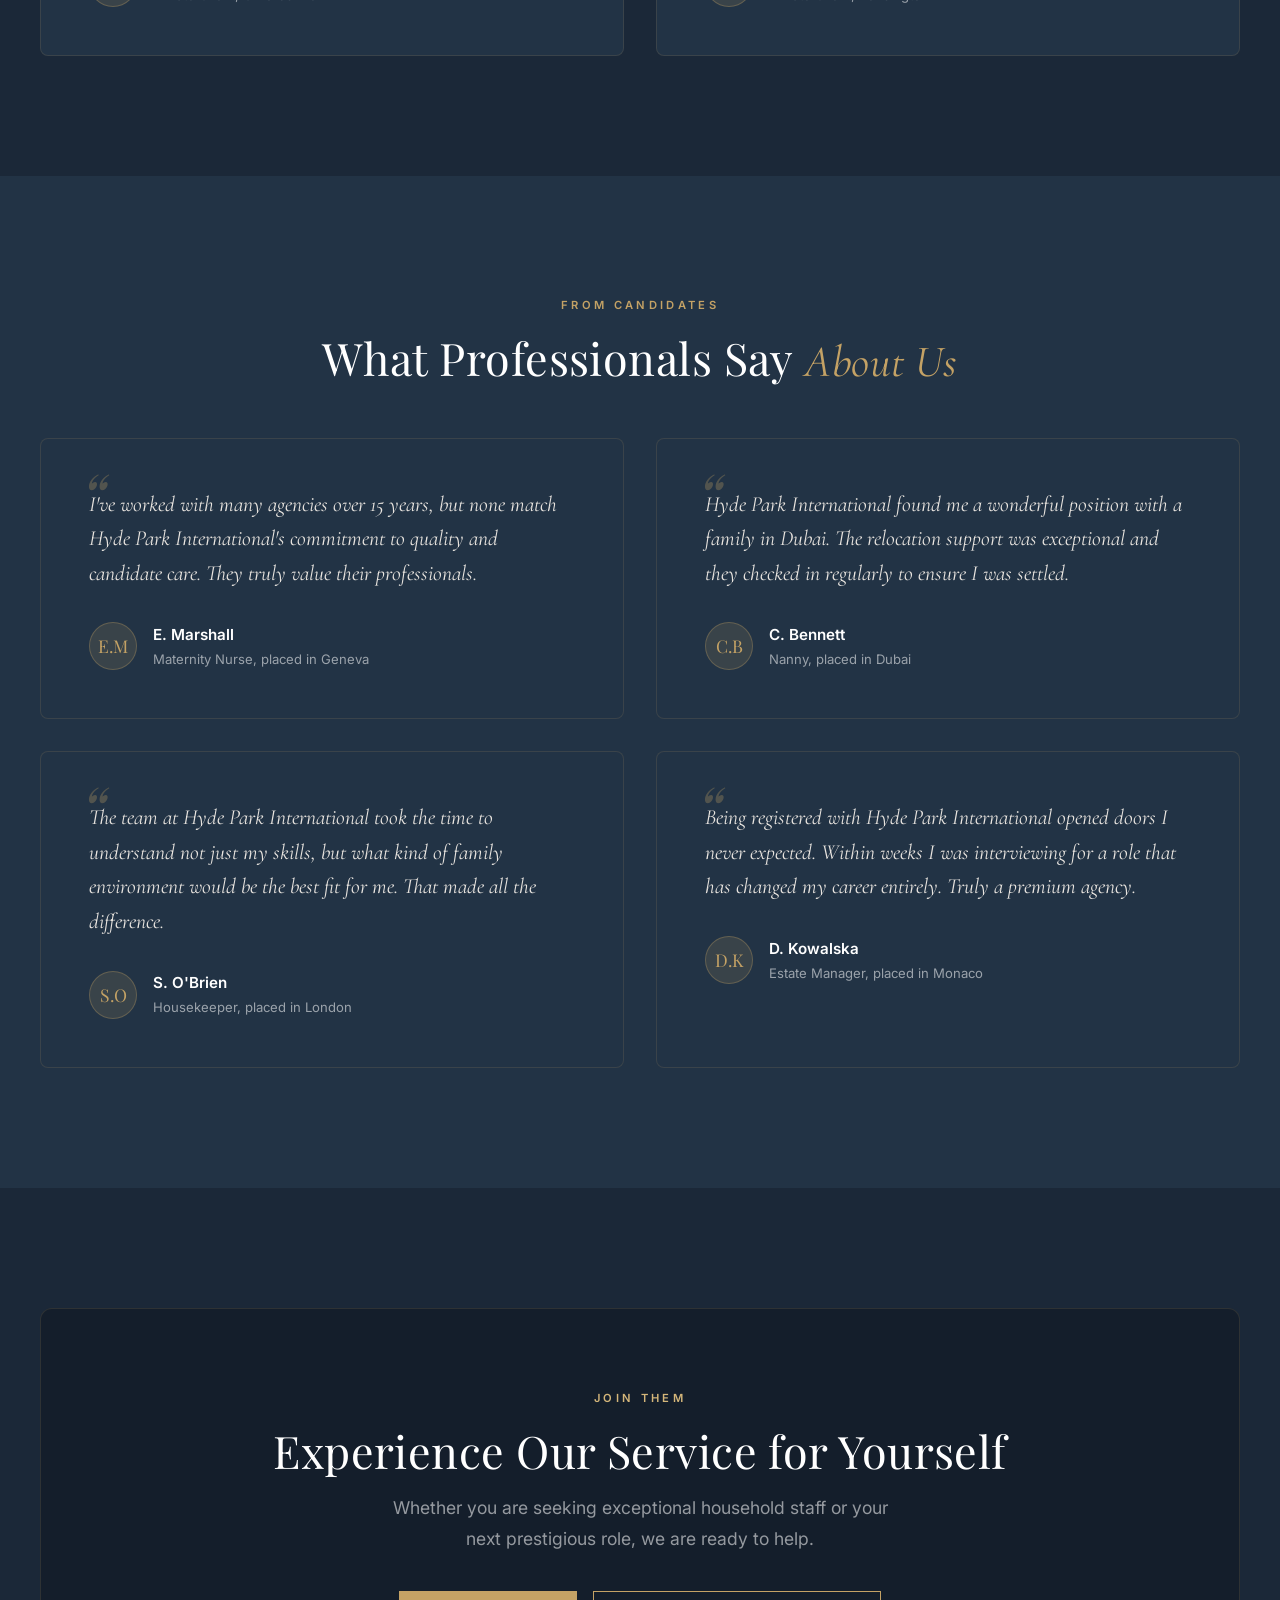
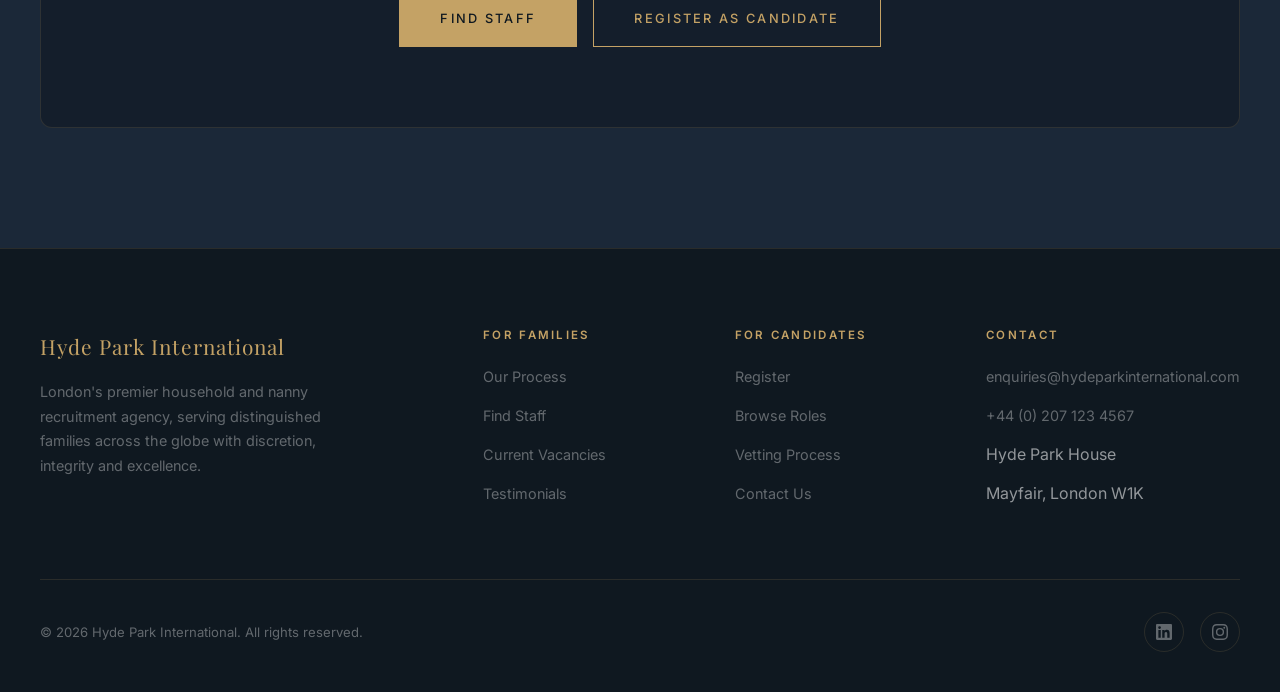
<file: testimonials.html>
<!DOCTYPE html>
<html lang="en">
<head>
  <meta charset="UTF-8">
  <meta name="viewport" content="width=device-width, initial-scale=1.0">
  <title>Testimonials — Hyde Park International</title>
  <meta name="description" content="Read testimonials from families and candidates who have experienced the exceptional service of Hyde Park International.">
  <link rel="preconnect" href="https://fonts.googleapis.com">
  <link rel="preconnect" href="https://fonts.gstatic.com" crossorigin>
  <link href="https://fonts.googleapis.com/css2?family=Cormorant+Garamond:ital,wght@0,400;0,500;1,400;1,500&family=Inter:wght@300;400;500;600;700&family=Playfair+Display:ital,wght@0,400;0,500;0,600;0,700;1,400&display=swap" rel="stylesheet">
  <link rel="stylesheet" href="css/style.css">
</head>
<body>

  <!-- ========== NAVIGATION ========== -->
  <nav class="nav" id="nav">
    <div class="nav__inner">
      <a href="index.html" class="nav__logo">HPI</a>
      <div class="nav__links">
        <a href="about.html" class="nav__link">About</a>
        <a href="families.html" class="nav__link">Services</a>
        <a href="vacancies.html" class="nav__link">Vacancies</a>
        <a href="testimonials.html" class="nav__link active">Testimonials</a>
        <a href="contact.html" class="nav__link">Contact</a>
        <a href="#enquiry-modal" class="nav__cta" data-modal="enquiry">Enquire</a>
      </div>
      <button class="nav__hamburger" id="hamburger" aria-label="Toggle menu">
        <span></span><span></span><span></span>
      </button>
    </div>
  </nav>
  <div class="nav__mobile" id="mobileNav">
    <a href="about.html">About</a>
    <a href="families.html">Services</a>
    <a href="vacancies.html">Vacancies</a>
    <a href="candidates.html">Candidates</a>
    <a href="testimonials.html">Testimonials</a>
    <a href="contact.html">Contact</a>
    <a href="#enquiry-modal" class="btn btn--gold btn--sm" data-modal="enquiry">Enquire</a>
  </div>

  <!-- ========== HERO ========== -->
  <section class="hero hero--inner">
    <div class="hero__bg"></div>
    <div class="hero__content">
      <span class="hero__label">Testimonials</span>
      <h1>What Our Clients Say</h1>
      <p class="hero__subtitle">Read genuine testimonials from families and professionals who trust Hyde Park International.</p>
    </div>
  </section>

  <!-- ========== FAMILY TESTIMONIALS ========== -->
  <section class="section">
    <div class="container text-center">
      <span class="section-label reveal">From Families</span>
      <h2 class="reveal">Trusted by Families <em class="text-accent">Worldwide</em></h2>
    </div>
    <div class="container mt-48">
      <div class="grid grid--2">
        <div class="testimonial-card reveal reveal-delay-1">
          <div class="testimonial-card__quote">
            Hyde Park International found us the most wonderful nanny within days. Their understanding of our family's needs was remarkable. The whole process was seamless.
          </div>
          <div class="testimonial-card__author">
            <div class="testimonial-card__avatar">S.R</div>
            <div>
              <div class="testimonial-card__name">S. Richardson</div>
              <div class="testimonial-card__role">Private Client, London</div>
            </div>
          </div>
        </div>

        <div class="testimonial-card reveal reveal-delay-2">
          <div class="testimonial-card__quote">
            The discretion and professionalism exceeded our expectations. We relocated from London to Dubai with confidence knowing our household staffing was in safe hands.
          </div>
          <div class="testimonial-card__author">
            <div class="testimonial-card__avatar">A.K</div>
            <div>
              <div class="testimonial-card__name">A. Khalid</div>
              <div class="testimonial-card__role">Private Client, Dubai</div>
            </div>
          </div>
        </div>

        <div class="testimonial-card reveal reveal-delay-1">
          <div class="testimonial-card__quote">
            We have used Hyde Park International for over ten years now and have placed three nannies and a housekeeper through them. Every single placement has been outstanding.
          </div>
          <div class="testimonial-card__author">
            <div class="testimonial-card__avatar">J.H</div>
            <div>
              <div class="testimonial-card__name">J. Hamilton-Price</div>
              <div class="testimonial-card__role">Private Client, Chelsea</div>
            </div>
          </div>
        </div>

        <div class="testimonial-card reveal reveal-delay-2">
          <div class="testimonial-card__quote">
            After a difficult experience with another agency, we found Hyde Park International and the difference was extraordinary. They truly listen and the candidates they presented were exactly what we needed.
          </div>
          <div class="testimonial-card__author">
            <div class="testimonial-card__avatar">M.T</div>
            <div>
              <div class="testimonial-card__name">M. Trevisan</div>
              <div class="testimonial-card__role">Private Client, Geneva</div>
            </div>
          </div>
        </div>

        <div class="testimonial-card reveal reveal-delay-1">
          <div class="testimonial-card__quote">
            Our estate manager is absolutely first class. Hyde Park International understood the complexity of managing multiple properties and found someone who exceeded every requirement.
          </div>
          <div class="testimonial-card__author">
            <div class="testimonial-card__avatar">R.W</div>
            <div>
              <div class="testimonial-card__name">R. Worthington</div>
              <div class="testimonial-card__role">Private Client, Oxfordshire</div>
            </div>
          </div>
        </div>

        <div class="testimonial-card reveal reveal-delay-2">
          <div class="testimonial-card__quote">
            They placed our maternity nurse within 48 hours of our call. She was incredible — calm, experienced and exactly the support we needed as first-time parents. An outstanding service.
          </div>
          <div class="testimonial-card__author">
            <div class="testimonial-card__avatar">L.P</div>
            <div>
              <div class="testimonial-card__name">L. Pemberton</div>
              <div class="testimonial-card__role">Private Client, Kensington</div>
            </div>
          </div>
        </div>
      </div>
    </div>
  </section>

  <!-- ========== CANDIDATE TESTIMONIALS ========== -->
  <section class="section section--alt">
    <div class="container text-center">
      <span class="section-label reveal">From Candidates</span>
      <h2 class="reveal">What Professionals Say <em class="text-accent">About Us</em></h2>
    </div>
    <div class="container mt-48">
      <div class="grid grid--2">
        <div class="testimonial-card reveal reveal-delay-1">
          <div class="testimonial-card__quote">
            I've worked with many agencies over 15 years, but none match Hyde Park International's commitment to quality and candidate care. They truly value their professionals.
          </div>
          <div class="testimonial-card__author">
            <div class="testimonial-card__avatar">E.M</div>
            <div>
              <div class="testimonial-card__name">E. Marshall</div>
              <div class="testimonial-card__role">Maternity Nurse, placed in Geneva</div>
            </div>
          </div>
        </div>

        <div class="testimonial-card reveal reveal-delay-2">
          <div class="testimonial-card__quote">
            Hyde Park International found me a wonderful position with a family in Dubai. The relocation support was exceptional and they checked in regularly to ensure I was settled.
          </div>
          <div class="testimonial-card__author">
            <div class="testimonial-card__avatar">C.B</div>
            <div>
              <div class="testimonial-card__name">C. Bennett</div>
              <div class="testimonial-card__role">Nanny, placed in Dubai</div>
            </div>
          </div>
        </div>

        <div class="testimonial-card reveal reveal-delay-1">
          <div class="testimonial-card__quote">
            The team at Hyde Park International took the time to understand not just my skills, but what kind of family environment would be the best fit for me. That made all the difference.
          </div>
          <div class="testimonial-card__author">
            <div class="testimonial-card__avatar">S.O</div>
            <div>
              <div class="testimonial-card__name">S. O'Brien</div>
              <div class="testimonial-card__role">Housekeeper, placed in London</div>
            </div>
          </div>
        </div>

        <div class="testimonial-card reveal reveal-delay-2">
          <div class="testimonial-card__quote">
            Being registered with Hyde Park International opened doors I never expected. Within weeks I was interviewing for a role that has changed my career entirely. Truly a premium agency.
          </div>
          <div class="testimonial-card__author">
            <div class="testimonial-card__avatar">D.K</div>
            <div>
              <div class="testimonial-card__name">D. Kowalska</div>
              <div class="testimonial-card__role">Estate Manager, placed in Monaco</div>
            </div>
          </div>
        </div>
      </div>
    </div>
  </section>

  <!-- ========== CTA ========== -->
  <section class="section">
    <div class="container">
      <div class="cta-banner reveal">
        <span class="section-label" style="color: var(--color-gold-light);">Join Them</span>
        <h2>Experience Our Service for Yourself</h2>
        <p>Whether you are seeking exceptional household staff or your next prestigious role, we are ready to help.</p>
        <div class="btn-group" style="justify-content: center;">
          <a href="families.html" class="btn btn--gold">Find Staff</a>
          <a href="candidates.html" class="btn btn--secondary">Register as Candidate</a>
        </div>
      </div>
    </div>
  </section>

  <!-- ========== FOOTER ========== -->
  <footer class="footer">
    <div class="container">
      <div class="footer__grid">
        <div>
          <div class="footer__brand">Hyde Park <span>International</span></div>
          <p class="footer__desc">London's premier household and nanny recruitment agency, serving distinguished families across the globe with discretion, integrity and excellence.</p>
        </div>
        <div>
          <h5>For Families</h5>
          <ul class="footer__links">
            <li><a href="families.html">Our Process</a></li>
            <li><a href="families.html">Find Staff</a></li>
            <li><a href="vacancies.html">Current Vacancies</a></li>
            <li><a href="testimonials.html">Testimonials</a></li>
          </ul>
        </div>
        <div>
          <h5>For Candidates</h5>
          <ul class="footer__links">
            <li><a href="candidates.html">Register</a></li>
            <li><a href="vacancies.html">Browse Roles</a></li>
            <li><a href="candidates.html#vetting">Vetting Process</a></li>
            <li><a href="contact.html">Contact Us</a></li>
          </ul>
        </div>
        <div>
          <h5>Contact</h5>
          <ul class="footer__links">
            <li><a href="mailto:enquiries@hydeparkinternational.com">enquiries@hydeparkinternational.com</a></li>
            <li><a href="tel:+442071234567">+44 (0) 207 123 4567</a></li>
            <li>Hyde Park House</li>
            <li>Mayfair, London W1K</li>
          </ul>
        </div>
      </div>
      <div class="footer__bottom">
        <span>&copy; 2026 Hyde Park International. All rights reserved.</span>
        <div class="footer__social">
          <a href="#" aria-label="LinkedIn"><svg viewBox="0 0 24 24"><path d="M20.447 20.452h-3.554v-5.569c0-1.328-.027-3.037-1.852-3.037-1.853 0-2.136 1.445-2.136 2.939v5.667H9.351V9h3.414v1.561h.046c.477-.9 1.637-1.85 3.37-1.85 3.601 0 4.267 2.37 4.267 5.455v6.286zM5.337 7.433a2.062 2.062 0 01-2.063-2.065 2.064 2.064 0 112.063 2.065zm1.782 13.019H3.555V9h3.564v11.452zM22.225 0H1.771C.792 0 0 .774 0 1.729v20.542C0 23.227.792 24 1.771 24h20.451C23.2 24 24 23.227 24 22.271V1.729C24 .774 23.2 0 22.222 0h.003z"/></svg></a>
          <a href="#" aria-label="Instagram"><svg viewBox="0 0 24 24"><path d="M12 2.163c3.204 0 3.584.012 4.85.07 3.252.148 4.771 1.691 4.919 4.919.058 1.265.069 1.645.069 4.849 0 3.205-.012 3.584-.069 4.849-.149 3.225-1.664 4.771-4.919 4.919-1.266.058-1.644.07-4.85.07-3.204 0-3.584-.012-4.849-.07-3.26-.149-4.771-1.699-4.919-4.92-.058-1.265-.07-1.644-.07-4.849 0-3.204.013-3.583.07-4.849.149-3.227 1.664-4.771 4.919-4.919 1.266-.057 1.645-.069 4.849-.069zM12 0C8.741 0 8.333.014 7.053.072 2.695.272.273 2.69.073 7.052.014 8.333 0 8.741 0 12c0 3.259.014 3.668.072 4.948.2 4.358 2.618 6.78 6.98 6.98C8.333 23.986 8.741 24 12 24c3.259 0 3.668-.014 4.948-.072 4.354-.2 6.782-2.618 6.979-6.98.059-1.28.073-1.689.073-4.948 0-3.259-.014-3.667-.072-4.947-.196-4.354-2.617-6.78-6.979-6.98C15.668.014 15.259 0 12 0zm0 5.838a6.162 6.162 0 100 12.324 6.162 6.162 0 000-12.324zM12 16a4 4 0 110-8 4 4 0 010 8zm6.406-11.845a1.44 1.44 0 100 2.881 1.44 1.44 0 000-2.881z"/></svg></a>
        </div>
      </div>
    </div>
  </footer>

  <!-- Floating CTA -->
  <div class="floating-cta" id="floatingCta">
    <button class="floating-cta__btn" data-modal="enquiry">
      <svg viewBox="0 0 24 24"><path d="M20 4H4c-1.1 0-1.99.9-1.99 2L2 18c0 1.1.9 2 2 2h16c1.1 0 2-.9 2-2V6c0-1.1-.9-2-2-2zm0 4l-8 5-8-5V6l8 5 8-5v2z"/></svg>
      Enquire Now
    </button>
  </div>

  <!-- Enquiry Modal -->
  <div class="modal-overlay" id="enquiryModal">
    <div class="modal" role="dialog" aria-modal="true">
      <button class="modal__close" data-close-modal aria-label="Close">
        <svg viewBox="0 0 14 14"><path d="M1 1l12 12M13 1L1 13" stroke="currentColor" stroke-width="1.5" fill="none"/></svg>
      </button>
      <span class="section-label">Quick Enquiry</span>
      <h3>Get in Touch</h3>
      <p>Tell us what you&rsquo;re looking for and we&rsquo;ll respond within 24 hours.</p>
      <form id="enquiryForm" novalidate>
        <div class="form-row">
          <div class="form-group">
            <label for="eq-name">Full Name</label>
            <input type="text" id="eq-name" name="name" required placeholder="Your name">
          </div>
          <div class="form-group">
            <label for="eq-email">Email</label>
            <input type="email" id="eq-email" name="email" required placeholder="you@example.com">
          </div>
        </div>
        <div class="form-group">
          <label for="eq-type">I am a...</label>
          <select id="eq-type" name="type" required>
            <option value="" disabled selected>Select one</option>
            <option value="family">Family looking for staff</option>
            <option value="candidate">Candidate seeking a role</option>
          </select>
        </div>
        <div class="form-group">
          <label for="eq-message">Message</label>
          <textarea id="eq-message" name="message" rows="4" placeholder="Tell us about your requirements..."></textarea>
        </div>
        <button type="submit" class="btn btn--primary" style="width:100%;">Send Enquiry</button>
      </form>
    </div>
  </div>

  <script src="js/main.js"></script>
</body>
</html>
</file>
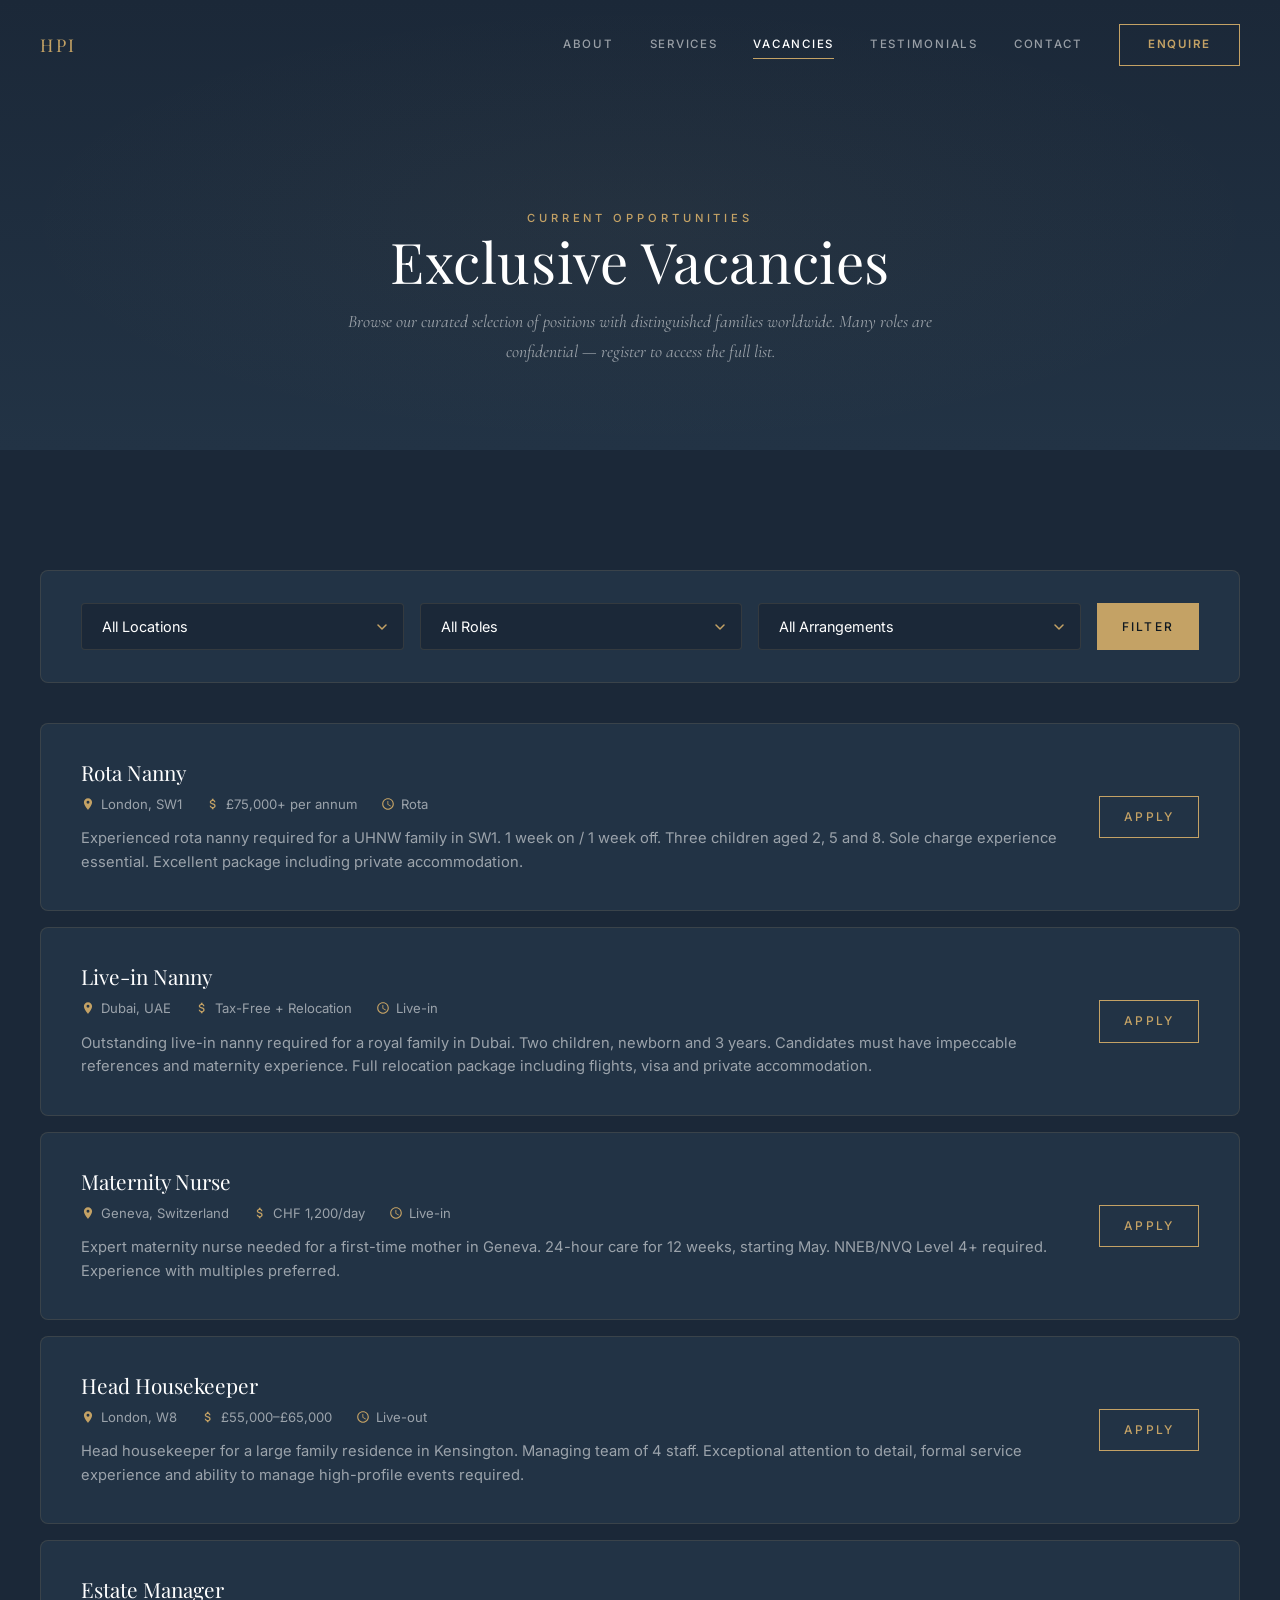
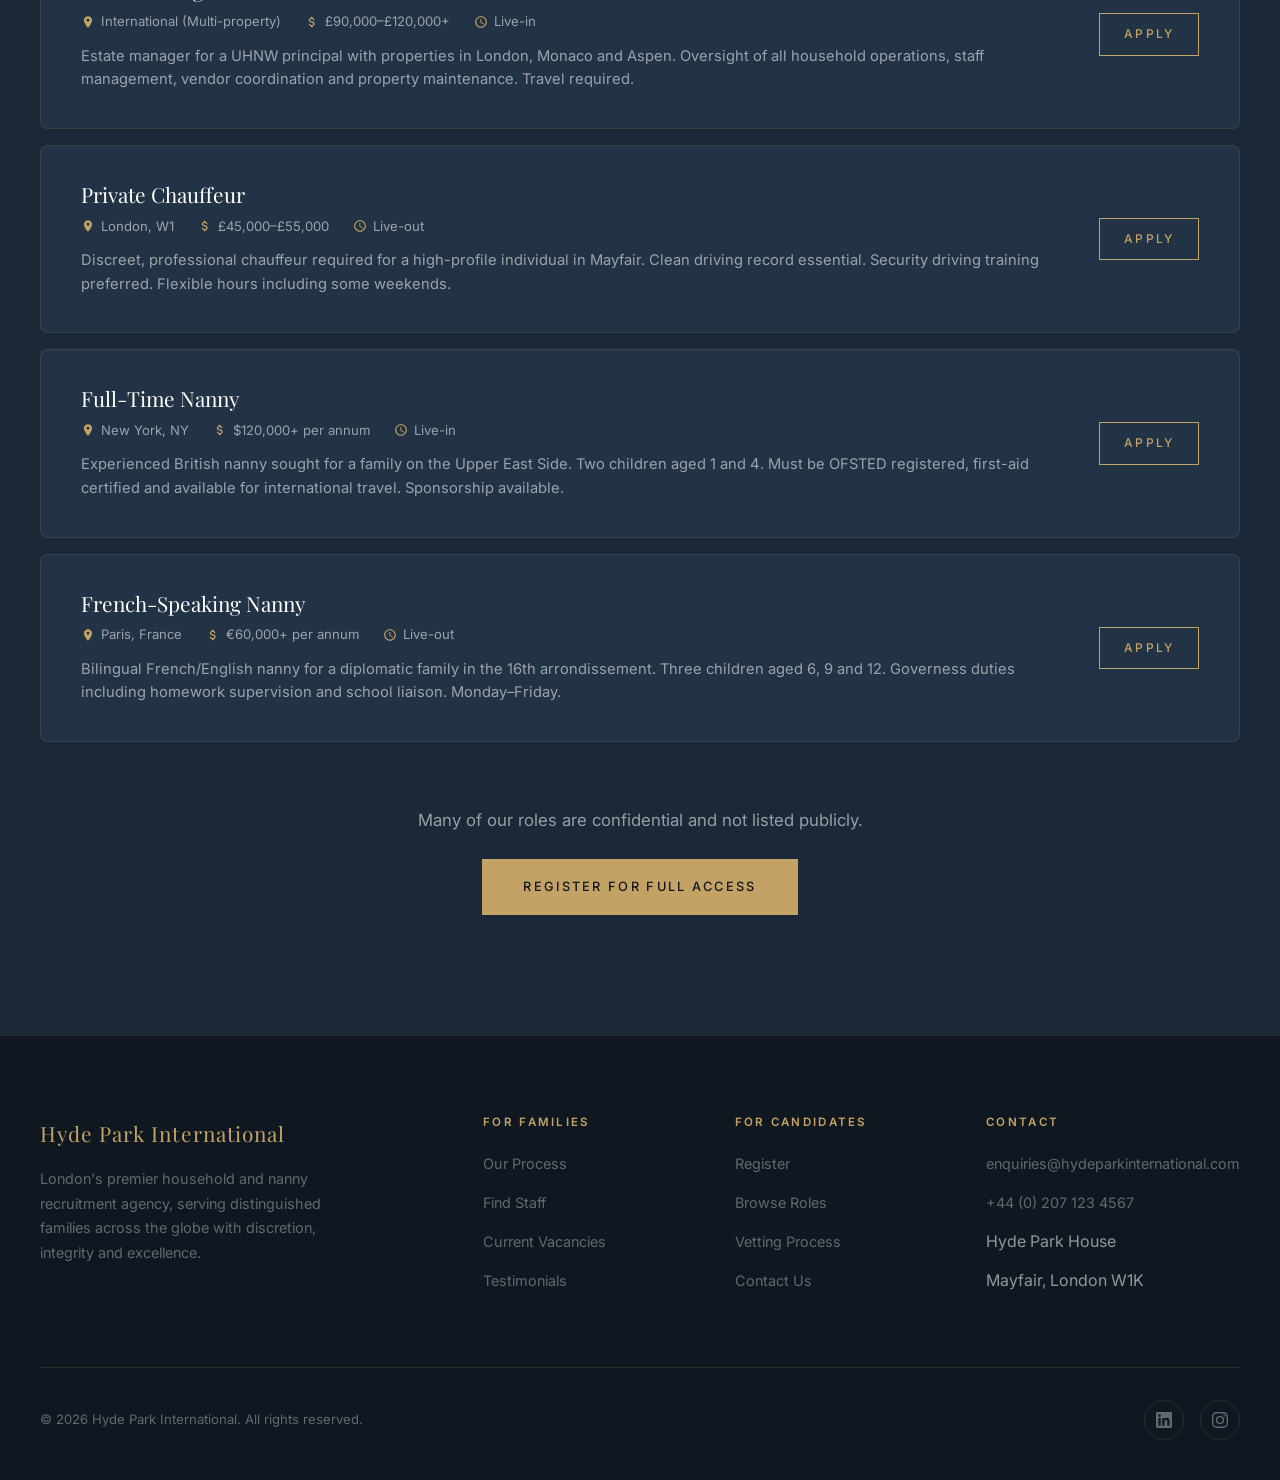
<file: vacancies.html>
<!DOCTYPE html>
<html lang="en">
<head>
  <meta charset="UTF-8">
  <meta name="viewport" content="width=device-width, initial-scale=1.0">
  <title>Vacancies — Hyde Park International</title>
  <meta name="description" content="Browse current vacancies for nannies, maternity nurses, housekeepers, estate managers and household professionals with Hyde Park International.">
  <link rel="preconnect" href="https://fonts.googleapis.com">
  <link rel="preconnect" href="https://fonts.gstatic.com" crossorigin>
  <link href="https://fonts.googleapis.com/css2?family=Cormorant+Garamond:ital,wght@0,400;0,500;1,400;1,500&family=Inter:wght@300;400;500;600;700&family=Playfair+Display:ital,wght@0,400;0,500;0,600;0,700;1,400&display=swap" rel="stylesheet">
  <link rel="stylesheet" href="css/style.css">
</head>
<body>

  <!-- ========== NAVIGATION ========== -->
  <nav class="nav" id="nav">
    <div class="nav__inner">
      <a href="index.html" class="nav__logo">HPI</a>
      <div class="nav__links">
        <a href="about.html" class="nav__link">About</a>
        <a href="families.html" class="nav__link">Services</a>
        <a href="vacancies.html" class="nav__link active">Vacancies</a>
        <a href="testimonials.html" class="nav__link">Testimonials</a>
        <a href="contact.html" class="nav__link">Contact</a>
        <a href="#enquiry-modal" class="nav__cta" data-modal="enquiry">Enquire</a>
      </div>
      <button class="nav__hamburger" id="hamburger" aria-label="Toggle menu">
        <span></span><span></span><span></span>
      </button>
    </div>
  </nav>
  <div class="nav__mobile" id="mobileNav">
    <a href="about.html">About</a>
    <a href="families.html">Services</a>
    <a href="vacancies.html">Vacancies</a>
    <a href="candidates.html">Candidates</a>
    <a href="testimonials.html">Testimonials</a>
    <a href="contact.html">Contact</a>
    <a href="#enquiry-modal" class="btn btn--gold btn--sm" data-modal="enquiry">Enquire</a>
  </div>

  <!-- ========== HERO ========== -->
  <section class="hero hero--inner">
    <div class="hero__bg"></div>
    <div class="hero__content">
      <span class="hero__label">Current Opportunities</span>
      <h1>Exclusive Vacancies</h1>
      <p class="hero__subtitle">Browse our curated selection of positions with distinguished families worldwide. Many roles are confidential — register to access the full list.</p>
    </div>
  </section>

  <!-- ========== FILTER + VACANCIES ========== -->
  <section class="section">
    <div class="container">

      <!-- Filter Bar -->
      <div class="filter-bar reveal" id="filterBar">
        <select id="filterLocation" aria-label="Filter by location">
          <option value="">All Locations</option>
          <option value="london">London</option>
          <option value="dubai">Dubai</option>
          <option value="geneva">Geneva</option>
          <option value="new-york">New York</option>
          <option value="paris">Paris</option>
          <option value="international">International</option>
        </select>
        <select id="filterRole" aria-label="Filter by role type">
          <option value="">All Roles</option>
          <option value="nanny">Nanny</option>
          <option value="maternity-nurse">Maternity Nurse</option>
          <option value="housekeeper">Housekeeper</option>
          <option value="estate-manager">Estate Manager</option>
          <option value="chauffeur">Chauffeur</option>
        </select>
        <select id="filterArrangement" aria-label="Filter by arrangement">
          <option value="">All Arrangements</option>
          <option value="live-in">Live-in</option>
          <option value="live-out">Live-out</option>
          <option value="rota">Rota / Rotational</option>
        </select>
        <button class="btn btn--primary btn--sm" id="filterBtn">Filter</button>
      </div>

      <!-- Vacancy Listings -->
      <div id="vacancyList" style="display: flex; flex-direction: column; gap: 16px;">

        <!-- Vacancy 1 -->
        <div class="vacancy-card reveal" data-location="london" data-role="nanny" data-arrangement="rota">
          <div class="vacancy-card__info">
            <h3 class="vacancy-card__title">Rota Nanny</h3>
            <div class="vacancy-card__meta">
              <span class="vacancy-card__tag">
                <svg viewBox="0 0 24 24"><path d="M12 2C8.13 2 5 5.13 5 9c0 5.25 7 13 7 13s7-7.75 7-13c0-3.87-3.13-7-7-7zm0 9.5a2.5 2.5 0 010-5 2.5 2.5 0 010 5z"/></svg>
                London, SW1
              </span>
              <span class="vacancy-card__tag">
                <svg viewBox="0 0 24 24"><path d="M11.8 10.9c-2.27-.59-3-1.2-3-2.15 0-1.09 1.01-1.85 2.7-1.85 1.78 0 2.44.85 2.5 2.1h2.21c-.07-1.72-1.12-3.3-3.21-3.81V3h-3v2.16c-1.94.42-3.5 1.68-3.5 3.61 0 2.31 1.91 3.46 4.7 4.13 2.5.6 3 1.48 3 2.41 0 .69-.49 1.79-2.7 1.79-2.06 0-2.87-.92-2.98-2.1h-2.2c.12 2.19 1.76 3.42 3.68 3.83V21h3v-2.15c1.95-.37 3.5-1.5 3.5-3.55 0-2.84-2.43-3.81-4.7-4.4z"/></svg>
                £75,000+ per annum
              </span>
              <span class="vacancy-card__tag">
                <svg viewBox="0 0 24 24"><path d="M11.99 2C6.47 2 2 6.48 2 12s4.47 10 9.99 10C17.52 22 22 17.52 22 12S17.52 2 11.99 2zM12 20c-4.42 0-8-3.58-8-8s3.58-8 8-8 8 3.58 8 8-3.58 8-8 8zm.5-13H11v6l5.25 3.15.75-1.23-4.5-2.67z"/></svg>
                Rota
              </span>
            </div>
            <p class="vacancy-card__desc">Experienced rota nanny required for a UHNW family in SW1. 1 week on / 1 week off. Three children aged 2, 5 and 8. Sole charge experience essential. Excellent package including private accommodation.</p>
          </div>
          <a href="candidates.html#register" class="btn btn--outline btn--sm">Apply</a>
        </div>

        <!-- Vacancy 2 -->
        <div class="vacancy-card reveal" data-location="dubai" data-role="nanny" data-arrangement="live-in">
          <div class="vacancy-card__info">
            <h3 class="vacancy-card__title">Live-in Nanny</h3>
            <div class="vacancy-card__meta">
              <span class="vacancy-card__tag">
                <svg viewBox="0 0 24 24"><path d="M12 2C8.13 2 5 5.13 5 9c0 5.25 7 13 7 13s7-7.75 7-13c0-3.87-3.13-7-7-7zm0 9.5a2.5 2.5 0 010-5 2.5 2.5 0 010 5z"/></svg>
                Dubai, UAE
              </span>
              <span class="vacancy-card__tag">
                <svg viewBox="0 0 24 24"><path d="M11.8 10.9c-2.27-.59-3-1.2-3-2.15 0-1.09 1.01-1.85 2.7-1.85 1.78 0 2.44.85 2.5 2.1h2.21c-.07-1.72-1.12-3.3-3.21-3.81V3h-3v2.16c-1.94.42-3.5 1.68-3.5 3.61 0 2.31 1.91 3.46 4.7 4.13 2.5.6 3 1.48 3 2.41 0 .69-.49 1.79-2.7 1.79-2.06 0-2.87-.92-2.98-2.1h-2.2c.12 2.19 1.76 3.42 3.68 3.83V21h3v-2.15c1.95-.37 3.5-1.5 3.5-3.55 0-2.84-2.43-3.81-4.7-4.4z"/></svg>
                Tax-Free + Relocation
              </span>
              <span class="vacancy-card__tag">
                <svg viewBox="0 0 24 24"><path d="M11.99 2C6.47 2 2 6.48 2 12s4.47 10 9.99 10C17.52 22 22 17.52 22 12S17.52 2 11.99 2zM12 20c-4.42 0-8-3.58-8-8s3.58-8 8-8 8 3.58 8 8-3.58 8-8 8zm.5-13H11v6l5.25 3.15.75-1.23-4.5-2.67z"/></svg>
                Live-in
              </span>
            </div>
            <p class="vacancy-card__desc">Outstanding live-in nanny required for a royal family in Dubai. Two children, newborn and 3 years. Candidates must have impeccable references and maternity experience. Full relocation package including flights, visa and private accommodation.</p>
          </div>
          <a href="candidates.html#register" class="btn btn--outline btn--sm">Apply</a>
        </div>

        <!-- Vacancy 3 -->
        <div class="vacancy-card reveal" data-location="geneva" data-role="maternity-nurse" data-arrangement="live-in">
          <div class="vacancy-card__info">
            <h3 class="vacancy-card__title">Maternity Nurse</h3>
            <div class="vacancy-card__meta">
              <span class="vacancy-card__tag">
                <svg viewBox="0 0 24 24"><path d="M12 2C8.13 2 5 5.13 5 9c0 5.25 7 13 7 13s7-7.75 7-13c0-3.87-3.13-7-7-7zm0 9.5a2.5 2.5 0 010-5 2.5 2.5 0 010 5z"/></svg>
                Geneva, Switzerland
              </span>
              <span class="vacancy-card__tag">
                <svg viewBox="0 0 24 24"><path d="M11.8 10.9c-2.27-.59-3-1.2-3-2.15 0-1.09 1.01-1.85 2.7-1.85 1.78 0 2.44.85 2.5 2.1h2.21c-.07-1.72-1.12-3.3-3.21-3.81V3h-3v2.16c-1.94.42-3.5 1.68-3.5 3.61 0 2.31 1.91 3.46 4.7 4.13 2.5.6 3 1.48 3 2.41 0 .69-.49 1.79-2.7 1.79-2.06 0-2.87-.92-2.98-2.1h-2.2c.12 2.19 1.76 3.42 3.68 3.83V21h3v-2.15c1.95-.37 3.5-1.5 3.5-3.55 0-2.84-2.43-3.81-4.7-4.4z"/></svg>
                CHF 1,200/day
              </span>
              <span class="vacancy-card__tag">
                <svg viewBox="0 0 24 24"><path d="M11.99 2C6.47 2 2 6.48 2 12s4.47 10 9.99 10C17.52 22 22 17.52 22 12S17.52 2 11.99 2zM12 20c-4.42 0-8-3.58-8-8s3.58-8 8-8 8 3.58 8 8-3.58 8-8 8zm.5-13H11v6l5.25 3.15.75-1.23-4.5-2.67z"/></svg>
                Live-in
              </span>
            </div>
            <p class="vacancy-card__desc">Expert maternity nurse needed for a first-time mother in Geneva. 24-hour care for 12 weeks, starting May. NNEB/NVQ Level 4+ required. Experience with multiples preferred.</p>
          </div>
          <a href="candidates.html#register" class="btn btn--outline btn--sm">Apply</a>
        </div>

        <!-- Vacancy 4 -->
        <div class="vacancy-card reveal" data-location="london" data-role="housekeeper" data-arrangement="live-out">
          <div class="vacancy-card__info">
            <h3 class="vacancy-card__title">Head Housekeeper</h3>
            <div class="vacancy-card__meta">
              <span class="vacancy-card__tag">
                <svg viewBox="0 0 24 24"><path d="M12 2C8.13 2 5 5.13 5 9c0 5.25 7 13 7 13s7-7.75 7-13c0-3.87-3.13-7-7-7zm0 9.5a2.5 2.5 0 010-5 2.5 2.5 0 010 5z"/></svg>
                London, W8
              </span>
              <span class="vacancy-card__tag">
                <svg viewBox="0 0 24 24"><path d="M11.8 10.9c-2.27-.59-3-1.2-3-2.15 0-1.09 1.01-1.85 2.7-1.85 1.78 0 2.44.85 2.5 2.1h2.21c-.07-1.72-1.12-3.3-3.21-3.81V3h-3v2.16c-1.94.42-3.5 1.68-3.5 3.61 0 2.31 1.91 3.46 4.7 4.13 2.5.6 3 1.48 3 2.41 0 .69-.49 1.79-2.7 1.79-2.06 0-2.87-.92-2.98-2.1h-2.2c.12 2.19 1.76 3.42 3.68 3.83V21h3v-2.15c1.95-.37 3.5-1.5 3.5-3.55 0-2.84-2.43-3.81-4.7-4.4z"/></svg>
                £55,000–£65,000
              </span>
              <span class="vacancy-card__tag">
                <svg viewBox="0 0 24 24"><path d="M11.99 2C6.47 2 2 6.48 2 12s4.47 10 9.99 10C17.52 22 22 17.52 22 12S17.52 2 11.99 2zM12 20c-4.42 0-8-3.58-8-8s3.58-8 8-8 8 3.58 8 8-3.58 8-8 8zm.5-13H11v6l5.25 3.15.75-1.23-4.5-2.67z"/></svg>
                Live-out
              </span>
            </div>
            <p class="vacancy-card__desc">Head housekeeper for a large family residence in Kensington. Managing team of 4 staff. Exceptional attention to detail, formal service experience and ability to manage high-profile events required.</p>
          </div>
          <a href="candidates.html#register" class="btn btn--outline btn--sm">Apply</a>
        </div>

        <!-- Vacancy 5 -->
        <div class="vacancy-card reveal" data-location="international" data-role="estate-manager" data-arrangement="live-in">
          <div class="vacancy-card__info">
            <h3 class="vacancy-card__title">Estate Manager</h3>
            <div class="vacancy-card__meta">
              <span class="vacancy-card__tag">
                <svg viewBox="0 0 24 24"><path d="M12 2C8.13 2 5 5.13 5 9c0 5.25 7 13 7 13s7-7.75 7-13c0-3.87-3.13-7-7-7zm0 9.5a2.5 2.5 0 010-5 2.5 2.5 0 010 5z"/></svg>
                International (Multi-property)
              </span>
              <span class="vacancy-card__tag">
                <svg viewBox="0 0 24 24"><path d="M11.8 10.9c-2.27-.59-3-1.2-3-2.15 0-1.09 1.01-1.85 2.7-1.85 1.78 0 2.44.85 2.5 2.1h2.21c-.07-1.72-1.12-3.3-3.21-3.81V3h-3v2.16c-1.94.42-3.5 1.68-3.5 3.61 0 2.31 1.91 3.46 4.7 4.13 2.5.6 3 1.48 3 2.41 0 .69-.49 1.79-2.7 1.79-2.06 0-2.87-.92-2.98-2.1h-2.2c.12 2.19 1.76 3.42 3.68 3.83V21h3v-2.15c1.95-.37 3.5-1.5 3.5-3.55 0-2.84-2.43-3.81-4.7-4.4z"/></svg>
                £90,000–£120,000+
              </span>
              <span class="vacancy-card__tag">
                <svg viewBox="0 0 24 24"><path d="M11.99 2C6.47 2 2 6.48 2 12s4.47 10 9.99 10C17.52 22 22 17.52 22 12S17.52 2 11.99 2zM12 20c-4.42 0-8-3.58-8-8s3.58-8 8-8 8 3.58 8 8-3.58 8-8 8zm.5-13H11v6l5.25 3.15.75-1.23-4.5-2.67z"/></svg>
                Live-in
              </span>
            </div>
            <p class="vacancy-card__desc">Estate manager for a UHNW principal with properties in London, Monaco and Aspen. Oversight of all household operations, staff management, vendor coordination and property maintenance. Travel required.</p>
          </div>
          <a href="candidates.html#register" class="btn btn--outline btn--sm">Apply</a>
        </div>

        <!-- Vacancy 6 -->
        <div class="vacancy-card reveal" data-location="london" data-role="chauffeur" data-arrangement="live-out">
          <div class="vacancy-card__info">
            <h3 class="vacancy-card__title">Private Chauffeur</h3>
            <div class="vacancy-card__meta">
              <span class="vacancy-card__tag">
                <svg viewBox="0 0 24 24"><path d="M12 2C8.13 2 5 5.13 5 9c0 5.25 7 13 7 13s7-7.75 7-13c0-3.87-3.13-7-7-7zm0 9.5a2.5 2.5 0 010-5 2.5 2.5 0 010 5z"/></svg>
                London, W1
              </span>
              <span class="vacancy-card__tag">
                <svg viewBox="0 0 24 24"><path d="M11.8 10.9c-2.27-.59-3-1.2-3-2.15 0-1.09 1.01-1.85 2.7-1.85 1.78 0 2.44.85 2.5 2.1h2.21c-.07-1.72-1.12-3.3-3.21-3.81V3h-3v2.16c-1.94.42-3.5 1.68-3.5 3.61 0 2.31 1.91 3.46 4.7 4.13 2.5.6 3 1.48 3 2.41 0 .69-.49 1.79-2.7 1.79-2.06 0-2.87-.92-2.98-2.1h-2.2c.12 2.19 1.76 3.42 3.68 3.83V21h3v-2.15c1.95-.37 3.5-1.5 3.5-3.55 0-2.84-2.43-3.81-4.7-4.4z"/></svg>
                £45,000–£55,000
              </span>
              <span class="vacancy-card__tag">
                <svg viewBox="0 0 24 24"><path d="M11.99 2C6.47 2 2 6.48 2 12s4.47 10 9.99 10C17.52 22 22 17.52 22 12S17.52 2 11.99 2zM12 20c-4.42 0-8-3.58-8-8s3.58-8 8-8 8 3.58 8 8-3.58 8-8 8zm.5-13H11v6l5.25 3.15.75-1.23-4.5-2.67z"/></svg>
                Live-out
              </span>
            </div>
            <p class="vacancy-card__desc">Discreet, professional chauffeur required for a high-profile individual in Mayfair. Clean driving record essential. Security driving training preferred. Flexible hours including some weekends.</p>
          </div>
          <a href="candidates.html#register" class="btn btn--outline btn--sm">Apply</a>
        </div>

        <!-- Vacancy 7 -->
        <div class="vacancy-card reveal" data-location="new-york" data-role="nanny" data-arrangement="live-in">
          <div class="vacancy-card__info">
            <h3 class="vacancy-card__title">Full-Time Nanny</h3>
            <div class="vacancy-card__meta">
              <span class="vacancy-card__tag">
                <svg viewBox="0 0 24 24"><path d="M12 2C8.13 2 5 5.13 5 9c0 5.25 7 13 7 13s7-7.75 7-13c0-3.87-3.13-7-7-7zm0 9.5a2.5 2.5 0 010-5 2.5 2.5 0 010 5z"/></svg>
                New York, NY
              </span>
              <span class="vacancy-card__tag">
                <svg viewBox="0 0 24 24"><path d="M11.8 10.9c-2.27-.59-3-1.2-3-2.15 0-1.09 1.01-1.85 2.7-1.85 1.78 0 2.44.85 2.5 2.1h2.21c-.07-1.72-1.12-3.3-3.21-3.81V3h-3v2.16c-1.94.42-3.5 1.68-3.5 3.61 0 2.31 1.91 3.46 4.7 4.13 2.5.6 3 1.48 3 2.41 0 .69-.49 1.79-2.7 1.79-2.06 0-2.87-.92-2.98-2.1h-2.2c.12 2.19 1.76 3.42 3.68 3.83V21h3v-2.15c1.95-.37 3.5-1.5 3.5-3.55 0-2.84-2.43-3.81-4.7-4.4z"/></svg>
                $120,000+ per annum
              </span>
              <span class="vacancy-card__tag">
                <svg viewBox="0 0 24 24"><path d="M11.99 2C6.47 2 2 6.48 2 12s4.47 10 9.99 10C17.52 22 22 17.52 22 12S17.52 2 11.99 2zM12 20c-4.42 0-8-3.58-8-8s3.58-8 8-8 8 3.58 8 8-3.58 8-8 8zm.5-13H11v6l5.25 3.15.75-1.23-4.5-2.67z"/></svg>
                Live-in
              </span>
            </div>
            <p class="vacancy-card__desc">Experienced British nanny sought for a family on the Upper East Side. Two children aged 1 and 4. Must be OFSTED registered, first-aid certified and available for international travel. Sponsorship available.</p>
          </div>
          <a href="candidates.html#register" class="btn btn--outline btn--sm">Apply</a>
        </div>

        <!-- Vacancy 8 -->
        <div class="vacancy-card reveal" data-location="paris" data-role="nanny" data-arrangement="live-out">
          <div class="vacancy-card__info">
            <h3 class="vacancy-card__title">French-Speaking Nanny</h3>
            <div class="vacancy-card__meta">
              <span class="vacancy-card__tag">
                <svg viewBox="0 0 24 24"><path d="M12 2C8.13 2 5 5.13 5 9c0 5.25 7 13 7 13s7-7.75 7-13c0-3.87-3.13-7-7-7zm0 9.5a2.5 2.5 0 010-5 2.5 2.5 0 010 5z"/></svg>
                Paris, France
              </span>
              <span class="vacancy-card__tag">
                <svg viewBox="0 0 24 24"><path d="M11.8 10.9c-2.27-.59-3-1.2-3-2.15 0-1.09 1.01-1.85 2.7-1.85 1.78 0 2.44.85 2.5 2.1h2.21c-.07-1.72-1.12-3.3-3.21-3.81V3h-3v2.16c-1.94.42-3.5 1.68-3.5 3.61 0 2.31 1.91 3.46 4.7 4.13 2.5.6 3 1.48 3 2.41 0 .69-.49 1.79-2.7 1.79-2.06 0-2.87-.92-2.98-2.1h-2.2c.12 2.19 1.76 3.42 3.68 3.83V21h3v-2.15c1.95-.37 3.5-1.5 3.5-3.55 0-2.84-2.43-3.81-4.7-4.4z"/></svg>
                €60,000+ per annum
              </span>
              <span class="vacancy-card__tag">
                <svg viewBox="0 0 24 24"><path d="M11.99 2C6.47 2 2 6.48 2 12s4.47 10 9.99 10C17.52 22 22 17.52 22 12S17.52 2 11.99 2zM12 20c-4.42 0-8-3.58-8-8s3.58-8 8-8 8 3.58 8 8-3.58 8-8 8zm.5-13H11v6l5.25 3.15.75-1.23-4.5-2.67z"/></svg>
                Live-out
              </span>
            </div>
            <p class="vacancy-card__desc">Bilingual French/English nanny for a diplomatic family in the 16th arrondissement. Three children aged 6, 9 and 12. Governess duties including homework supervision and school liaison. Monday–Friday.</p>
          </div>
          <a href="candidates.html#register" class="btn btn--outline btn--sm">Apply</a>
        </div>

        <!-- No Results Message (hidden by default) -->
        <div class="hidden text-center" id="noResults" style="padding: 60px 20px;">
          <h3>No Vacancies Match Your Filters</h3>
          <p style="margin-top: 8px;">Try adjusting your filters or <a href="candidates.html#register" style="color: var(--color-gold); font-weight: 600;">register with us</a> to hear about new roles first.</p>
        </div>

      </div>

      <!-- CTA -->
      <div class="text-center mt-64 reveal">
        <p style="font-size: 1.05rem; margin-bottom: 24px;">Many of our roles are confidential and not listed publicly.</p>
        <a href="candidates.html#register" class="btn btn--primary">Register for Full Access</a>
      </div>

    </div>
  </section>

  <!-- ========== FOOTER ========== -->
  <footer class="footer">
    <div class="container">
      <div class="footer__grid">
        <div>
          <div class="footer__brand">Hyde Park <span>International</span></div>
          <p class="footer__desc">London's premier household and nanny recruitment agency, serving distinguished families across the globe with discretion, integrity and excellence.</p>
        </div>
        <div>
          <h5>For Families</h5>
          <ul class="footer__links">
            <li><a href="families.html">Our Process</a></li>
            <li><a href="families.html">Find Staff</a></li>
            <li><a href="vacancies.html">Current Vacancies</a></li>
            <li><a href="testimonials.html">Testimonials</a></li>
          </ul>
        </div>
        <div>
          <h5>For Candidates</h5>
          <ul class="footer__links">
            <li><a href="candidates.html">Register</a></li>
            <li><a href="vacancies.html">Browse Roles</a></li>
            <li><a href="candidates.html#vetting">Vetting Process</a></li>
            <li><a href="contact.html">Contact Us</a></li>
          </ul>
        </div>
        <div>
          <h5>Contact</h5>
          <ul class="footer__links">
            <li><a href="mailto:enquiries@hydeparkinternational.com">enquiries@hydeparkinternational.com</a></li>
            <li><a href="tel:+442071234567">+44 (0) 207 123 4567</a></li>
            <li>Hyde Park House</li>
            <li>Mayfair, London W1K</li>
          </ul>
        </div>
      </div>
      <div class="footer__bottom">
        <span>&copy; 2026 Hyde Park International. All rights reserved.</span>
        <div class="footer__social">
          <a href="#" aria-label="LinkedIn"><svg viewBox="0 0 24 24"><path d="M20.447 20.452h-3.554v-5.569c0-1.328-.027-3.037-1.852-3.037-1.853 0-2.136 1.445-2.136 2.939v5.667H9.351V9h3.414v1.561h.046c.477-.9 1.637-1.85 3.37-1.85 3.601 0 4.267 2.37 4.267 5.455v6.286zM5.337 7.433a2.062 2.062 0 01-2.063-2.065 2.064 2.064 0 112.063 2.065zm1.782 13.019H3.555V9h3.564v11.452zM22.225 0H1.771C.792 0 0 .774 0 1.729v20.542C0 23.227.792 24 1.771 24h20.451C23.2 24 24 23.227 24 22.271V1.729C24 .774 23.2 0 22.222 0h.003z"/></svg></a>
          <a href="#" aria-label="Instagram"><svg viewBox="0 0 24 24"><path d="M12 2.163c3.204 0 3.584.012 4.85.07 3.252.148 4.771 1.691 4.919 4.919.058 1.265.069 1.645.069 4.849 0 3.205-.012 3.584-.069 4.849-.149 3.225-1.664 4.771-4.919 4.919-1.266.058-1.644.07-4.85.07-3.204 0-3.584-.012-4.849-.07-3.26-.149-4.771-1.699-4.919-4.92-.058-1.265-.07-1.644-.07-4.849 0-3.204.013-3.583.07-4.849.149-3.227 1.664-4.771 4.919-4.919 1.266-.057 1.645-.069 4.849-.069zM12 0C8.741 0 8.333.014 7.053.072 2.695.272.273 2.69.073 7.052.014 8.333 0 8.741 0 12c0 3.259.014 3.668.072 4.948.2 4.358 2.618 6.78 6.98 6.98C8.333 23.986 8.741 24 12 24c3.259 0 3.668-.014 4.948-.072 4.354-.2 6.782-2.618 6.979-6.98.059-1.28.073-1.689.073-4.948 0-3.259-.014-3.667-.072-4.947-.196-4.354-2.617-6.78-6.979-6.98C15.668.014 15.259 0 12 0zm0 5.838a6.162 6.162 0 100 12.324 6.162 6.162 0 000-12.324zM12 16a4 4 0 110-8 4 4 0 010 8zm6.406-11.845a1.44 1.44 0 100 2.881 1.44 1.44 0 000-2.881z"/></svg></a>
        </div>
      </div>
    </div>
  </footer>

  <!-- Floating CTA -->
  <div class="floating-cta" id="floatingCta">
    <button class="floating-cta__btn" data-modal="enquiry">
      <svg viewBox="0 0 24 24"><path d="M20 4H4c-1.1 0-1.99.9-1.99 2L2 18c0 1.1.9 2 2 2h16c1.1 0 2-.9 2-2V6c0-1.1-.9-2-2-2zm0 4l-8 5-8-5V6l8 5 8-5v2z"/></svg>
      Enquire Now
    </button>
  </div>

  <!-- Enquiry Modal -->
  <div class="modal-overlay" id="enquiryModal">
    <div class="modal" role="dialog" aria-modal="true">
      <button class="modal__close" data-close-modal aria-label="Close">
        <svg viewBox="0 0 14 14"><path d="M1 1l12 12M13 1L1 13" stroke="currentColor" stroke-width="1.5" fill="none"/></svg>
      </button>
      <span class="section-label">Quick Enquiry</span>
      <h3>Get in Touch</h3>
      <p>Tell us what you&rsquo;re looking for and we&rsquo;ll respond within 24 hours.</p>
      <form id="enquiryForm" novalidate>
        <div class="form-row">
          <div class="form-group">
            <label for="eq-name">Full Name</label>
            <input type="text" id="eq-name" name="name" required placeholder="Your name">
          </div>
          <div class="form-group">
            <label for="eq-email">Email</label>
            <input type="email" id="eq-email" name="email" required placeholder="you@example.com">
          </div>
        </div>
        <div class="form-group">
          <label for="eq-type">I am a...</label>
          <select id="eq-type" name="type" required>
            <option value="" disabled selected>Select one</option>
            <option value="family">Family looking for staff</option>
            <option value="candidate">Candidate seeking a role</option>
          </select>
        </div>
        <div class="form-group">
          <label for="eq-message">Message</label>
          <textarea id="eq-message" name="message" rows="4" placeholder="Tell us about your requirements..."></textarea>
        </div>
        <button type="submit" class="btn btn--primary" style="width:100%;">Send Enquiry</button>
      </form>
    </div>
  </div>

  <script src="js/main.js"></script>
</body>
</html>
</file>
<file: css/style.css>
/* ============================================
   HYDE PARK INTERNATIONAL — Dark Luxury Theme
   ============================================ */

/* --- CSS Custom Properties --- */
:root {
  /* Colours — Dark Navy + Gold */
  --color-navy: #1B2838;
  --color-navy-light: #223345;
  --color-navy-dark: #141E2B;
  --color-navy-deep: #0F1820;
  --color-white: #FFFFFF;
  --color-off-white: #E8E4DF;
  --color-cream: #F5F1EB;
  --color-gold: #C4A265;
  --color-gold-light: #D4B67A;
  --color-gold-dark: #A8894F;
  --color-gold-muted: rgba(196, 162, 101, 0.3);
  --color-text-light: rgba(255, 255, 255, 0.85);
  --color-text-muted: rgba(255, 255, 255, 0.55);
  --color-text-faint: rgba(255, 255, 255, 0.35);
  --color-border: rgba(196, 162, 101, 0.15);
  --color-border-light: rgba(255, 255, 255, 0.08);

  /* Typography */
  --font-heading: 'Playfair Display', 'Georgia', serif;
  --font-body: 'Inter', 'Helvetica Neue', Arial, sans-serif;
  --font-accent: 'Cormorant Garamond', 'Georgia', serif;

  /* Spacing */
  --section-padding: 120px;
  --section-padding-mobile: 64px;
  --container-max: 1280px;
  --container-narrow: 860px;

  /* Transitions */
  --transition-fast: 0.2s cubic-bezier(0.4, 0, 0.2, 1);
  --transition-medium: 0.4s cubic-bezier(0.4, 0, 0.2, 1);
  --transition-slow: 0.6s cubic-bezier(0.4, 0, 0.2, 1);
  --transition-elegant: 0.8s cubic-bezier(0.16, 1, 0.3, 1);

  /* Shadows */
  --shadow-sm: 0 1px 3px rgba(0, 0, 0, 0.2);
  --shadow-md: 0 4px 20px rgba(0, 0, 0, 0.25);
  --shadow-lg: 0 12px 40px rgba(0, 0, 0, 0.3);
  --shadow-xl: 0 24px 60px rgba(0, 0, 0, 0.4);
  --shadow-gold: 0 4px 30px rgba(196, 162, 101, 0.15);

  /* Border Radius */
  --radius-sm: 4px;
  --radius-md: 8px;
  --radius-lg: 12px;
}

/* --- Reset & Base --- */
*,
*::before,
*::after {
  margin: 0;
  padding: 0;
  box-sizing: border-box;
}

html {
  font-size: 16px;
  scroll-behavior: smooth;
  -webkit-font-smoothing: antialiased;
  -moz-osx-font-smoothing: grayscale;
}

body {
  font-family: var(--font-body);
  color: var(--color-text-light);
  background-color: var(--color-navy);
  line-height: 1.7;
  font-weight: 400;
  overflow-x: hidden;
}

img {
  max-width: 100%;
  height: auto;
  display: block;
}

a {
  text-decoration: none;
  color: inherit;
  transition: color var(--transition-fast);
}

ul, ol {
  list-style: none;
}

button {
  border: none;
  background: none;
  cursor: pointer;
  font-family: inherit;
}

input, textarea, select {
  font-family: inherit;
  font-size: inherit;
}

::selection {
  background-color: var(--color-gold);
  color: var(--color-navy-deep);
}

/* --- Typography --- */
h1, h2, h3, h4, h5 {
  font-family: var(--font-heading);
  font-weight: 400;
  line-height: 1.2;
  color: var(--color-white);
}

h1 {
  font-size: clamp(2.8rem, 5.5vw, 5rem);
  letter-spacing: 0.01em;
}

h2 {
  font-size: clamp(2rem, 3.5vw, 3.2rem);
  letter-spacing: 0.01em;
}

h3 {
  font-size: clamp(1.4rem, 2vw, 1.8rem);
}

h4 {
  font-size: clamp(1.1rem, 1.5vw, 1.3rem);
}

p {
  font-size: 1rem;
  line-height: 1.75;
  color: var(--color-text-muted);
}

.text-accent {
  font-family: var(--font-accent);
  font-style: italic;
  color: var(--color-gold);
}

.section-label {
  font-family: var(--font-body);
  font-size: 0.7rem;
  font-weight: 600;
  letter-spacing: 0.3em;
  text-transform: uppercase;
  color: var(--color-gold);
  margin-bottom: 16px;
  display: block;
}

.section-subtitle {
  font-size: 1.125rem;
  color: var(--color-text-muted);
  max-width: 600px;
  margin-top: 20px;
  line-height: 1.7;
}

/* --- Layout --- */
.container {
  max-width: var(--container-max);
  margin: 0 auto;
  padding: 0 40px;
}

.container--narrow {
  max-width: var(--container-narrow);
}

.section {
  padding: var(--section-padding) 0;
}

.section--alt {
  background-color: var(--color-navy-light);
}

.section--dark {
  background-color: var(--color-navy-dark);
}

.section--cream {
  background-color: var(--color-navy-light);
}

/* --- Grid System --- */
.grid {
  display: grid;
  gap: 32px;
}

.grid--2 { grid-template-columns: repeat(2, 1fr); }
.grid--3 { grid-template-columns: repeat(3, 1fr); }
.grid--4 { grid-template-columns: repeat(4, 1fr); }

/* --- Buttons --- */
.btn {
  display: inline-flex;
  align-items: center;
  justify-content: center;
  gap: 10px;
  padding: 16px 40px;
  font-family: var(--font-body);
  font-size: 0.8rem;
  font-weight: 500;
  letter-spacing: 0.18em;
  text-transform: uppercase;
  border-radius: 0;
  transition: all var(--transition-medium);
  cursor: pointer;
  white-space: nowrap;
}

.btn--primary {
  background-color: var(--color-gold);
  color: var(--color-navy-deep);
  border: 1.5px solid var(--color-gold);
}

.btn--primary:hover {
  background-color: var(--color-gold-light);
  border-color: var(--color-gold-light);
  transform: translateY(-2px);
  box-shadow: var(--shadow-gold);
}

.btn--secondary {
  background-color: transparent;
  color: var(--color-gold);
  border: 1.5px solid var(--color-gold);
}

.btn--secondary:hover {
  background-color: var(--color-gold);
  color: var(--color-navy-deep);
  transform: translateY(-2px);
}

.btn--outline {
  background-color: transparent;
  color: var(--color-gold);
  border: 1.5px solid var(--color-gold);
}

.btn--outline:hover {
  background-color: var(--color-gold);
  color: var(--color-navy-deep);
  transform: translateY(-2px);
  box-shadow: var(--shadow-gold);
}

.btn--gold {
  background-color: var(--color-gold);
  color: var(--color-navy-deep);
  border: 1.5px solid var(--color-gold);
}

.btn--gold:hover {
  background-color: var(--color-gold-light);
  border-color: var(--color-gold-light);
  transform: translateY(-2px);
  box-shadow: var(--shadow-gold);
}

.btn--sm {
  padding: 10px 24px;
  font-size: 0.75rem;
}

.btn--lg {
  padding: 20px 52px;
  font-size: 0.82rem;
}

.btn-group {
  display: flex;
  gap: 16px;
  flex-wrap: wrap;
}

/* --- Navigation --- */
.nav {
  position: fixed;
  top: 0;
  left: 0;
  right: 0;
  z-index: 1000;
  padding: 0 40px;
  transition: all var(--transition-medium);
  background-color: transparent;
}

.nav.scrolled {
  background-color: rgba(27, 40, 56, 0.97);
  backdrop-filter: blur(20px);
  box-shadow: 0 1px 0 rgba(196, 162, 101, 0.08);
}

.nav__inner {
  display: flex;
  align-items: center;
  justify-content: space-between;
  height: 90px;
  max-width: var(--container-max);
  margin: 0 auto;
  transition: height var(--transition-medium);
}

.nav.scrolled .nav__inner {
  height: 72px;
}

.nav__logo {
  font-family: var(--font-heading);
  font-size: 1.1rem;
  font-weight: 400;
  color: var(--color-gold);
  letter-spacing: 0.15em;
  text-transform: uppercase;
  transition: color var(--transition-medium);
  white-space: nowrap;
}

.nav__logo span {
  font-weight: 400;
}

.nav__links {
  display: flex;
  align-items: center;
  gap: 36px;
}

.nav__link {
  font-size: 0.72rem;
  font-weight: 500;
  letter-spacing: 0.15em;
  text-transform: uppercase;
  color: var(--color-text-muted);
  transition: color var(--transition-fast);
  position: relative;
}

.nav__link::after {
  content: '';
  position: absolute;
  bottom: -4px;
  left: 0;
  width: 0;
  height: 1px;
  background-color: var(--color-gold);
  transition: width var(--transition-medium);
}

.nav__link:hover::after,
.nav__link.active::after {
  width: 100%;
}

.nav__link:hover,
.nav__link.active {
  color: var(--color-white);
}

.nav__cta {
  padding: 10px 28px;
  font-size: 0.72rem;
  font-weight: 600;
  letter-spacing: 0.15em;
  text-transform: uppercase;
  color: var(--color-gold);
  border: 1px solid var(--color-gold);
  transition: all var(--transition-medium);
}

.nav__cta:hover {
  background-color: var(--color-gold);
  color: var(--color-navy-deep);
}

/* Mobile hamburger */
.nav__hamburger {
  display: none;
  flex-direction: column;
  gap: 5px;
  cursor: pointer;
  padding: 4px;
  z-index: 1001;
}

.nav__hamburger span {
  width: 24px;
  height: 1.5px;
  background-color: var(--color-gold);
  transition: all var(--transition-fast);
}

.nav__hamburger.open span:nth-child(1) {
  transform: rotate(45deg) translate(5px, 4px);
}

.nav__hamburger.open span:nth-child(2) {
  opacity: 0;
}

.nav__hamburger.open span:nth-child(3) {
  transform: rotate(-45deg) translate(5px, -4px);
}

/* --- Mobile Navigation Overlay --- */
.nav__mobile {
  display: none;
  position: fixed;
  inset: 0;
  background-color: var(--color-navy-deep);
  z-index: 999;
  flex-direction: column;
  align-items: center;
  justify-content: center;
  gap: 32px;
  opacity: 0;
  pointer-events: none;
  transition: opacity var(--transition-medium);
}

.nav__mobile.open {
  opacity: 1;
  pointer-events: auto;
}

.nav__mobile a {
  font-family: var(--font-heading);
  font-size: 2rem;
  color: var(--color-white);
  transition: color var(--transition-fast);
}

.nav__mobile a:hover {
  color: var(--color-gold);
}

/* --- Hero Section --- */
.hero {
  position: relative;
  min-height: 100vh;
  display: flex;
  align-items: center;
  justify-content: center;
  overflow: hidden;
  background-color: var(--color-navy);
}

.hero__bg {
  position: absolute;
  inset: 0;
  background:
    radial-gradient(ellipse at center, rgba(196, 162, 101, 0.03) 0%, transparent 70%),
    linear-gradient(180deg, var(--color-navy) 0%, var(--color-navy-dark) 100%);
}

.hero__content {
  position: relative;
  z-index: 2;
  max-width: 800px;
  padding: 0 40px;
  margin: 0 auto;
  text-align: center;
}

/* Monogram */
.hero__monogram {
  width: 80px;
  height: 80px;
  border: 1px solid var(--color-gold);
  border-radius: 50%;
  display: flex;
  align-items: center;
  justify-content: center;
  margin: 0 auto 32px;
  opacity: 0;
  animation: fadeUp 0.8s cubic-bezier(0.16, 1, 0.3, 1) 0.2s forwards;
}

.hero__monogram span {
  font-family: var(--font-heading);
  font-size: 1.2rem;
  letter-spacing: 0.15em;
  color: var(--color-gold);
}

.hero__label {
  font-family: var(--font-body);
  font-size: 0.7rem;
  font-weight: 500;
  letter-spacing: 0.35em;
  text-transform: uppercase;
  color: var(--color-gold);
  margin-bottom: 28px;
  opacity: 0;
  animation: fadeUp 0.8s cubic-bezier(0.16, 1, 0.3, 1) 0.4s forwards;
}

.hero h1 {
  color: var(--color-white);
  margin-bottom: 0;
  line-height: 1.1;
  opacity: 0;
  animation: fadeUp 0.8s cubic-bezier(0.16, 1, 0.3, 1) 0.6s forwards;
}

.hero h1 em {
  font-family: var(--font-accent);
  font-style: italic;
  color: var(--color-gold);
  display: block;
  font-size: 1.15em;
}

/* Decorative divider */
.hero__divider {
  display: flex;
  align-items: center;
  justify-content: center;
  gap: 12px;
  margin: 32px auto;
  opacity: 0;
  animation: fadeUp 0.8s cubic-bezier(0.16, 1, 0.3, 1) 0.8s forwards;
}

.hero__divider-line {
  width: 48px;
  height: 1px;
  background-color: var(--color-gold);
}

.hero__divider-dot {
  width: 6px;
  height: 6px;
  background-color: var(--color-gold);
  transform: rotate(45deg);
}

.hero__subtitle {
  font-family: var(--font-accent);
  font-size: clamp(1.1rem, 1.8vw, 1.4rem);
  color: var(--color-gold);
  line-height: 1.7;
  margin-bottom: 48px;
  font-style: italic;
  opacity: 0;
  animation: fadeUp 0.8s cubic-bezier(0.16, 1, 0.3, 1) 1s forwards;
}

.hero .btn-group {
  justify-content: center;
  opacity: 0;
  animation: fadeUp 0.8s cubic-bezier(0.16, 1, 0.3, 1) 1.2s forwards;
}

.hero__trust {
  display: flex;
  justify-content: center;
  gap: 40px;
  margin-top: 56px;
  opacity: 0;
  animation: fadeUp 0.8s cubic-bezier(0.16, 1, 0.3, 1) 1.4s forwards;
}

.hero__trust-item {
  display: flex;
  align-items: center;
  gap: 10px;
  font-size: 0.78rem;
  font-weight: 500;
  color: var(--color-text-muted);
  letter-spacing: 0.04em;
}

.hero__trust-icon {
  width: 18px;
  height: 18px;
  border-radius: 50%;
  background-color: var(--color-gold);
  display: flex;
  align-items: center;
  justify-content: center;
  flex-shrink: 0;
}

.hero__trust-icon svg {
  width: 10px;
  height: 10px;
  fill: var(--color-navy-deep);
}

/* Scroll indicator */
.hero__scroll {
  position: absolute;
  bottom: 40px;
  left: 50%;
  transform: translateX(-50%);
  color: var(--color-gold);
  opacity: 0;
  animation: fadeUp 0.8s cubic-bezier(0.16, 1, 0.3, 1) 1.6s forwards;
}

.hero__scroll svg {
  width: 20px;
  height: 20px;
  fill: none;
  stroke: var(--color-gold);
  stroke-width: 2;
  animation: scrollBounce 2s ease-in-out infinite;
}

@keyframes scrollBounce {
  0%, 100% { transform: translateY(0); }
  50% { transform: translateY(8px); }
}

/* Hero variant for inner pages */
.hero--inner {
  min-height: 50vh;
  text-align: center;
  background: linear-gradient(180deg, var(--color-navy) 0%, var(--color-navy-light) 100%);
}

.hero--inner .hero__bg {
  background:
    radial-gradient(ellipse at center, rgba(196, 162, 101, 0.04) 0%, transparent 70%),
    linear-gradient(180deg, var(--color-navy) 0%, var(--color-navy-light) 100%);
}

.hero--inner .hero__content {
  padding-top: 120px;
}

.hero--inner h1 {
  color: var(--color-white);
  margin-bottom: 16px;
  font-size: clamp(2.2rem, 4.5vw, 3.5rem);
}

.hero--inner p {
  color: var(--color-text-muted);
  font-size: 1.1rem;
  max-width: 600px;
  margin: 0 auto;
}

/* --- Service Cards --- */
.service-card {
  background-color: var(--color-navy-light);
  border-radius: var(--radius-md);
  padding: 48px 36px;
  text-align: center;
  transition: all var(--transition-medium);
  border: 1px solid var(--color-border);
}

.service-card:hover {
  transform: translateY(-8px);
  box-shadow: var(--shadow-gold);
  border-color: var(--color-gold-muted);
}

.service-card__icon {
  width: 64px;
  height: 64px;
  margin: 0 auto 28px;
  background-color: rgba(196, 162, 101, 0.1);
  border-radius: 50%;
  display: flex;
  align-items: center;
  justify-content: center;
  transition: all var(--transition-medium);
}

.service-card:hover .service-card__icon {
  background-color: var(--color-gold);
}

.service-card__icon svg {
  width: 28px;
  height: 28px;
  fill: var(--color-gold);
  transition: fill var(--transition-medium);
}

.service-card:hover .service-card__icon svg {
  fill: var(--color-navy-deep);
}

.service-card h3 {
  margin-bottom: 12px;
  color: var(--color-white);
}

.service-card p {
  font-size: 0.95rem;
  color: var(--color-text-muted);
  margin-bottom: 24px;
}

.service-card__link {
  font-size: 0.78rem;
  font-weight: 600;
  letter-spacing: 0.12em;
  text-transform: uppercase;
  color: var(--color-gold);
  display: inline-flex;
  align-items: center;
  gap: 8px;
  transition: gap var(--transition-fast);
}

.service-card__link:hover {
  gap: 14px;
}

.service-card__link svg {
  width: 14px;
  height: 14px;
}

/* Special highlight card */
.service-card--highlight {
  background-color: rgba(196, 162, 101, 0.08);
  border-color: var(--color-gold-muted);
}

/* --- Stats Bar --- */
.stats {
  display: grid;
  grid-template-columns: repeat(4, 1fr);
  border-top: 1px solid var(--color-border);
  border-bottom: 1px solid var(--color-border);
  background-color: var(--color-navy-dark);
}

.stat {
  text-align: center;
  padding: 48px 24px;
  border-right: 1px solid var(--color-border);
}

.stat:last-child {
  border-right: none;
}

.stat__number {
  font-family: var(--font-heading);
  font-size: clamp(2.5rem, 4vw, 3.5rem);
  font-weight: 400;
  color: var(--color-gold);
  line-height: 1;
  margin-bottom: 8px;
}

.stat__label {
  font-size: 0.78rem;
  font-weight: 500;
  letter-spacing: 0.12em;
  text-transform: uppercase;
  color: var(--color-text-muted);
}

/* --- Testimonials --- */
.testimonial-card {
  background-color: var(--color-navy-light);
  border-radius: var(--radius-md);
  padding: 48px;
  position: relative;
  border: 1px solid var(--color-border);
  transition: all var(--transition-medium);
}

.testimonial-card:hover {
  box-shadow: var(--shadow-gold);
  border-color: var(--color-gold-muted);
}

.testimonial-card__quote {
  font-family: var(--font-accent);
  font-size: 1.35rem;
  font-style: italic;
  color: var(--color-off-white);
  line-height: 1.6;
  margin-bottom: 32px;
  position: relative;
}

.testimonial-card__quote::before {
  content: '\201C';
  font-family: var(--font-heading);
  font-size: 4rem;
  color: var(--color-gold-muted);
  position: absolute;
  top: -24px;
  left: -8px;
  line-height: 1;
}

.testimonial-card__author {
  display: flex;
  align-items: center;
  gap: 16px;
}

.testimonial-card__avatar {
  width: 48px;
  height: 48px;
  border-radius: 50%;
  background-color: rgba(196, 162, 101, 0.15);
  display: flex;
  align-items: center;
  justify-content: center;
  font-family: var(--font-heading);
  font-size: 1.1rem;
  color: var(--color-gold);
  border: 1px solid var(--color-gold-muted);
}

.testimonial-card__name {
  font-weight: 600;
  font-size: 0.95rem;
  color: var(--color-white);
}

.testimonial-card__role {
  font-size: 0.82rem;
  color: var(--color-text-muted);
}

/* --- Vacancy / Job Cards --- */
.vacancy-card {
  background-color: var(--color-navy-light);
  border-radius: var(--radius-md);
  padding: 36px 40px;
  display: flex;
  align-items: center;
  justify-content: space-between;
  gap: 24px;
  border: 1px solid var(--color-border);
  transition: all var(--transition-medium);
}

.vacancy-card:hover {
  border-color: var(--color-gold-muted);
  box-shadow: var(--shadow-gold);
  transform: translateY(-2px);
}

.vacancy-card__info {
  flex: 1;
}

.vacancy-card__title {
  font-family: var(--font-heading);
  font-size: 1.3rem;
  color: var(--color-white);
  margin-bottom: 8px;
}

.vacancy-card__meta {
  display: flex;
  gap: 24px;
  flex-wrap: wrap;
  margin-bottom: 12px;
}

.vacancy-card__tag {
  display: inline-flex;
  align-items: center;
  gap: 6px;
  font-size: 0.82rem;
  color: var(--color-text-muted);
}

.vacancy-card__tag svg {
  width: 14px;
  height: 14px;
  fill: var(--color-gold);
}

.vacancy-card__desc {
  font-size: 0.92rem;
  color: var(--color-text-muted);
  line-height: 1.6;
}

/* --- Filter Bar --- */
.filter-bar {
  display: flex;
  gap: 16px;
  flex-wrap: wrap;
  margin-bottom: 40px;
  padding: 32px 40px;
  background-color: var(--color-navy-light);
  border-radius: var(--radius-md);
  border: 1px solid var(--color-border);
}

.filter-bar select,
.filter-bar input {
  flex: 1;
  min-width: 180px;
  padding: 14px 20px;
  border: 1px solid var(--color-border);
  border-radius: var(--radius-sm);
  font-size: 0.9rem;
  color: var(--color-white);
  background-color: var(--color-navy);
  transition: border-color var(--transition-fast);
  appearance: none;
  -webkit-appearance: none;
  background-image: url("data:image/svg+xml,%3Csvg width='10' height='6' viewBox='0 0 10 6' fill='none' xmlns='http://www.w3.org/2000/svg'%3E%3Cpath d='M1 1L5 5L9 1' stroke='%23C4A265' stroke-width='1.5' stroke-linecap='round' stroke-linejoin='round'/%3E%3C/svg%3E");
  background-repeat: no-repeat;
  background-position: right 16px center;
  padding-right: 40px;
}

.filter-bar select option {
  background-color: var(--color-navy);
  color: var(--color-white);
}

.filter-bar select:focus,
.filter-bar input:focus {
  outline: none;
  border-color: var(--color-gold);
}

/* --- Forms --- */
.form-group {
  margin-bottom: 24px;
}

.form-group label {
  display: block;
  font-size: 0.78rem;
  font-weight: 600;
  letter-spacing: 0.1em;
  text-transform: uppercase;
  color: var(--color-gold);
  margin-bottom: 8px;
}

.form-group input,
.form-group textarea,
.form-group select {
  width: 100%;
  padding: 16px 20px;
  border: 1px solid var(--color-border);
  border-radius: var(--radius-sm);
  font-size: 0.95rem;
  color: var(--color-white);
  background-color: var(--color-navy-dark);
  transition: border-color var(--transition-fast), box-shadow var(--transition-fast);
}

.form-group input::placeholder,
.form-group textarea::placeholder {
  color: var(--color-text-faint);
}

.form-group input:focus,
.form-group textarea:focus,
.form-group select:focus {
  outline: none;
  border-color: var(--color-gold);
  box-shadow: 0 0 0 3px rgba(196, 162, 101, 0.1);
}

.form-group textarea {
  resize: vertical;
  min-height: 120px;
}

.form-group select {
  appearance: none;
  -webkit-appearance: none;
  background-image: url("data:image/svg+xml,%3Csvg width='10' height='6' viewBox='0 0 10 6' fill='none' xmlns='http://www.w3.org/2000/svg'%3E%3Cpath d='M1 1L5 5L9 1' stroke='%23C4A265' stroke-width='1.5' stroke-linecap='round' stroke-linejoin='round'/%3E%3C/svg%3E");
  background-repeat: no-repeat;
  background-position: right 16px center;
  padding-right: 40px;
}

.form-group select option {
  background-color: var(--color-navy);
  color: var(--color-white);
}

.form-row {
  display: grid;
  grid-template-columns: 1fr 1fr;
  gap: 20px;
}

.form-card {
  background-color: var(--color-navy-light);
  border-radius: var(--radius-lg);
  padding: 56px;
  border: 1px solid var(--color-border);
}

/* File upload */
.file-upload {
  border: 2px dashed var(--color-border);
  border-radius: var(--radius-md);
  padding: 40px;
  text-align: center;
  cursor: pointer;
  transition: all var(--transition-fast);
}

.file-upload:hover {
  border-color: var(--color-gold);
  background-color: rgba(196, 162, 101, 0.05);
}

.file-upload input {
  display: none;
}

.file-upload__icon {
  width: 48px;
  height: 48px;
  margin: 0 auto 16px;
  background-color: rgba(196, 162, 101, 0.1);
  border-radius: 50%;
  display: flex;
  align-items: center;
  justify-content: center;
}

.file-upload__icon svg {
  width: 20px;
  height: 20px;
  fill: var(--color-gold);
}

.file-upload__text {
  font-size: 0.92rem;
  color: var(--color-text-muted);
}

.file-upload__text strong {
  color: var(--color-gold);
}

.file-upload__hint {
  font-size: 0.8rem;
  color: var(--color-text-faint);
  margin-top: 4px;
}

/* Checkbox group */
.checkbox-group {
  display: flex;
  flex-wrap: wrap;
  gap: 12px;
}

.checkbox-group label {
  display: flex;
  align-items: center;
  gap: 8px;
  padding: 10px 20px;
  border: 1px solid var(--color-border);
  border-radius: var(--radius-sm);
  font-size: 0.88rem;
  font-weight: 400;
  text-transform: none;
  letter-spacing: normal;
  color: var(--color-text-muted);
  cursor: pointer;
  transition: all var(--transition-fast);
}

.checkbox-group label:hover {
  border-color: var(--color-gold);
}

.checkbox-group input:checked + span {
  color: var(--color-gold);
}

.checkbox-group input {
  width: auto;
  padding: 0;
  accent-color: var(--color-gold);
}

/* --- Feature Grid --- */
.feature {
  display: flex;
  align-items: flex-start;
  gap: 20px;
  padding: 32px;
  border-radius: var(--radius-md);
  transition: background-color var(--transition-fast);
}

.feature:hover {
  background-color: rgba(196, 162, 101, 0.05);
}

.feature__icon {
  width: 48px;
  height: 48px;
  min-width: 48px;
  background-color: rgba(196, 162, 101, 0.1);
  border-radius: 50%;
  display: flex;
  align-items: center;
  justify-content: center;
}

.feature:hover .feature__icon {
  background-color: rgba(196, 162, 101, 0.15);
}

.feature__icon svg {
  width: 22px;
  height: 22px;
  fill: var(--color-gold);
}

.feature h4 {
  margin-bottom: 6px;
  color: var(--color-white);
}

.feature p {
  font-size: 0.92rem;
  color: var(--color-text-muted);
}

/* --- Process Steps --- */
.process-steps {
  display: grid;
  grid-template-columns: repeat(4, 1fr);
  gap: 0;
  counter-reset: step;
}

.process-step {
  text-align: center;
  padding: 40px 32px;
  position: relative;
  counter-increment: step;
}

.process-step::before {
  content: '0' counter(step);
  display: block;
  font-family: var(--font-heading);
  font-size: 3rem;
  font-weight: 400;
  color: var(--color-gold-muted);
  margin-bottom: 20px;
  line-height: 1;
}

.process-step::after {
  content: '';
  position: absolute;
  top: 60px;
  right: 0;
  width: 1px;
  height: 40px;
  background-color: var(--color-border);
}

.process-step:last-child::after {
  display: none;
}

.process-step h4 {
  margin-bottom: 8px;
  color: var(--color-white);
}

.process-step p {
  font-size: 0.9rem;
  color: var(--color-text-muted);
}

/* --- CTA Banner --- */
.cta-banner {
  text-align: center;
  padding: 80px 40px;
  background-color: var(--color-navy-dark);
  border-radius: var(--radius-lg);
  border: 1px solid var(--color-border);
}

.cta-banner h2 {
  color: var(--color-white);
  margin-bottom: 16px;
}

.cta-banner p {
  color: var(--color-text-muted);
  font-size: 1.1rem;
  margin-bottom: 36px;
  max-width: 500px;
  margin-left: auto;
  margin-right: auto;
}

/* --- Footer --- */
.footer {
  background-color: var(--color-navy-deep);
  padding: 80px 0 40px;
  color: var(--color-text-muted);
  border-top: 1px solid var(--color-border);
}

.footer__grid {
  display: grid;
  grid-template-columns: 2fr 1fr 1fr 1fr;
  gap: 60px;
  margin-bottom: 60px;
}

.footer__brand {
  font-family: var(--font-heading);
  font-size: 1.3rem;
  color: var(--color-gold);
  margin-bottom: 16px;
  letter-spacing: 0.05em;
}

.footer__brand span {
  font-weight: 400;
}

.footer__desc {
  font-size: 0.9rem;
  color: var(--color-text-faint);
  line-height: 1.7;
  max-width: 320px;
}

.footer h5 {
  font-family: var(--font-body);
  font-size: 0.72rem;
  font-weight: 600;
  letter-spacing: 0.2em;
  text-transform: uppercase;
  color: var(--color-gold);
  margin-bottom: 20px;
}

.footer__links li {
  margin-bottom: 12px;
}

.footer__links a {
  font-size: 0.9rem;
  color: var(--color-text-faint);
  transition: color var(--transition-fast);
}

.footer__links a:hover {
  color: var(--color-gold);
}

.footer__bottom {
  border-top: 1px solid var(--color-border);
  padding-top: 32px;
  display: flex;
  justify-content: space-between;
  align-items: center;
  font-size: 0.82rem;
  color: var(--color-text-faint);
}

.footer__social {
  display: flex;
  gap: 16px;
}

.footer__social a {
  width: 40px;
  height: 40px;
  border-radius: 50%;
  border: 1px solid var(--color-border);
  display: flex;
  align-items: center;
  justify-content: center;
  transition: all var(--transition-fast);
}

.footer__social a:hover {
  border-color: var(--color-gold);
  background-color: var(--color-gold);
}

.footer__social svg {
  width: 16px;
  height: 16px;
  fill: var(--color-text-faint);
  transition: fill var(--transition-fast);
}

.footer__social a:hover svg {
  fill: var(--color-navy-deep);
}

/* --- Floating CTA --- */
.floating-cta {
  position: fixed;
  bottom: 32px;
  right: 32px;
  z-index: 900;
  opacity: 0;
  transform: translateY(20px);
  transition: all var(--transition-medium);
  pointer-events: none;
}

.floating-cta.visible {
  opacity: 1;
  transform: translateY(0);
  pointer-events: auto;
}

.floating-cta__btn {
  display: flex;
  align-items: center;
  gap: 10px;
  padding: 16px 28px;
  background-color: var(--color-gold);
  color: var(--color-navy-deep);
  font-size: 0.78rem;
  font-weight: 600;
  letter-spacing: 0.12em;
  text-transform: uppercase;
  border-radius: 50px;
  box-shadow: var(--shadow-gold);
  transition: all var(--transition-medium);
  cursor: pointer;
  border: none;
}

.floating-cta__btn:hover {
  background-color: var(--color-gold-light);
  transform: translateY(-3px);
  box-shadow: 0 20px 50px rgba(196, 162, 101, 0.3);
}

.floating-cta__btn svg {
  width: 16px;
  height: 16px;
  fill: var(--color-navy-deep);
}

/* --- Modal --- */
.modal-overlay {
  position: fixed;
  inset: 0;
  background-color: rgba(15, 24, 32, 0.85);
  backdrop-filter: blur(12px);
  z-index: 2000;
  display: flex;
  align-items: center;
  justify-content: center;
  opacity: 0;
  pointer-events: none;
  transition: opacity var(--transition-medium);
  padding: 20px;
}

.modal-overlay.open {
  opacity: 1;
  pointer-events: auto;
}

.modal {
  background-color: var(--color-navy-light);
  border: 1px solid var(--color-border);
  border-radius: var(--radius-lg);
  padding: 56px;
  max-width: 560px;
  width: 100%;
  transform: translateY(30px) scale(0.97);
  transition: transform var(--transition-elegant);
  max-height: 90vh;
  overflow-y: auto;
}

.modal-overlay.open .modal {
  transform: translateY(0) scale(1);
}

.modal__close {
  position: absolute;
  top: 20px;
  right: 20px;
  width: 40px;
  height: 40px;
  border-radius: 50%;
  display: flex;
  align-items: center;
  justify-content: center;
  background-color: rgba(196, 162, 101, 0.1);
  transition: background-color var(--transition-fast);
  cursor: pointer;
  border: none;
}

.modal__close:hover {
  background-color: rgba(196, 162, 101, 0.2);
}

.modal__close svg {
  width: 14px;
  height: 14px;
  color: var(--color-gold);
}

.modal h3 {
  margin-bottom: 8px;
  color: var(--color-white);
}

.modal p {
  margin-bottom: 28px;
  color: var(--color-text-muted);
}

/* --- Scroll Animations --- */
.reveal {
  opacity: 0;
  transform: translateY(40px);
  transition: opacity 0.8s cubic-bezier(0.16, 1, 0.3, 1), transform 0.8s cubic-bezier(0.16, 1, 0.3, 1);
}

.reveal.revealed {
  opacity: 1;
  transform: translateY(0);
}

.reveal-delay-1 { transition-delay: 0.1s; }
.reveal-delay-2 { transition-delay: 0.2s; }
.reveal-delay-3 { transition-delay: 0.3s; }
.reveal-delay-4 { transition-delay: 0.4s; }
.reveal-delay-5 { transition-delay: 0.5s; }

@keyframes fadeUp {
  from {
    opacity: 0;
    transform: translateY(30px);
  }
  to {
    opacity: 1;
    transform: translateY(0);
  }
}

/* --- Page-Specific: About Timeline --- */
.timeline {
  position: relative;
  padding-left: 40px;
}

.timeline::before {
  content: '';
  position: absolute;
  left: 0;
  top: 0;
  bottom: 0;
  width: 1px;
  background-color: var(--color-gold-muted);
}

.timeline__item {
  position: relative;
  padding-bottom: 40px;
  padding-left: 24px;
}

.timeline__item::before {
  content: '';
  position: absolute;
  left: -5px;
  top: 8px;
  width: 9px;
  height: 9px;
  border-radius: 50%;
  background-color: var(--color-gold);
  border: 2px solid var(--color-navy);
}

.timeline__item:last-child {
  padding-bottom: 0;
}

.timeline__year {
  font-family: var(--font-heading);
  font-size: 0.85rem;
  color: var(--color-gold);
  letter-spacing: 0.1em;
  margin-bottom: 6px;
  font-weight: 600;
}

.timeline__item h4 {
  color: var(--color-white);
  margin-bottom: 6px;
  font-size: 1.05rem;
}

.timeline__item p {
  font-size: 0.92rem;
  color: var(--color-text-muted);
}

/* --- Confirmation State --- */
.confirmation {
  text-align: center;
  padding: 80px 40px;
}

.confirmation__icon {
  width: 80px;
  height: 80px;
  margin: 0 auto 28px;
  background-color: rgba(196, 162, 101, 0.1);
  border-radius: 50%;
  display: flex;
  align-items: center;
  justify-content: center;
}

.confirmation__icon svg {
  width: 36px;
  height: 36px;
  fill: var(--color-gold);
}

.confirmation h2 {
  margin-bottom: 12px;
  color: var(--color-white);
}

.confirmation p {
  max-width: 500px;
  margin: 0 auto;
  color: var(--color-text-muted);
}

/* ==========================================
   RESPONSIVE DESIGN
   ========================================== */

@media (max-width: 1024px) {
  .grid--4 { grid-template-columns: repeat(2, 1fr); }
  .process-steps { grid-template-columns: repeat(2, 1fr); }
  .footer__grid { grid-template-columns: repeat(2, 1fr); gap: 40px; }
  .stats { grid-template-columns: repeat(2, 1fr); }
  .stat:nth-child(2) { border-right: none; }
}

@media (max-width: 768px) {
  :root {
    --section-padding: 80px;
  }

  .container {
    padding: 0 24px;
  }

  .nav {
    padding: 0 24px;
  }

  .nav__links {
    display: none;
  }

  .nav__hamburger {
    display: flex;
  }

  .nav__mobile {
    display: flex;
  }

  .hero__content {
    padding: 0 24px;
  }

  .hero__trust {
    flex-direction: column;
    gap: 16px;
    align-items: center;
  }

  .grid--2,
  .grid--3,
  .grid--4 {
    grid-template-columns: 1fr;
  }

  .stats {
    grid-template-columns: repeat(2, 1fr);
  }

  .stat { border-right: none; }
  .stat:nth-child(1),
  .stat:nth-child(2) {
    border-bottom: 1px solid var(--color-border);
  }

  .process-steps {
    grid-template-columns: 1fr;
  }

  .process-step::after {
    display: none;
  }

  .vacancy-card {
    flex-direction: column;
    padding: 28px;
    align-items: flex-start;
  }

  .filter-bar {
    flex-direction: column;
    padding: 24px;
  }

  .filter-bar select,
  .filter-bar input {
    min-width: unset;
  }

  .form-row {
    grid-template-columns: 1fr;
  }

  .form-card {
    padding: 32px 24px;
  }

  .footer__grid {
    grid-template-columns: 1fr;
    gap: 32px;
  }

  .footer__bottom {
    flex-direction: column;
    gap: 20px;
    text-align: center;
  }

  .btn-group {
    flex-direction: column;
    align-items: center;
  }

  .btn {
    width: 100%;
    max-width: 320px;
  }

  .modal {
    padding: 36px 28px;
  }

  .floating-cta {
    bottom: 20px;
    right: 20px;
  }

  .testimonial-card {
    padding: 32px;
  }

  .cta-banner {
    padding: 56px 28px;
    border-radius: var(--radius-md);
  }

  .hero--inner .hero__content {
    padding-top: 100px;
  }
}

@media (max-width: 480px) {
  :root {
    --section-padding: 64px;
  }

  .hero__label {
    font-size: 0.6rem;
  }

  .hero__monogram {
    width: 64px;
    height: 64px;
  }

  .hero__monogram span {
    font-size: 1rem;
  }

  .nav__inner {
    height: 72px;
  }

  .stats {
    grid-template-columns: 1fr;
  }

  .stat {
    border-right: none;
    border-bottom: 1px solid var(--color-border);
    padding: 32px 24px;
  }

  .stat:last-child {
    border-bottom: none;
  }
}

/* --- Utility --- */
.text-center { text-align: center; }
.text-left { text-align: left; }
.mx-auto { margin-left: auto; margin-right: auto; }
.mb-0 { margin-bottom: 0; }
.mb-16 { margin-bottom: 16px; }
.mb-24 { margin-bottom: 24px; }
.mb-32 { margin-bottom: 32px; }
.mb-48 { margin-bottom: 48px; }
.mb-64 { margin-bottom: 64px; }
.mt-32 { margin-top: 32px; }
.mt-48 { margin-top: 48px; }
.mt-64 { margin-top: 64px; }
.hidden { display: none !important; }
</file>
